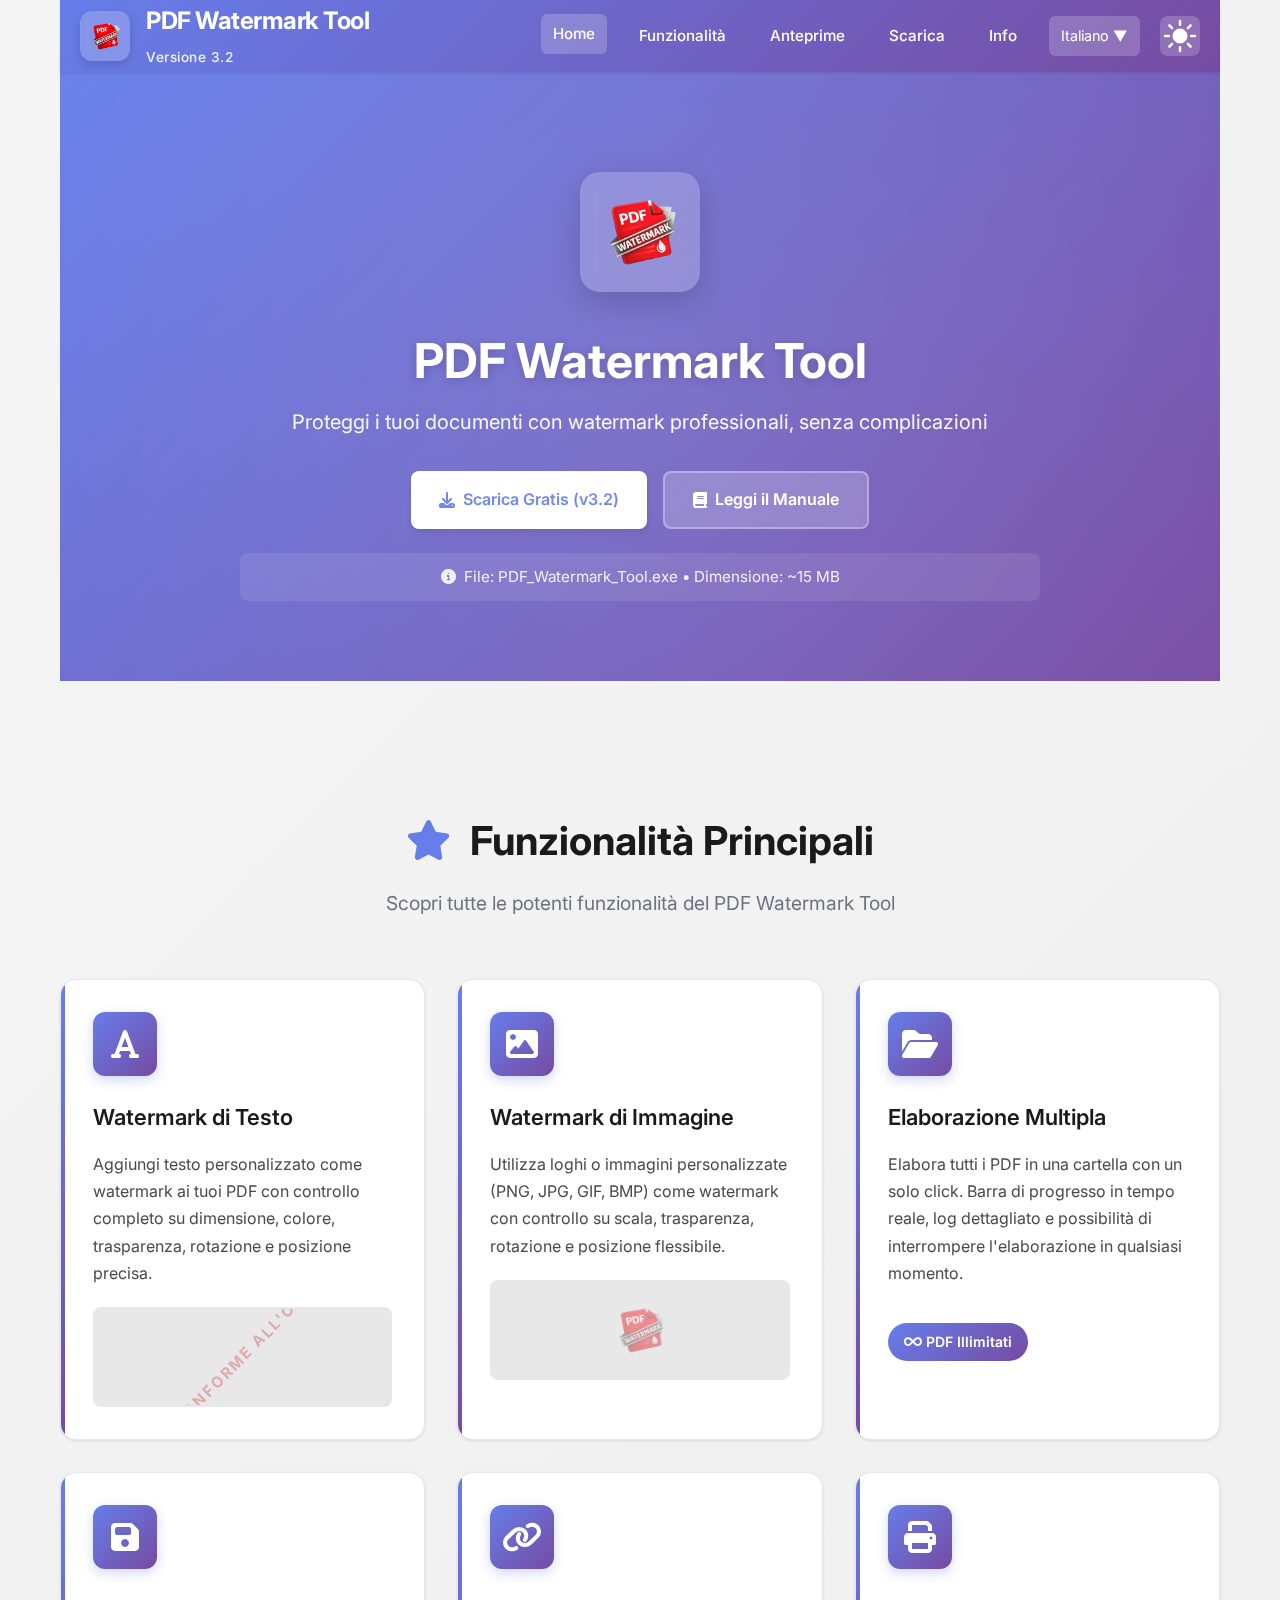
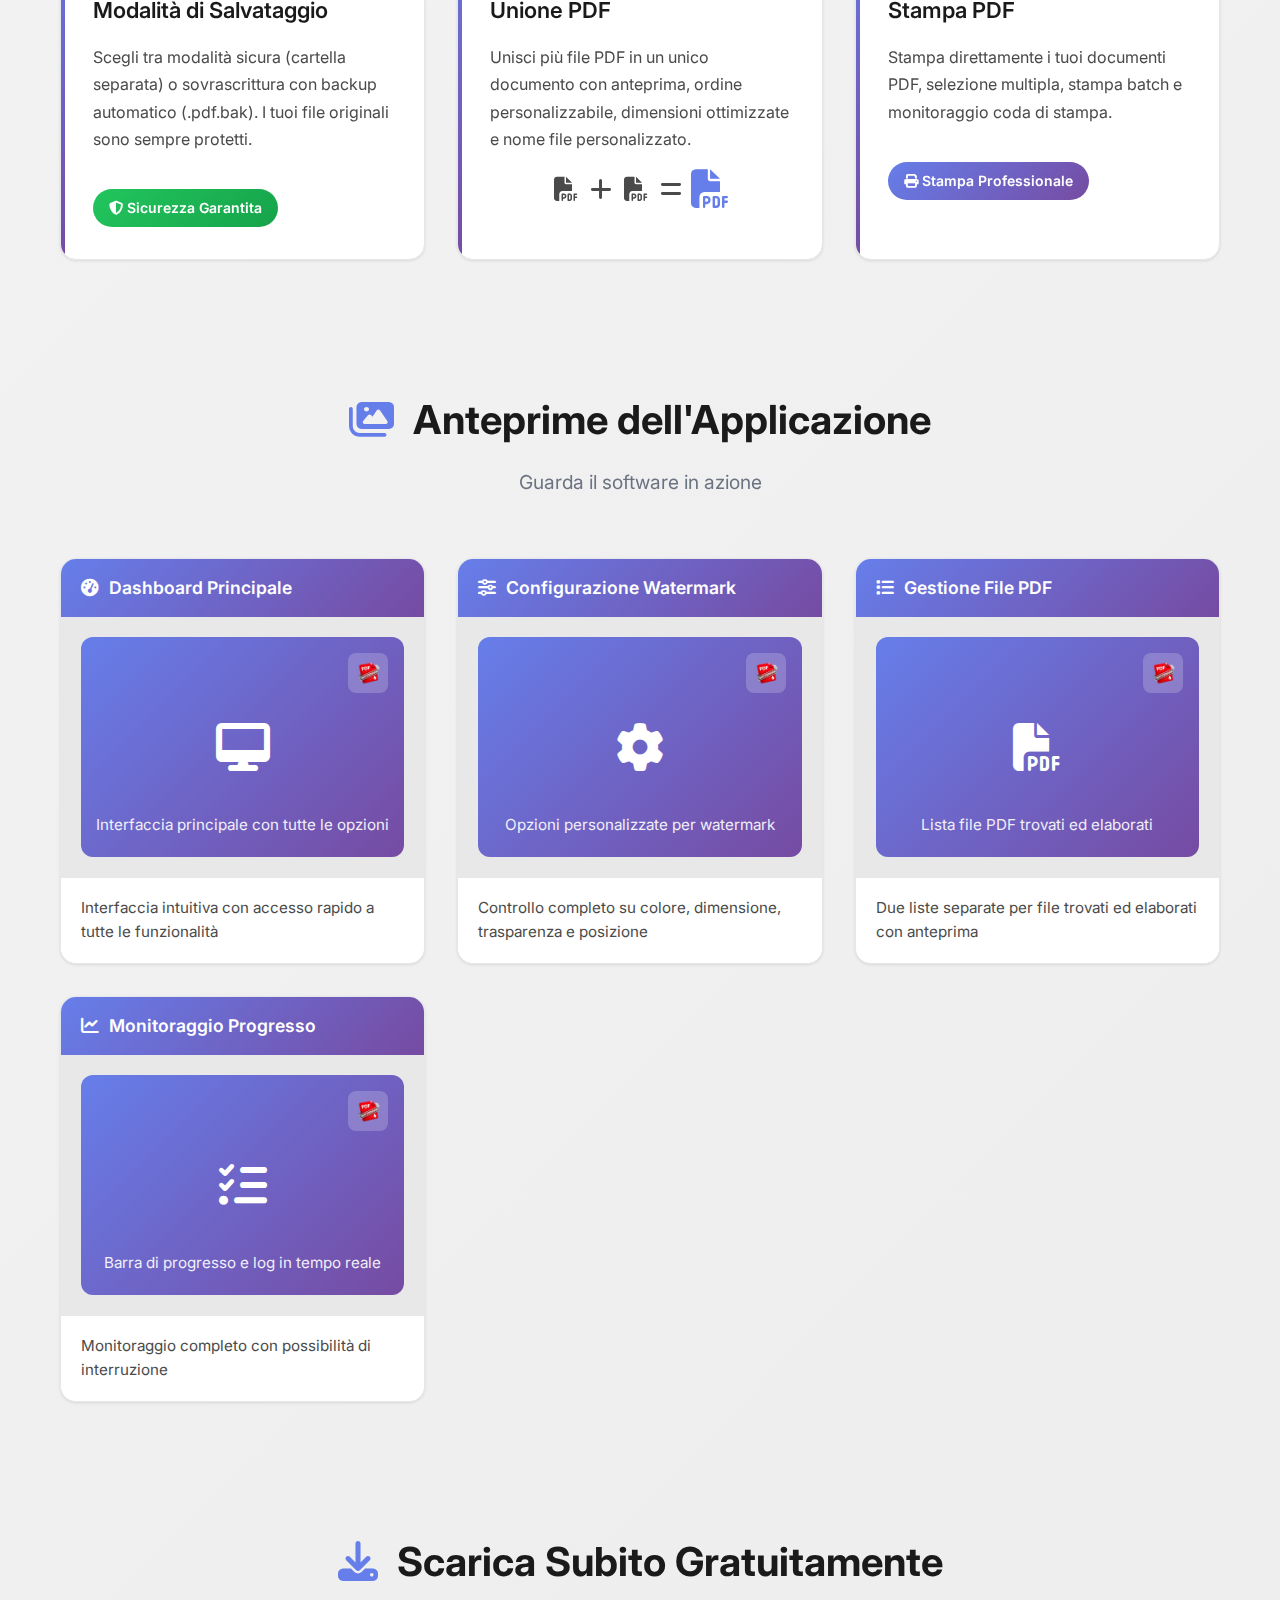
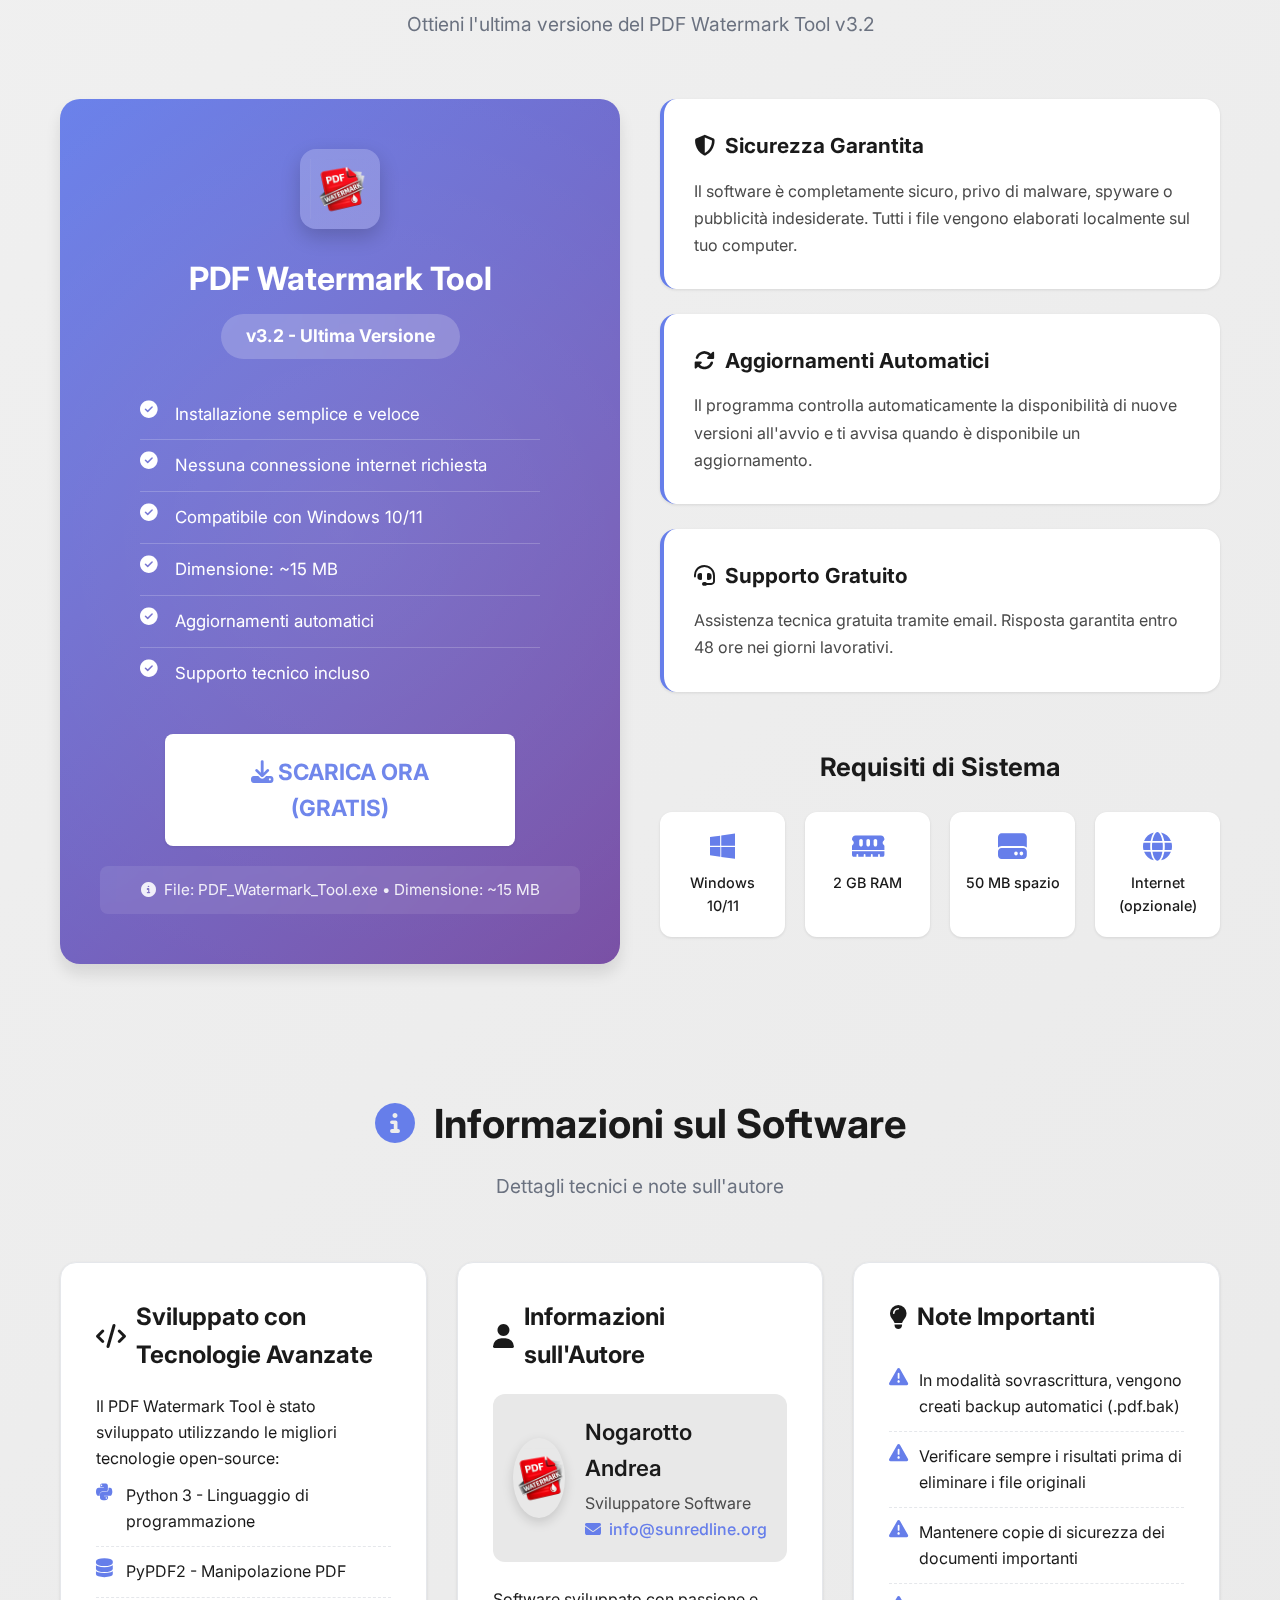
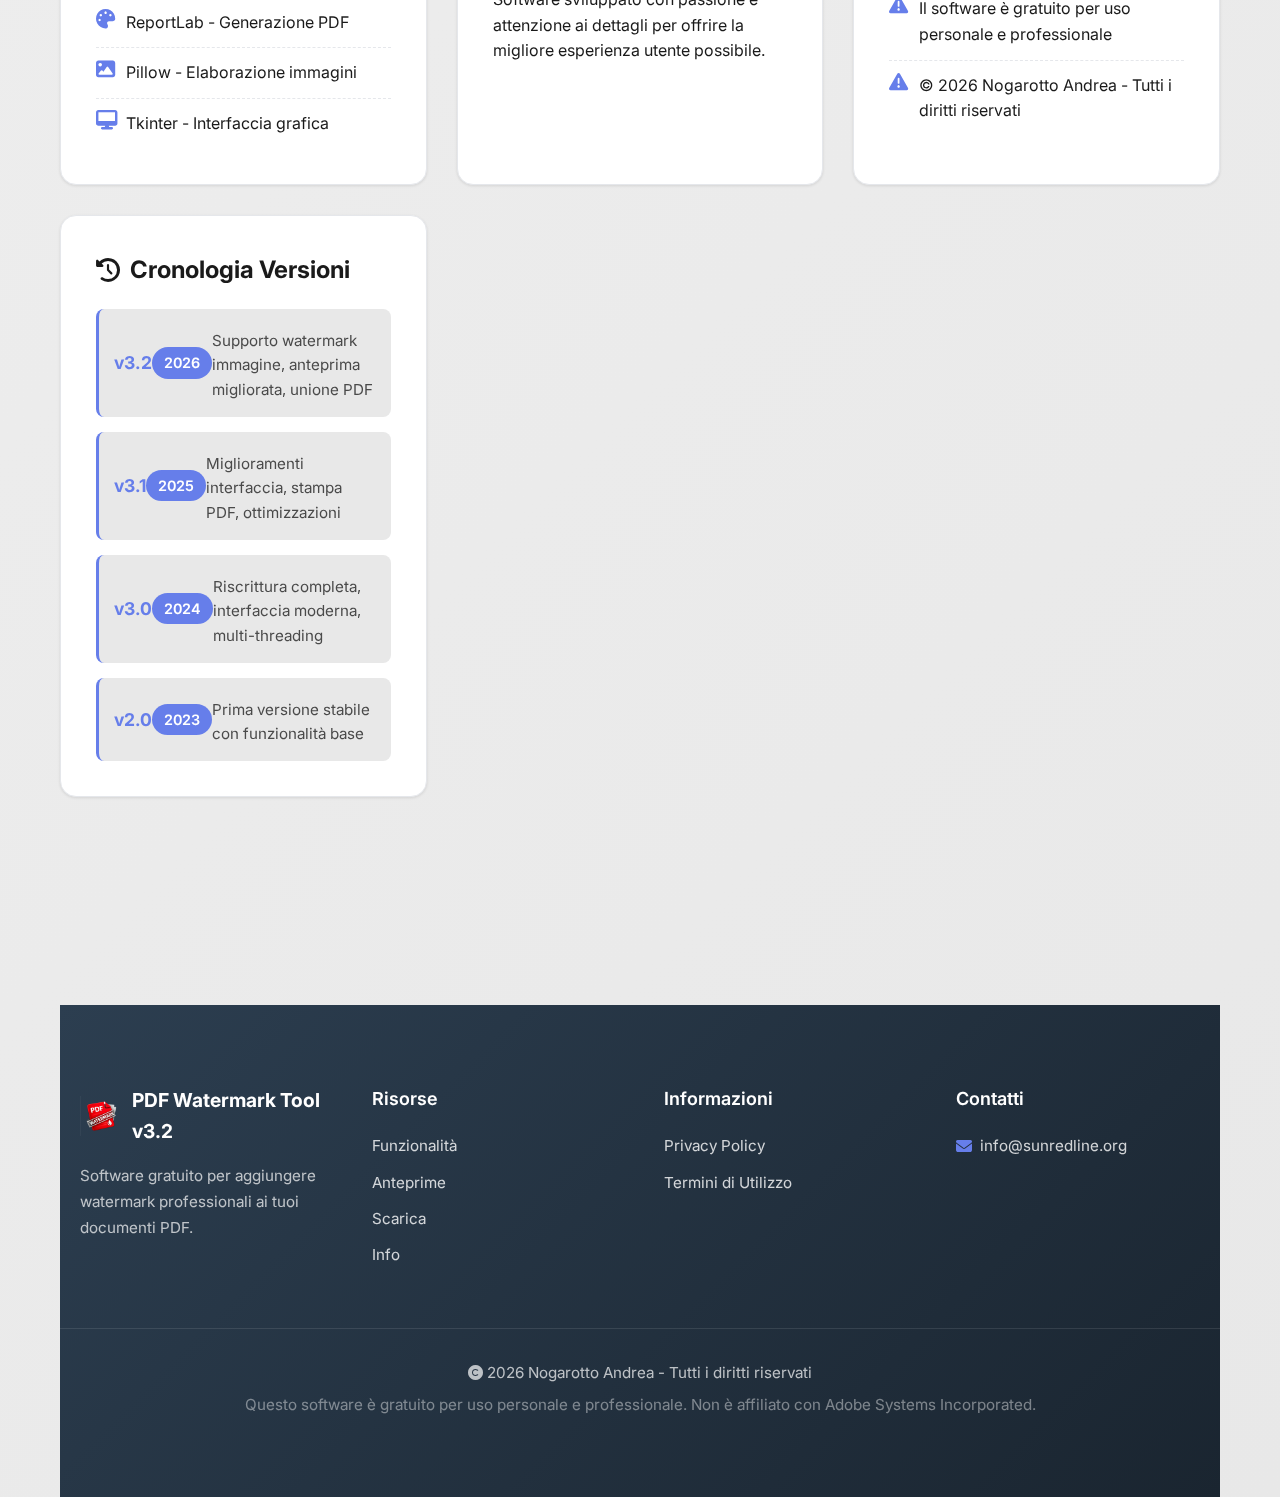
<file: index.html>
<!DOCTYPE html>
<html lang="it">
<head>
    <meta charset="UTF-8">
    <meta name="viewport" content="width=device-width, initial-scale=1.0">
    <meta name="description" content="PDF Watermark Tool - Aggiungi watermark di testo o immagini ai tuoi documenti PDF con precisione e facilità">
    <title>PDF Watermark Tool v3.2 - Italiano</title>
    <link rel="stylesheet" href="style.css">
    <link rel="stylesheet" href="https://cdnjs.cloudflare.com/ajax/libs/font-awesome/6.4.0/css/all.min.css">
    <link href="https://fonts.googleapis.com/css2?family=Inter:wght@300;400;500;600;700&display=swap" rel="stylesheet">
</head>
<body>
    <!-- BACKGROUND CON LOGO SFUMATO -->
    <div class="background-logo">
        <div class="logo-watermark"></div>
    </div>

    <div class="container">
        <!-- HEADER CON LOGO -->
        <header class="header">
            <div class="header-content">
                <a href="index.html" class="logo-container">
                    <div class="logo-wrapper">
                        <div class="logo-main">
                            <img src="logo.png" alt="PDF Watermark Tool Logo" class="logo-image">
                        </div>
                        <div class="logo-text">
                            <h1>PDF Watermark Tool</h1>
                            <span class="version">Versione 3.2</span>
                        </div>
                    </div>
                </a>

                <nav class="nav">
                    <a href="#features" class="active">Home</a>
                    <a href="#features">Funzionalità</a>
                    <a href="#screenshots">Anteprime</a>
                    <a href="#download">Scarica</a>
                    <a href="#info">Info</a>

                    <!-- Language Selector -->
                    <div class="lang-selector">
                        <div class="lang-current">
                            <span>Italiano</span>
                            <span>▼</span>
                        </div>
                        <div class="lang-dropdown">
                            <a href="../en/" data-lang="en">English</a>
                            <a href="../es/" data-lang="es">Español</a>
                            <a href="../de/" data-lang="de">Deutsch</a>
                            <a href="../fr/" data-lang="fr">Français</a>
                        </div>
                    </div>
                    <!-- Theme Toggle -->
                    <button id="theme-toggle" class="theme-toggle" aria-label="Toggle theme">
                        <svg xmlns="http://www.w3.org/2000/svg" viewBox="0 0 24 24" fill="currentColor">
                            <path d="M12 2.25a.75.75 0 01.75.75v2.25a.75.75 0 01-1.5 0V3a.75.75 0 01.75-.75zM7.5 12a4.5 4.5 0 119 0 4.5 4.5 0 01-9 0zM18.894 6.166a.75.75 0 00-1.06-1.06l-1.591 1.59a.75.75 0 101.06 1.061l1.591-1.59zM21.75 12a.75.75 0 01-.75.75h-2.25a.75.75 0 010-1.5H21a.75.75 0 01.75.75zM17.834 18.894a.75.75 0 001.06-1.06l-1.59-1.591a.75.75 0 10-1.061 1.06l1.59 1.591zM12 18a.75.75 0 01.75.75V21a.75.75 0 01-1.5 0v-2.25A.75.75 0 0112 18zM7.758 17.303a.75.75 0 00-1.061-1.06l-1.591 1.59a.75.75 0 001.06 1.061l1.591-1.59zM6 12a.75.75 0 01-.75.75H3a.75.75 0 010-1.5h2.25A.75.75 0 016 12zM6.697 7.757a.75.75 0 001.06-1.06l-1.59-1.591a.75.75 0 00-1.061 1.06l1.59 1.591z"/>
                        </svg>
                    </button>
                </nav>
            </div>
        </header>

        <!-- HERO SECTION CON LOGO PROMINENTE -->
        <section class="hero hero-with-bg">
            <div class="hero-content">
                <div class="hero-logo">
                    <img src="logo.png" alt="PDF Watermark Tool Logo" class="hero-logo-image">
                </div>
                <h1>PDF Watermark Tool</h1>
                <p>Proteggi i tuoi documenti con watermark professionali, senza complicazioni</p>
                <div class="hero-buttons">
                    <a href="https://www.sunredline.org/Pubblica/PDF_Watermark/PDF_Watermark_Tool.exe" 
                       download 
                       class="btn btn-primary">
                        <i class="fas fa-download"></i> Scarica Gratis (v3.2)
                    </a>
                    <a href="#manual" class="btn btn-secondary">
                        <i class="fas fa-book"></i> Leggi il Manuale
                    </a>
                </div>
                <div class="file-info">
                    <i class="fas fa-info-circle"></i>
                    <span>File: PDF_Watermark_Tool.exe • Dimensione: ~15 MB</span>
                </div>
            </div>
        </section>

        <!-- MAIN CONTENT -->
        <div class="main-content">
            <!-- FEATURES SECTION -->
            <section id="features">
                <div class="section-title">
                    <h2><i class="fas fa-star"></i> Funzionalità Principali</h2>
                    <p>Scopri tutte le potenti funzionalità del PDF Watermark Tool</p>
                </div>

                <div class="features-grid">
                    <!-- Watermark Testo -->
                    <div class="feature-card">
                        <div class="feature-icon">
                            <i class="fas fa-font"></i>
                        </div>
                        <h3>Watermark di Testo</h3>
                        <p>Aggiungi testo personalizzato come watermark ai tuoi PDF con controllo completo su dimensione, colore, trasparenza, rotazione e posizione precisa.</p>
                        <div class="feature-preview text-watermark">
                            <span>COPIA CONFORME ALL'ORIGINALE</span>
                        </div>
                    </div>

                    <!-- Watermark Immagine -->
                    <div class="feature-card">
                        <div class="feature-icon">
                            <i class="fas fa-image"></i>
                        </div>
                        <h3>Watermark di Immagine</h3>
                        <p>Utilizza loghi o immagini personalizzate (PNG, JPG, GIF, BMP) come watermark con controllo su scala, trasparenza, rotazione e posizione flessibile.</p>
                        <div class="feature-preview image-watermark">
                            <div class="logo-placeholder">
                                <img src="logo.png" alt="Logo" class="preview-logo">
                            </div>
                        </div>
                    </div>

                    <!-- Elaborazione Multipla -->
                    <div class="feature-card">
                        <div class="feature-icon">
                            <i class="fas fa-folder-open"></i>
                        </div>
                        <h3>Elaborazione Multipla</h3>
                        <p>Elabora tutti i PDF in una cartella con un solo click. Barra di progresso in tempo reale, log dettagliato e possibilità di interrompere l'elaborazione in qualsiasi momento.</p>
                        <div class="feature-badge">
                            <i class="fas fa-infinity"></i> PDF Illimitati
                        </div>
                    </div>

                    <!-- Modalità Salvataggio -->
                    <div class="feature-card">
                        <div class="feature-icon">
                            <i class="fas fa-save"></i>
                        </div>
                        <h3>Modalità di Salvataggio</h3>
                        <p>Scegli tra modalità sicura (cartella separata) o sovrascrittura con backup automatico (.pdf.bak). I tuoi file originali sono sempre protetti.</p>
                        <div class="feature-badge security">
                            <i class="fas fa-shield-alt"></i> Sicurezza Garantita
                        </div>
                    </div>

                    <!-- Unione PDF -->
                    <div class="feature-card">
                        <div class="feature-icon">
                            <i class="fas fa-link"></i>
                        </div>
                        <h3>Unione PDF</h3>
                        <p>Unisci più file PDF in un unico documento con anteprima, ordine personalizzabile, dimensioni ottimizzate e nome file personalizzato.</p>
                        <div class="merge-preview">
                            <i class="fas fa-file-pdf"></i>
                            <i class="fas fa-plus"></i>
                            <i class="fas fa-file-pdf"></i>
                            <i class="fas fa-equals"></i>
                            <i class="fas fa-file-pdf merged"></i>
                        </div>
                    </div>

                    <!-- Stampa PDF -->
                    <div class="feature-card">
                        <div class="feature-icon">
                            <i class="fas fa-print"></i>
                        </div>
                        <h3>Stampa PDF</h3>
                        <p>Stampa direttamente i tuoi documenti PDF, selezione multipla, stampa batch e monitoraggio coda di stampa.</p>
                        <div class="feature-badge">
                            <i class="fas fa-print"></i> Stampa Professionale
                        </div>
                    </div>
                </div>
            </section>

            <!-- SCREENSHOTS SECTION -->
            <section id="screenshots">
                <div class="section-title">
                    <h2><i class="fas fa-images"></i> Anteprime dell'Applicazione</h2>
                    <p>Guarda il software in azione</p>
                </div>

                <div class="screenshots-grid">
                    <div class="screenshot-card">
                        <div class="screenshot-header">
                            <i class="fas fa-tachometer-alt"></i> Dashboard Principale
                        </div>
                        <div class="screenshot-body">
                            <div class="screenshot-img">
                                <div class="screenshot-placeholder">
                                    <div class="placeholder-logo">
                                        <img src="logo.png" alt="Logo">
                                    </div>
                                    <i class="fas fa-desktop"></i>
                                    <div class="placeholder-text">Interfaccia principale con tutte le opzioni</div>
                                </div>
                            </div>
                        </div>
                        <div class="screenshot-footer">
                            <p>Interfaccia intuitiva con accesso rapido a tutte le funzionalità</p>
                        </div>
                    </div>

                    <div class="screenshot-card">
                        <div class="screenshot-header">
                            <i class="fas fa-sliders-h"></i> Configurazione Watermark
                        </div>
                        <div class="screenshot-body">
                            <div class="screenshot-img">
                                <div class="screenshot-placeholder">
                                    <div class="placeholder-logo">
                                        <img src="logo.png" alt="Logo">
                                    </div>
                                    <i class="fas fa-cog"></i>
                                    <div class="placeholder-text">Opzioni personalizzate per watermark</div>
                                </div>
                            </div>
                        </div>
                        <div class="screenshot-footer">
                            <p>Controllo completo su colore, dimensione, trasparenza e posizione</p>
                        </div>
                    </div>

                    <div class="screenshot-card">
                        <div class="screenshot-header">
                            <i class="fas fa-list"></i> Gestione File PDF
                        </div>
                        <div class="screenshot-body">
                            <div class="screenshot-img">
                                <div class="screenshot-placeholder">
                                    <div class="placeholder-logo">
                                        <img src="logo.png" alt="Logo">
                                    </div>
                                    <i class="fas fa-file-pdf"></i>
                                    <div class="placeholder-text">Lista file PDF trovati ed elaborati</div>
                                </div>
                            </div>
                        </div>
                        <div class="screenshot-footer">
                            <p>Due liste separate per file trovati ed elaborati con anteprima</p>
                        </div>
                    </div>

                    <div class="screenshot-card">
                        <div class="screenshot-header">
                            <i class="fas fa-chart-line"></i> Monitoraggio Progresso
                        </div>
                        <div class="screenshot-body">
                            <div class="screenshot-img">
                                <div class="screenshot-placeholder">
                                    <div class="placeholder-logo">
                                        <img src="logo.png" alt="Logo">
                                    </div>
                                    <i class="fas fa-tasks"></i>
                                    <div class="placeholder-text">Barra di progresso e log in tempo reale</div>
                                </div>
                            </div>
                        </div>
                        <div class="screenshot-footer">
                            <p>Monitoraggio completo con possibilità di interruzione</p>
                        </div>
                    </div>
                </div>
            </section>

            <!-- DOWNLOAD SECTION -->
            <section id="download">
                <div class="section-title">
                    <h2><i class="fas fa-download"></i> Scarica Subito Gratuitamente</h2>
                    <p>Ottieni l'ultima versione del PDF Watermark Tool v3.2</p>
                </div>

                <div class="download-grid">
                    <div class="download-card">
                        <div class="download-logo">
                            <img src="logo.png" alt="PDF Watermark Tool Logo">
                        </div>
                        <h3>PDF Watermark Tool</h3>
                        <div class="version-badge">v3.2 - Ultima Versione</div>
                        
                        <ul class="download-features">
                            <li><i class="fas fa-check-circle"></i> Installazione semplice e veloce</li>
                            <li><i class="fas fa-check-circle"></i> Nessuna connessione internet richiesta</li>
                            <li><i class="fas fa-check-circle"></i> Compatibile con Windows 10/11</li>
                            <li><i class="fas fa-check-circle"></i> Dimensione: ~15 MB</li>
                            <li><i class="fas fa-check-circle"></i> Aggiornamenti automatici</li>
                            <li><i class="fas fa-check-circle"></i> Supporto tecnico incluso</li>
                        </ul>

                        <a href="https://www.sunredline.org/Pubblica/PDF_Watermark/PDF_Watermark_Tool.exe" 
                           download 
                           class="btn btn-download btn-xl"
                           onclick="trackDownload()">
                            <i class="fas fa-download"></i> SCARICA ORA (GRATIS)
                        </a>

                        <div class="file-info">
                            <i class="fas fa-info-circle"></i>
                            <span>File: PDF_Watermark_Tool.exe • Dimensione: ~15 MB</span>
                        </div>
                    </div>

                    <div class="download-info">
                        <div class="info-card">
                            <h4><i class="fas fa-shield-alt"></i> Sicurezza Garantita</h4>
                            <p>Il software è completamente sicuro, privo di malware, spyware o pubblicità indesiderate. Tutti i file vengono elaborati localmente sul tuo computer.</p>
                        </div>

                        <div class="info-card">
                            <h4><i class="fas fa-sync-alt"></i> Aggiornamenti Automatici</h4>
                            <p>Il programma controlla automaticamente la disponibilità di nuove versioni all'avvio e ti avvisa quando è disponibile un aggiornamento.</p>
                        </div>

                        <div class="info-card">
                            <h4><i class="fas fa-headset"></i> Supporto Gratuito</h4>
                            <p>Assistenza tecnica gratuita tramite email. Risposta garantita entro 48 ore nei giorni lavorativi.</p>
                        </div>

                        <div class="requirements">
                            <h3>Requisiti di Sistema</h3>
                            <div class="requirements-grid">
                                <div class="requirement-item">
                                    <i class="fab fa-windows"></i>
                                    <span>Windows 10/11</span>
                                </div>
                                <div class="requirement-item">
                                    <i class="fas fa-memory"></i>
                                    <span>2 GB RAM</span>
                                </div>
                                <div class="requirement-item">
                                    <i class="fas fa-hdd"></i>
                                    <span>50 MB spazio</span>
                                </div>
                                <div class="requirement-item">
                                    <i class="fas fa-globe"></i>
                                    <span>Internet (opzionale)</span>
                                </div>
                            </div>
                        </div>
                    </div>
                </div>
            </section>

            <!-- INFO SECTION -->
            <section id="info">
                <div class="section-title">
                    <h2><i class="fas fa-info-circle"></i> Informazioni sul Software</h2>
                    <p>Dettagli tecnici e note sull'autore</p>
                </div>

                <div class="info-grid">
                    <div class="info-box">
                        <h3><i class="fas fa-code"></i> Sviluppato con Tecnologie Avanzate</h3>
                        <p>Il PDF Watermark Tool è stato sviluppato utilizzando le migliori tecnologie open-source:</p>
                        <ul class="tech-list">
                            <li><i class="fab fa-python"></i> Python 3 - Linguaggio di programmazione</li>
                            <li><i class="fas fa-database"></i> PyPDF2 - Manipolazione PDF</li>
                            <li><i class="fas fa-palette"></i> ReportLab - Generazione PDF</li>
                            <li><i class="fas fa-image"></i> Pillow - Elaborazione immagini</li>
                            <li><i class="fas fa-desktop"></i> Tkinter - Interfaccia grafica</li>
                        </ul>
                    </div>

                    <div class="info-box">
                        <h3><i class="fas fa-user"></i> Informazioni sull'Autore</h3>
                        <div class="author-card">
                            <div class="author-avatar">
                                <img src="logo.png" alt="Logo">
                            </div>
                            <div class="author-info">
                                <h4>Nogarotto Andrea</h4>
                                <p>Sviluppatore Software</p>
                                <div class="author-contact">
                                    <a href="mailto:info@sunredline.org">
                                        <i class="fas fa-envelope"></i> info@sunredline.org
                                    </a>
                                </div>
                            </div>
                        </div>
                        <p>Software sviluppato con passione e attenzione ai dettagli per offrire la migliore esperienza utente possibile.</p>
                    </div>

                    <div class="info-box">
                        <h3><i class="fas fa-lightbulb"></i> Note Importanti</h3>
                        <ul class="notes-list">
                            <li><i class="fas fa-exclamation-triangle"></i> In modalità sovrascrittura, vengono creati backup automatici (.pdf.bak)</li>
                            <li><i class="fas fa-exclamation-triangle"></i> Verificare sempre i risultati prima di eliminare i file originali</li>
                            <li><i class="fas fa-exclamation-triangle"></i> Mantenere copie di sicurezza dei documenti importanti</li>
                            <li><i class="fas fa-exclamation-triangle"></i> Il software è gratuito per uso personale e professionale</li>
                            <li><i class="fas fa-exclamation-triangle"></i> © 2026 Nogarotto Andrea - Tutti i diritti riservati</li>
                        </ul>
                    </div>

                    <div class="info-box">
                        <h3><i class="fas fa-history"></i> Cronologia Versioni</h3>
                        <div class="version-history">
                            <div class="version-item">
                                <span class="version-number">v3.2</span>
                                <span class="version-date">2026</span>
                                <p>Supporto watermark immagine, anteprima migliorata, unione PDF</p>
                            </div>
                            <div class="version-item">
                                <span class="version-number">v3.1</span>
                                <span class="version-date">2025</span>
                                <p>Miglioramenti interfaccia, stampa PDF, ottimizzazioni</p>
                            </div>
                            <div class="version-item">
                                <span class="version-number">v3.0</span>
                                <span class="version-date">2024</span>
                                <p>Riscrittura completa, interfaccia moderna, multi-threading</p>
                            </div>
                            <div class="version-item">
                                <span class="version-number">v2.0</span>
                                <span class="version-date">2023</span>
                                <p>Prima versione stabile con funzionalità base</p>
                            </div>
                        </div>
                    </div>
                </div>
            </section>
        </div>

        <!-- FOOTER CON LOGO -->
        <footer class="footer">
            <div class="footer-content">
                <div class="footer-logo-section">
                    <div class="footer-logo">
                        <img src="logo.png" alt="PDF Watermark Tool Logo">
                        <span>PDF Watermark Tool v3.2</span>
                    </div>
                    <p>Software gratuito per aggiungere watermark professionali ai tuoi documenti PDF.</p>
                </div>

                <div class="footer-section">
                    <h3>Risorse</h3>
                    <ul>
                        <li><a href="#features">Funzionalità</a></li>
                        <li><a href="#screenshots">Anteprime</a></li>
                        <li><a href="#download">Scarica</a></li>
                        <li><a href="#info">Info</a></li>
                    </ul>
                </div>

                <div class="footer-section">
                    <h3>Informazioni</h3>
                    <ul>
                        <li><a href="privacy.html">Privacy Policy</a></li>
                        <li><a href="terms.html">Termini di Utilizzo</a></li>
                    </ul>
                </div>

                <div class="footer-section">
                    <h3>Contatti</h3>
                    <ul>
                        <li><a href="mailto:info@sunredline.org"><i class="fas fa-envelope"></i> info@sunredline.org</a></li>
                    </ul>
                </div>
            </div>

            <div class="footer-bottom">
                <p>
                    <i class="fas fa-copyright"></i> 2026 Nogarotto Andrea - Tutti i diritti riservati
                </p>
                <p class="footer-disclaimer">
                    Questo software è gratuito per uso personale e professionale. 
                    Non è affiliato con Adobe Systems Incorporated.
                </p>
            </div>
        </footer>
    </div>

    <!-- SCROLL TO TOP BUTTON -->
    <button class="scroll-to-top" onclick="scrollToTop()">
        <i class="fas fa-arrow-up"></i>
    </button>

    <script>
        // Funzione per tracciare il download
        function trackDownload() {
            console.log('Download avviato - PDF Watermark Tool v3.2');
            alert('✅ Download avviato!\n\nIl file verrà scaricato nella cartella Downloads.\n\nDopo il download, esegui il file .exe per installare il software.');
        }

        // Funzione per lo scroll to top
        function scrollToTop() {
            window.scrollTo({
                top: 0,
                behavior: 'smooth'
            });
        }

        // Mostra/nascondi pulsante scroll to top
        window.addEventListener('scroll', function() {
            const scrollButton = document.querySelector('.scroll-to-top');
            if (window.scrollY > 300) {
                scrollButton.style.opacity = '1';
                scrollButton.style.transform = 'translateY(0)';
            } else {
                scrollButton.style.opacity = '0';
                scrollButton.style.transform = 'translateY(20px)';
            }
        });

        // Smooth scroll per i link di navigazione
        document.querySelectorAll('a[href^="#"]').forEach(anchor => {
            anchor.addEventListener('click', function (e) {
                e.preventDefault();
                const target = document.querySelector(this.getAttribute('href'));
                if (target) {
                    window.scrollTo({
                        top: target.offsetTop - 80,
                        behavior: 'smooth'
                    });
                }
            });
        });

        // Theme Toggle
        const themeToggle = document.getElementById('theme-toggle');
        const body = document.body;

        // Check for saved theme preference or respect OS preference
        const savedTheme = localStorage.getItem('pdfwatermark-theme');
        const prefersDarkScheme = window.matchMedia('(prefers-color-scheme: dark)');

        if (savedTheme === 'dark' || (!savedTheme && prefersDarkScheme.matches)) {
            body.classList.add('dark-mode');
        }

        themeToggle.addEventListener('click', () => {
            body.classList.toggle('dark-mode');
            const isDarkMode = body.classList.contains('dark-mode');
            localStorage.setItem('pdfwatermark-theme', isDarkMode ? 'dark' : 'light');
        });

        // Language Selector
        const langCurrent = document.querySelector('.lang-current');
        const langDropdown = document.querySelector('.lang-dropdown');

        langCurrent.addEventListener('click', (e) => {
            e.stopPropagation();
            langDropdown.classList.toggle('active');
        });

        document.addEventListener('click', () => {
            langDropdown.classList.remove('active');
        });

        // Close dropdown when clicking outside
        document.addEventListener('click', function(event) {
            const langSelector = document.querySelector('.lang-selector');
            if (!langSelector.contains(event.target)) {
                langDropdown.classList.remove('active');
            }
        });

        // Animazione al caricamento della pagina
        window.addEventListener('load', function() {
            document.body.style.opacity = '0';
            setTimeout(() => {
                document.body.style.transition = 'opacity 0.8s ease';
                document.body.style.opacity = '1';
            }, 100);
        });
    </script>
</body>
</html>
</file>
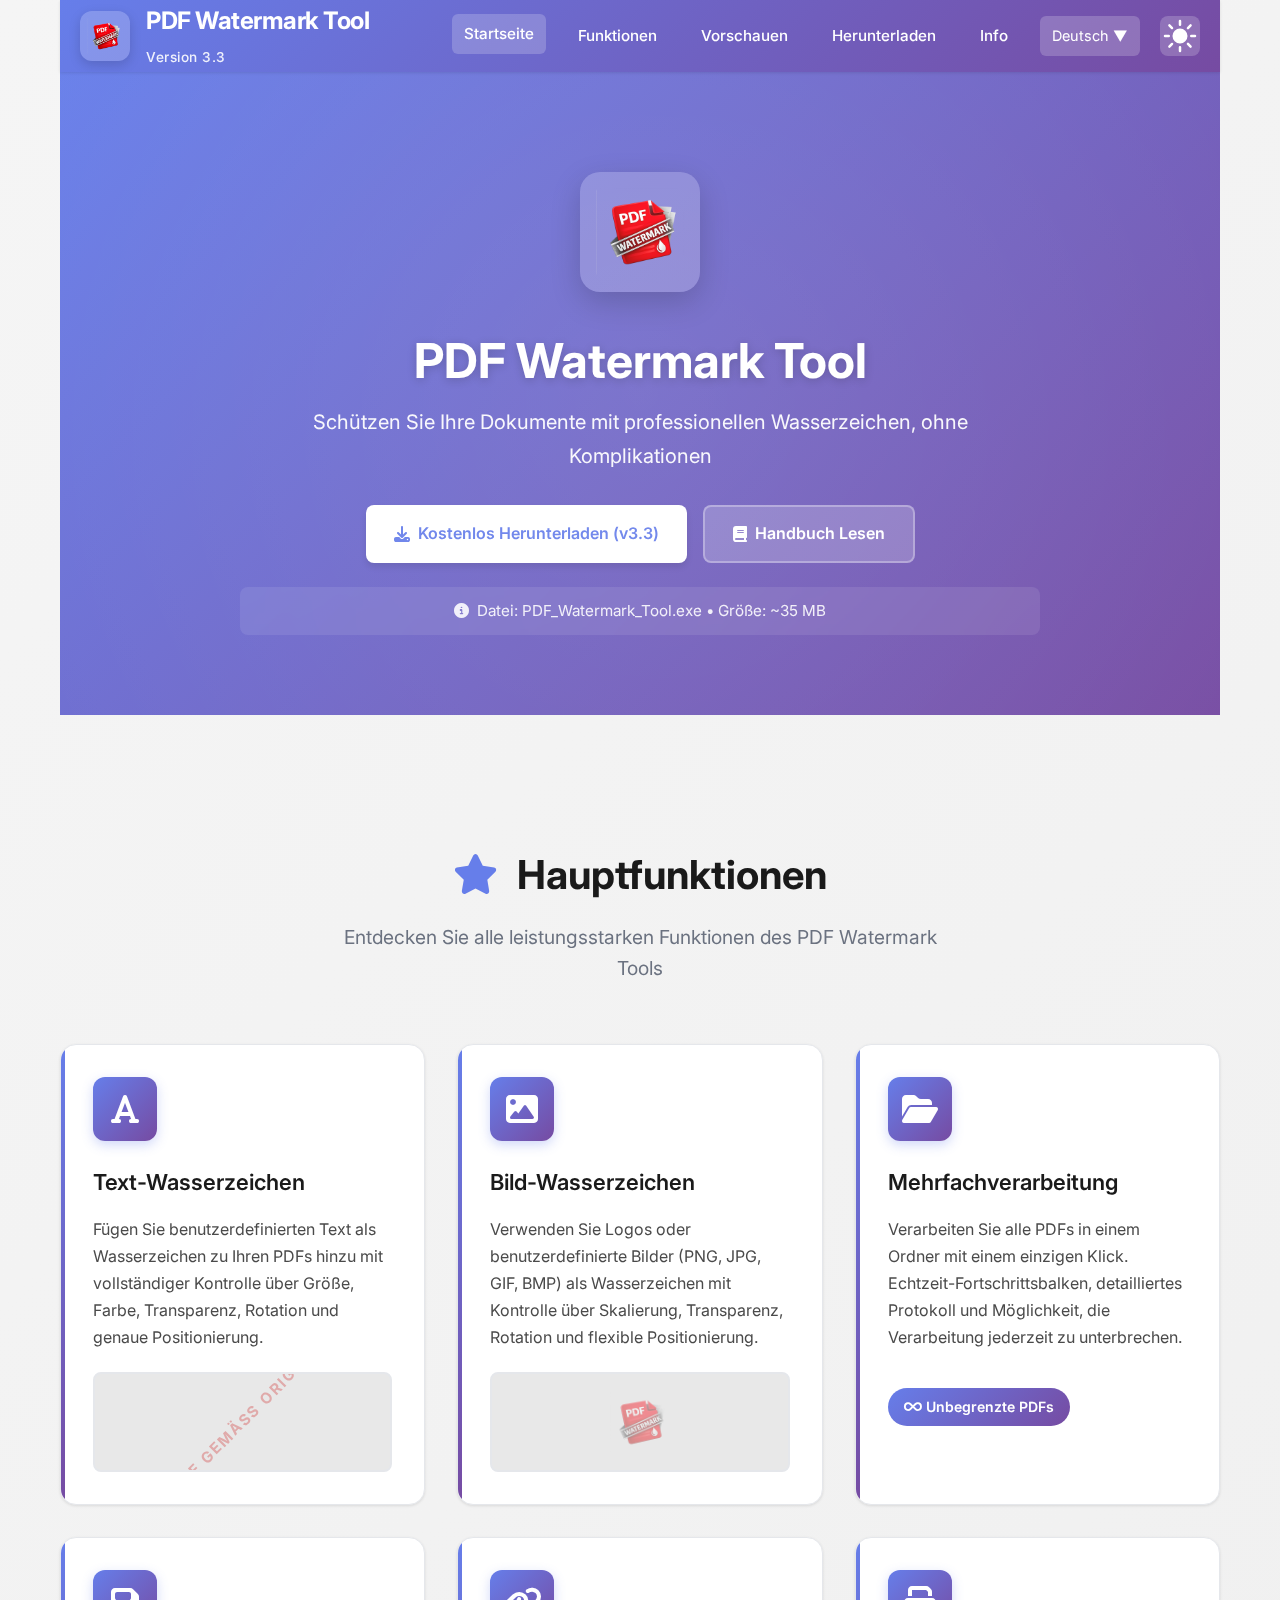
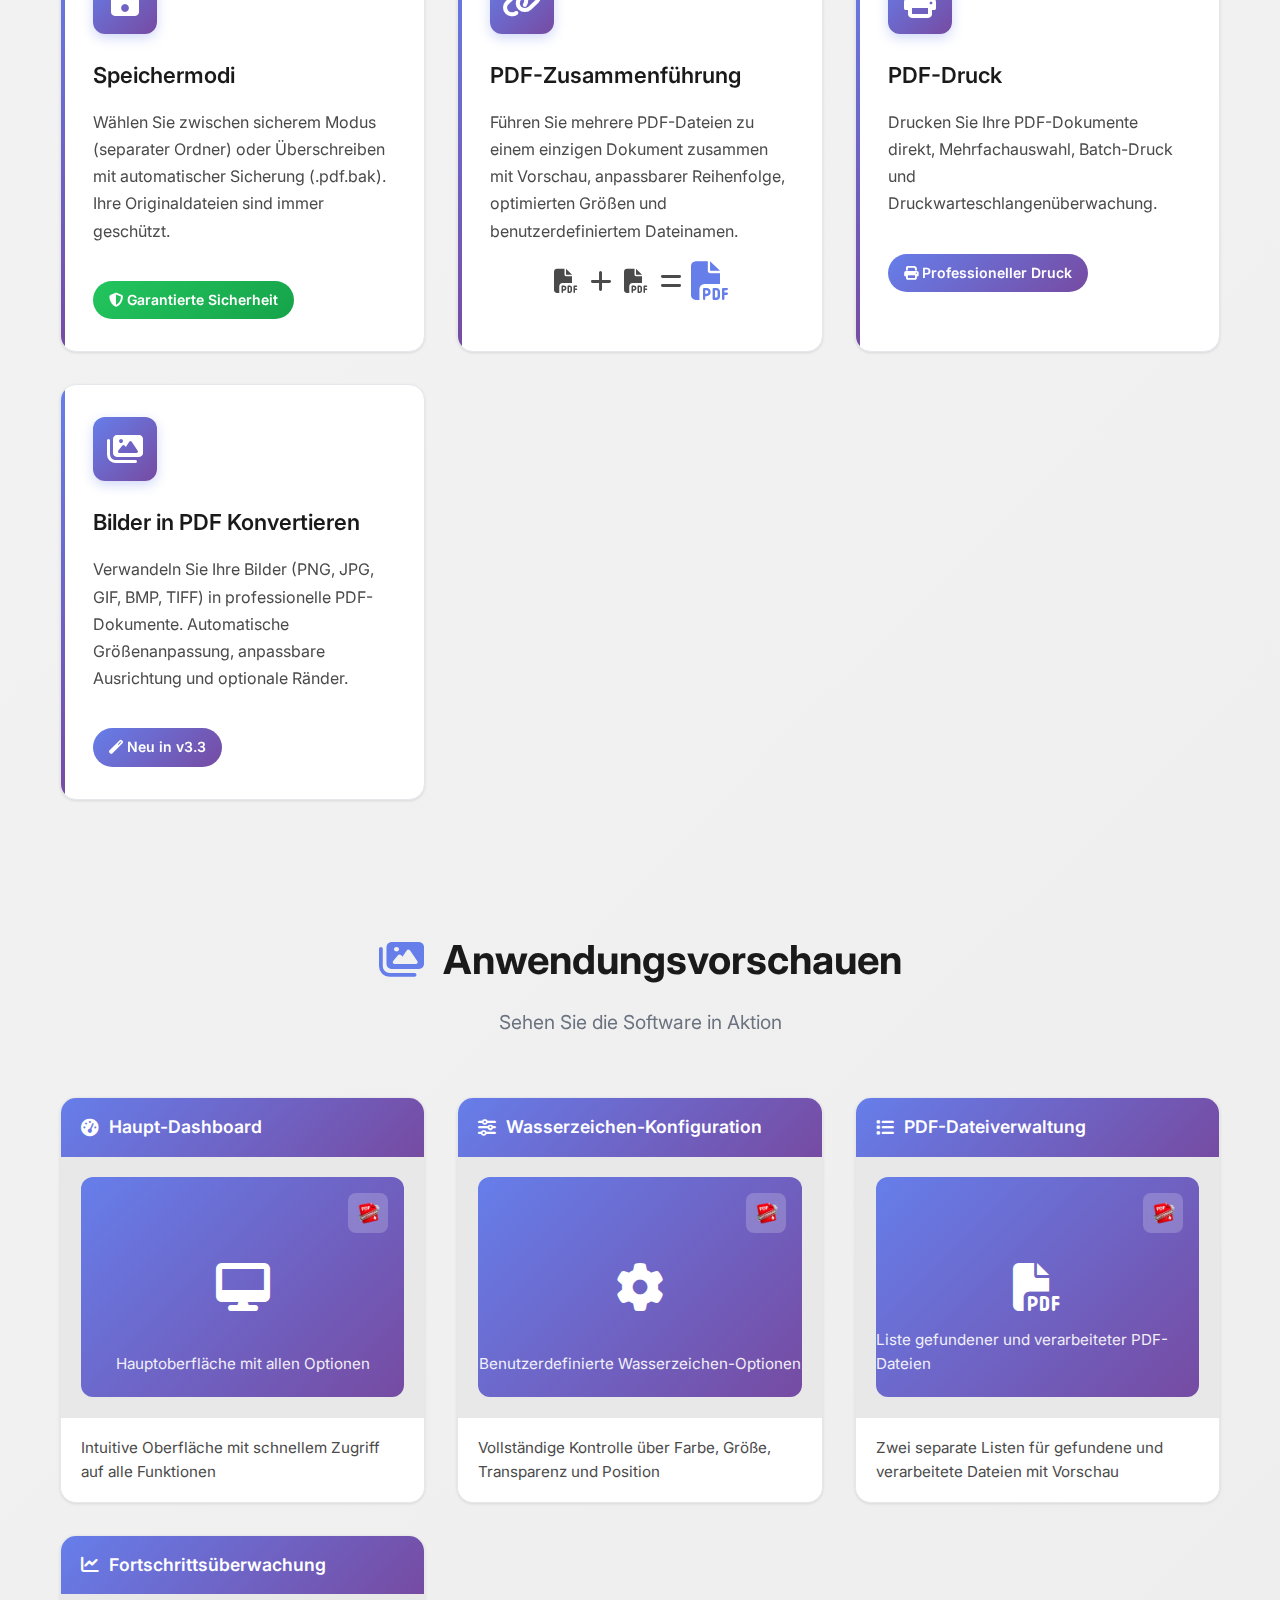
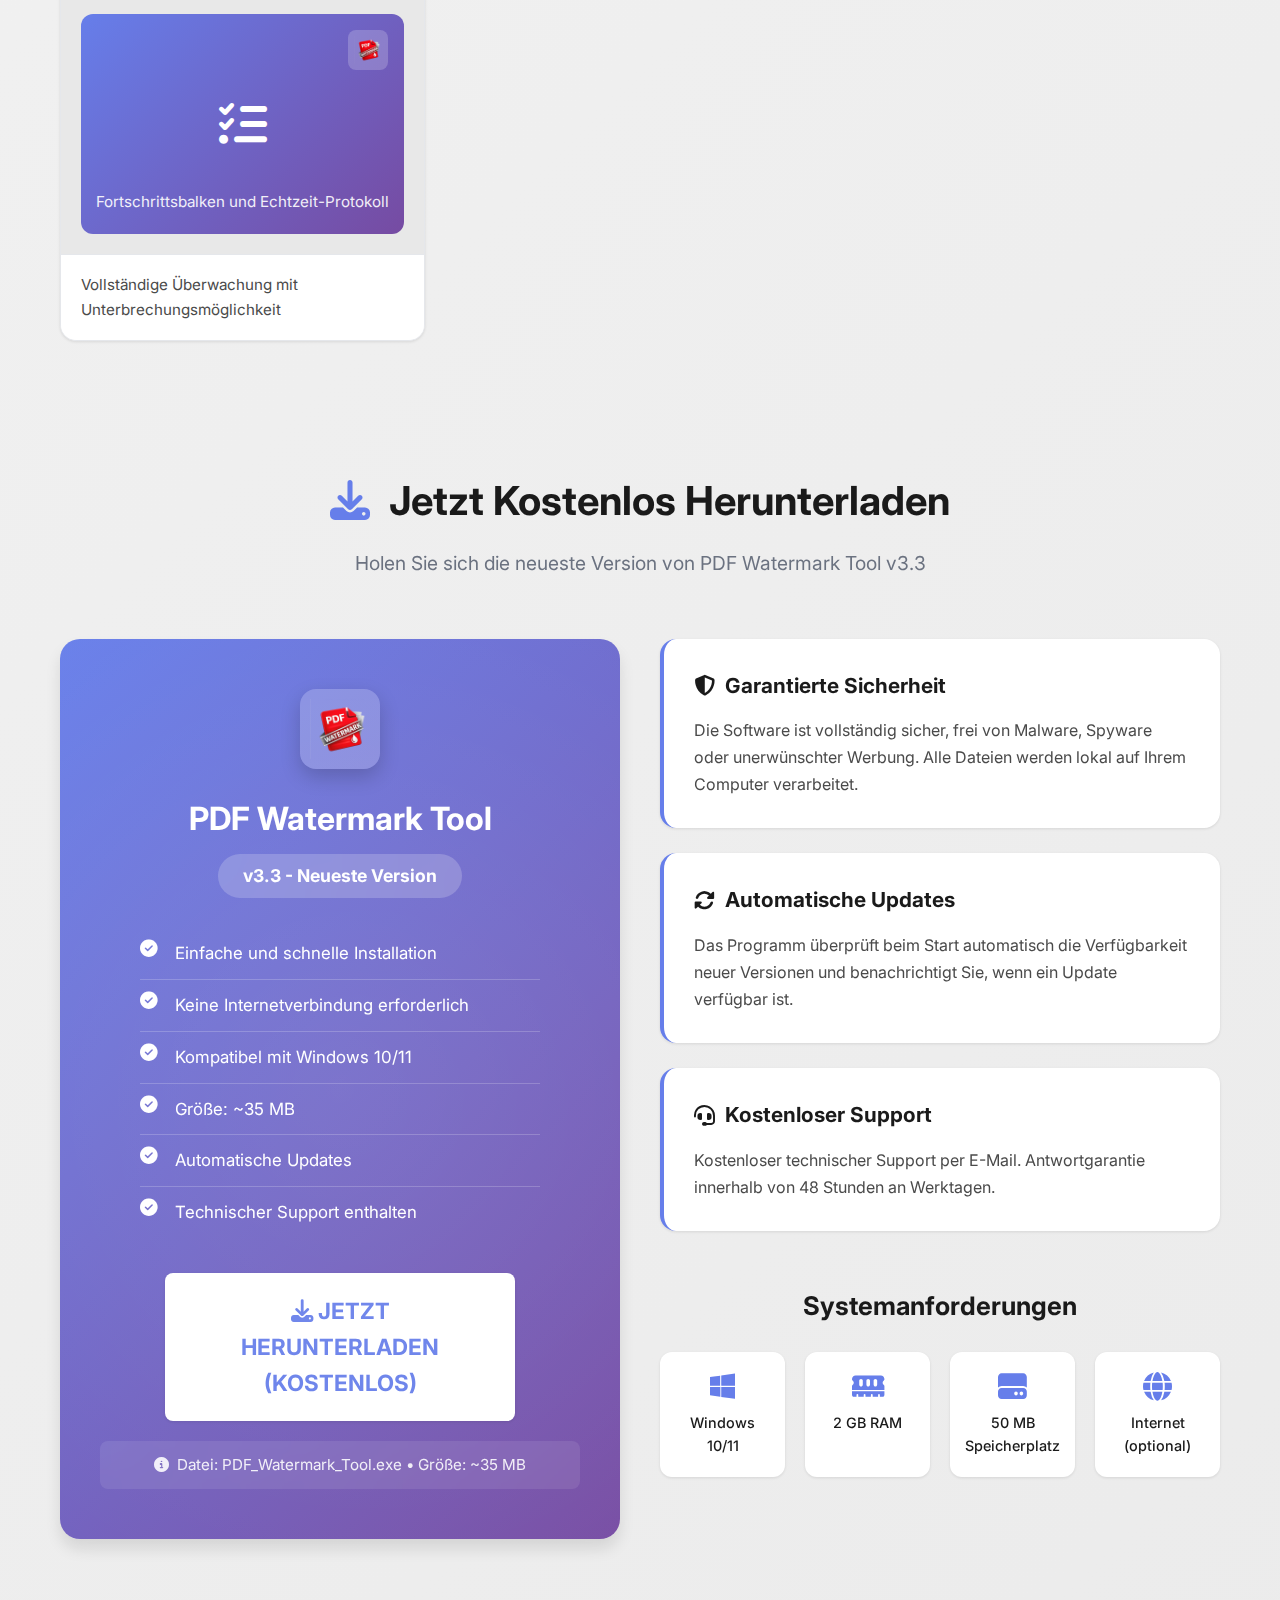
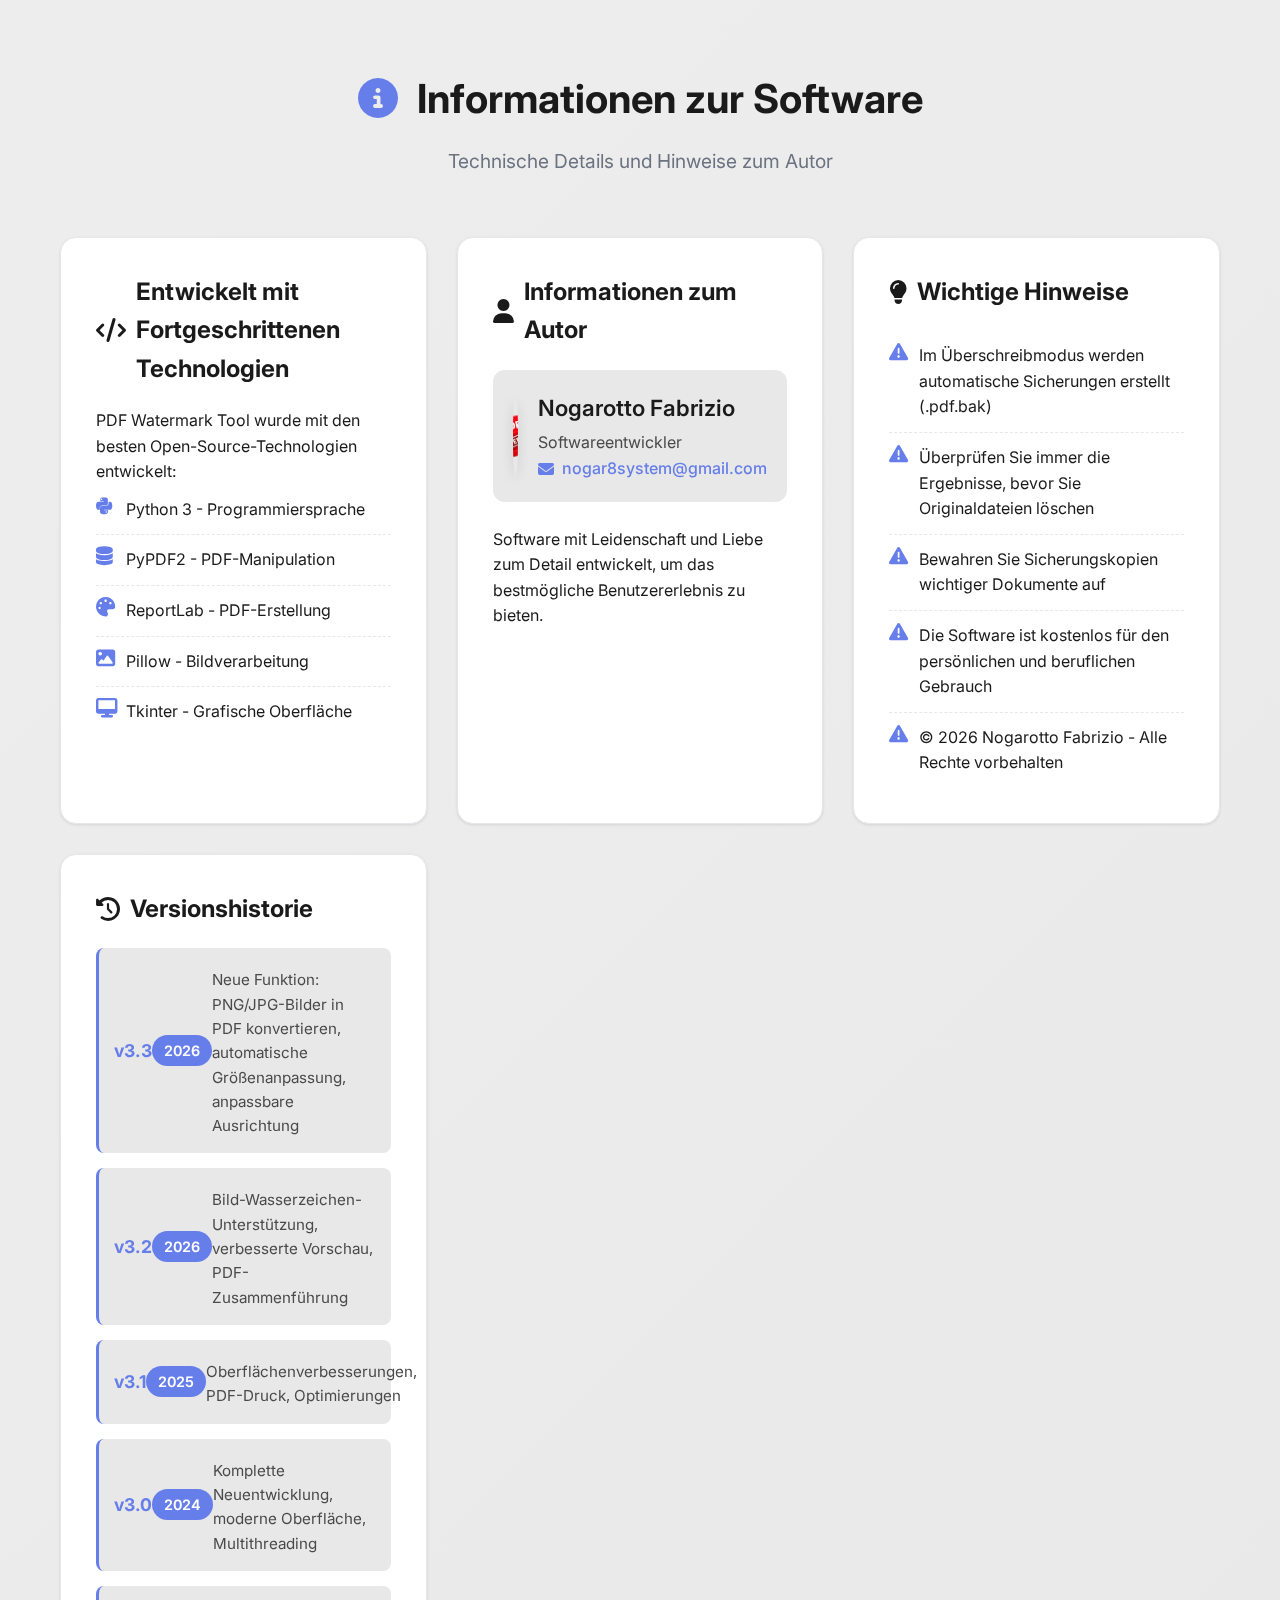
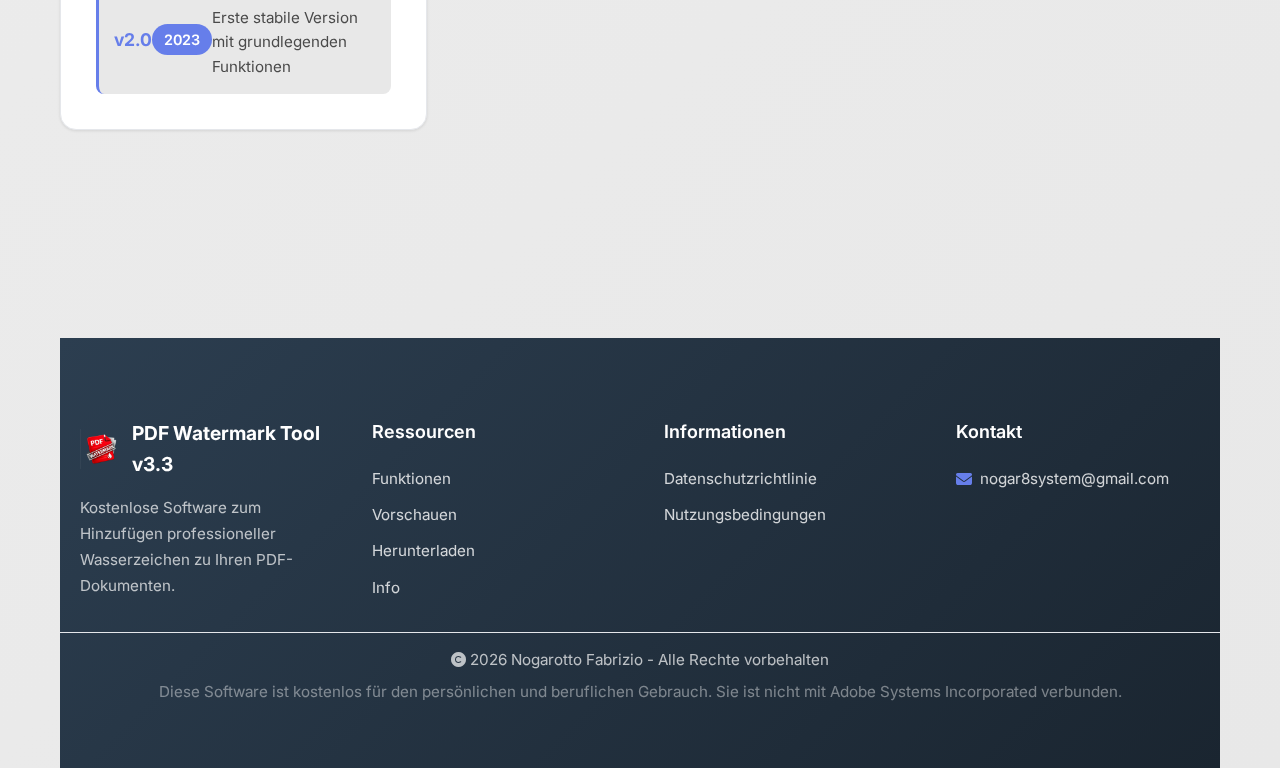
<file: de/index.html>
<!DOCTYPE html>
<html lang="de">
<head>
    <meta charset="UTF-8">
    <meta name="viewport" content="width=device-width, initial-scale=1.0">
    <meta name="description" content="PDF Watermark Tool - Fügen Sie Ihren PDF-Dokumenten mit Präzision und Leichtigkeit Text- oder Bild-Wasserzeichen hinzu">
    <title>PDF Watermark Tool v3.3 - Deutsch</title>
    <link rel="stylesheet" href="https://nogar8system.github.io/PDF_Watermark_Tool/css/style.css">
    <link rel="stylesheet" href="https://cdnjs.cloudflare.com/ajax/libs/font-awesome/6.4.0/css/all.min.css">
    <link href="https://fonts.googleapis.com/css2?family=Inter:wght@300;400;500;600;700&display=swap" rel="stylesheet">
</head>
<body>
    <!-- HINTERGRUND MIT VERBLASSTEM LOGO -->
    <div class="background-logo">
        <div class="logo-watermark"></div>
    </div>

    <div class="container">
        <!-- HEADER MIT LOGO -->
        <header class="header">
            <div class="header-content">
                <a href="index.html" class="logo-container">
                    <div class="logo-wrapper">
                        <div class="logo-main">
                            <img src="https://nogar8system.github.io/PDF_Watermark_Tool/image/logo.png" alt="PDF Watermark Tool Logo" class="logo-image">
                        </div>
                        <div class="logo-text">
                            <h1>PDF Watermark Tool</h1>
                            <span class="version">Version 3.3</span>
                        </div>
                    </div>
                </a>

                <nav class="nav">
                    <a href="#features" class="active">Startseite</a>
                    <a href="#features">Funktionen</a>
                    <a href="#screenshots">Vorschauen</a>
                    <a href="#download">Herunterladen</a>
                    <a href="#manual">Info</a>

                    <!-- Sprachauswahl -->
                    <div class="lang-selector">
                        <div class="lang-current">
                            <span>Deutsch</span>
                            <span>▼</span>
                        </div>
                        <div class="lang-dropdown">
                            <a href="https://nogar8system.github.io/PDF_Watermark_Tool/en/" data-lang="en">English</a>
                            <a href="https://nogar8system.github.io/PDF_Watermark_Tool/es/" data-lang="es">Español</a>
                            <a href="https://nogar8system.github.io/PDF_Watermark_Tool/" data-lang="it">Italiano</a>
                            <a href="https://nogar8system.github.io/PDF_Watermark_Tool/fr/" data-lang="fr">Français</a>
                        </div>
                    </div>
                    <!-- Theme Toggle -->
                    <button id="theme-toggle" class="theme-toggle" aria-label="Theme umschalten">
                        <svg xmlns="http://www.w3.org/2000/svg" viewBox="0 0 24 24" fill="currentColor">
                            <path d="M12 2.25a.75.75 0 01.75.75v2.25a.75.75 0 01-1.5 0V3a.75.75 0 01.75-.75zM7.5 12a4.5 4.5 0 119 0 4.5 4.5 0 01-9 0zM18.894 6.166a.75.75 0 00-1.06-1.06l-1.591 1.59a.75.75 0 101.06 1.061l1.591-1.59zM21.75 12a.75.75 0 01-.75.75h-2.25a.75.75 0 010-1.5H21a.75.75 0 01.75.75zM17.834 18.894a.75.75 0 001.06-1.06l-1.59-1.591a.75.75 0 10-1.061 1.06l1.59 1.591zM12 18a.75.75 0 01.75.75V21a.75.75 0 01-1.5 0v-2.25A.75.75 0 0112 18zM7.758 17.303a.75.75 0 00-1.061-1.06l-1.591 1.59a.75.75 0 001.06 1.061l1.591-1.59zM6 12a.75.75 0 01-.75.75H3a.75.75 0 010-1.5h2.25A.75.75 0 016 12zM6.697 7.757a.75.75 0 001.06-1.06l-1.59-1.591a.75.75 0 00-1.061 1.06l1.59 1.591z"/>
                        </svg>
                    </button>
                </nav>
            </div>
        </header>

        <!-- HERO SECTION MIT HERVORGEHOBENEM LOGO -->
        <section class="hero hero-with-bg">
            <div class="hero-content">
                <div class="hero-logo">
                    <img src="https://nogar8system.github.io/PDF_Watermark_Tool/image/logo.png" alt="PDF Watermark Tool Logo" class="hero-logo-image">
                </div>
                <h1>PDF Watermark Tool</h1>
                <p>Schützen Sie Ihre Dokumente mit professionellen Wasserzeichen, ohne Komplikationen</p>
				<div class="hero-buttons">
					<a href="#download" class="btn btn-primary">
						<i class="fas fa-download"></i> Kostenlos Herunterladen (v3.3)
					</a>				
					<a href="#manual" class="btn btn-secondary">
						<i class="fas fa-book"></i> Handbuch Lesen
					</a>
				</div>
                <div class="file-info">
                    <i class="fas fa-info-circle"></i>
                    <span>Datei: PDF_Watermark_Tool.exe • Größe: ~35 MB</span>
                </div>
            </div>
        </section>

        <!-- HAUPTINHALT -->
        <div class="main-content">
            <!-- FUNKTIONEN ABSCHNITT -->
            <section id="features">
                <div class="section-title">
                    <h2><i class="fas fa-star"></i> Hauptfunktionen</h2>
                    <p>Entdecken Sie alle leistungsstarken Funktionen des PDF Watermark Tools</p>
                </div>

                <div class="features-grid">
                    <!-- Text-Wasserzeichen -->
                    <div class="feature-card">
                        <div class="feature-icon">
                            <i class="fas fa-font"></i>
                        </div>
                        <h3>Text-Wasserzeichen</h3>
                        <p>Fügen Sie benutzerdefinierten Text als Wasserzeichen zu Ihren PDFs hinzu mit vollständiger Kontrolle über Größe, Farbe, Transparenz, Rotation und genaue Positionierung.</p>
                        <div class="feature-preview text-watermark">
                            <span>KOPIE GEMÄSS ORIGINAL</span>
                        </div>
                    </div>

                    <!-- Bild-Wasserzeichen -->
                    <div class="feature-card">
                        <div class="feature-icon">
                            <i class="fas fa-image"></i>
                        </div>
                        <h3>Bild-Wasserzeichen</h3>
                        <p>Verwenden Sie Logos oder benutzerdefinierte Bilder (PNG, JPG, GIF, BMP) als Wasserzeichen mit Kontrolle über Skalierung, Transparenz, Rotation und flexible Positionierung.</p>
                        <div class="feature-preview image-watermark">
                            <div class="logo-placeholder">
                                <img src="https://nogar8system.github.io/PDF_Watermark_Tool/image/logo.png" alt="Logo" class="preview-logo">
                            </div>
                        </div>
                    </div>

                    <!-- Mehrfachverarbeitung -->
                    <div class="feature-card">
                        <div class="feature-icon">
                            <i class="fas fa-folder-open"></i>
                        </div>
                        <h3>Mehrfachverarbeitung</h3>
                        <p>Verarbeiten Sie alle PDFs in einem Ordner mit einem einzigen Klick. Echtzeit-Fortschrittsbalken, detailliertes Protokoll und Möglichkeit, die Verarbeitung jederzeit zu unterbrechen.</p>
                        <div class="feature-badge">
                            <i class="fas fa-infinity"></i> Unbegrenzte PDFs
                        </div>
                    </div>

                    <!-- Speichermodi -->
                    <div class="feature-card">
                        <div class="feature-icon">
                            <i class="fas fa-save"></i>
                        </div>
                        <h3>Speichermodi</h3>
                        <p>Wählen Sie zwischen sicherem Modus (separater Ordner) oder Überschreiben mit automatischer Sicherung (.pdf.bak). Ihre Originaldateien sind immer geschützt.</p>
                        <div class="feature-badge security">
                            <i class="fas fa-shield-alt"></i> Garantierte Sicherheit
                        </div>
                    </div>

                    <!-- PDF-Zusammenführung -->
                    <div class="feature-card">
                        <div class="feature-icon">
                            <i class="fas fa-link"></i>
                        </div>
                        <h3>PDF-Zusammenführung</h3>
                        <p>Führen Sie mehrere PDF-Dateien zu einem einzigen Dokument zusammen mit Vorschau, anpassbarer Reihenfolge, optimierten Größen und benutzerdefiniertem Dateinamen.</p>
                        <div class="merge-preview">
                            <i class="fas fa-file-pdf"></i>
                            <i class="fas fa-plus"></i>
                            <i class="fas fa-file-pdf"></i>
                            <i class="fas fa-equals"></i>
                            <i class="fas fa-file-pdf merged"></i>
                        </div>
                    </div>

                    <!-- PDF-Druck -->
                    <div class="feature-card">
                        <div class="feature-icon">
                            <i class="fas fa-print"></i>
                        </div>
                        <h3>PDF-Druck</h3>
                        <p>Drucken Sie Ihre PDF-Dokumente direkt, Mehrfachauswahl, Batch-Druck und Druckwarteschlangenüberwachung.</p>
                        <div class="feature-badge">
                            <i class="fas fa-print"></i> Professioneller Druck
                        </div>
                    </div>

                    <!-- Bilder in PDF konvertieren - NEUE FUNKTION v3.3 -->
                    <div class="feature-card">
                        <div class="feature-icon">
                            <i class="fas fa-images"></i>
                        </div>
                        <h3>Bilder in PDF Konvertieren</h3>
                        <p>Verwandeln Sie Ihre Bilder (PNG, JPG, GIF, BMP, TIFF) in professionelle PDF-Dokumente. Automatische Größenanpassung, anpassbare Ausrichtung und optionale Ränder.</p>
                        <div class="feature-badge">
                            <i class="fas fa-magic"></i> Neu in v3.3
                        </div>
                    </div>
                </div>
            </section>

            <!-- BILDSCHIRMFOTOS ABSCHNITT -->
            <section id="screenshots">
                <div class="section-title">
                    <h2><i class="fas fa-images"></i> Anwendungsvorschauen</h2>
                    <p>Sehen Sie die Software in Aktion</p>
                </div>

                <div class="screenshots-grid">
                    <div class="screenshot-card">
                        <div class="screenshot-header">
                            <i class="fas fa-tachometer-alt"></i> Haupt-Dashboard
                        </div>
                        <div class="screenshot-body">
                            <div class="screenshot-img">
                                <div class="screenshot-placeholder">
                                    <div class="placeholder-logo">
                                        <img src="https://nogar8system.github.io/PDF_Watermark_Tool/image/logo.png" alt="Logo">
                                    </div>
                                    <i class="fas fa-desktop"></i>
                                    <div class="placeholder-text">Hauptoberfläche mit allen Optionen</div>
                                </div>
                            </div>
                        </div>
                        <div class="screenshot-footer">
                            <p>Intuitive Oberfläche mit schnellem Zugriff auf alle Funktionen</p>
                        </div>
                    </div>

                    <div class="screenshot-card">
                        <div class="screenshot-header">
                            <i class="fas fa-sliders-h"></i> Wasserzeichen-Konfiguration
                        </div>
                        <div class="screenshot-body">
                            <div class="screenshot-img">
                                <div class="screenshot-placeholder">
                                    <div class="placeholder-logo">
                                        <img src="https://nogar8system.github.io/PDF_Watermark_Tool/image/logo.png" alt="Logo">
                                    </div>
                                    <i class="fas fa-cog"></i>
                                    <div class="placeholder-text">Benutzerdefinierte Wasserzeichen-Optionen</div>
                                </div>
                            </div>
                        </div>
                        <div class="screenshot-footer">
                            <p>Vollständige Kontrolle über Farbe, Größe, Transparenz und Position</p>
                        </div>
                    </div>

                    <div class="screenshot-card">
                        <div class="screenshot-header">
                            <i class="fas fa-list"></i> PDF-Dateiverwaltung
                        </div>
                        <div class="screenshot-body">
                            <div class="screenshot-img">
                                <div class="screenshot-placeholder">
                                    <div class="placeholder-logo">
                                        <img src="https://nogar8system.github.io/PDF_Watermark_Tool/image/logo.png" alt="Logo">
                                    </div>
                                    <i class="fas fa-file-pdf"></i>
                                    <div class="placeholder-text">Liste gefundener und verarbeiteter PDF-Dateien</div>
                                </div>
                            </div>
                        </div>
                        <div class="screenshot-footer">
                            <p>Zwei separate Listen für gefundene und verarbeitete Dateien mit Vorschau</p>
                        </div>
                    </div>

                    <div class="screenshot-card">
                        <div class="screenshot-header">
                            <i class="fas fa-chart-line"></i> Fortschrittsüberwachung
                        </div>
                        <div class="screenshot-body">
                            <div class="screenshot-img">
                                <div class="screenshot-placeholder">
                                    <div class="placeholder-logo">
                                        <img src="https://nogar8system.github.io/PDF_Watermark_Tool/image/logo.png" alt="Logo">
                                    </div>
                                    <i class="fas fa-tasks"></i>
                                    <div class="placeholder-text">Fortschrittsbalken und Echtzeit-Protokoll</div>
                                </div>
                            </div>
                        </div>
                        <div class="screenshot-footer">
                            <p>Vollständige Überwachung mit Unterbrechungsmöglichkeit</p>
                        </div>
                    </div>
                </div>
            </section>

            <!-- HERUNTERLADEN ABSCHNITT -->
            <section id="download">
                <div id="download-button" class="section-title">
                    <h2><i class="fas fa-download"></i> Jetzt Kostenlos Herunterladen</h2>
                    <p>Holen Sie sich die neueste Version von PDF Watermark Tool v3.3</p>
                </div>

                <div class="download-grid">
                    <div class="download-card">
                        <div class="download-logo">
                            <img src="https://nogar8system.github.io/PDF_Watermark_Tool/image/logo.png" alt="PDF Watermark Tool Logo">
                        </div>
                        <h3>PDF Watermark Tool</h3>
                        <div class="version-badge">v3.3 - Neueste Version</div>
                        
                        <ul class="download-features">
                            <li><i class="fas fa-check-circle"></i> Einfache und schnelle Installation</li>
                            <li><i class="fas fa-check-circle"></i> Keine Internetverbindung erforderlich</li>
                            <li><i class="fas fa-check-circle"></i> Kompatibel mit Windows 10/11</li>
                            <li><i class="fas fa-check-circle"></i> Größe: ~35 MB</li>
                            <li><i class="fas fa-check-circle"></i> Automatische Updates</li>
                            <li><i class="fas fa-check-circle"></i> Technischer Support enthalten</li>
                        </ul>

                        <a href="https://www.sunredline.org/Pubblica/PDF_Watermark/PDF_Watermark_Tool.exe" 
                           download 
                           class="btn btn-download btn-xl"
                           onclick="trackDownload()">
                            <i class="fas fa-download"></i> JETZT HERUNTERLADEN (KOSTENLOS)
                        </a>

                        <div class="file-info">
                            <i class="fas fa-info-circle"></i>
                            <span>Datei: PDF_Watermark_Tool.exe • Größe: ~35 MB</span>
                        </div>
                    </div>

                    <div class="download-info">
                        <div class="info-card">
                            <h4><i class="fas fa-shield-alt"></i> Garantierte Sicherheit</h4>
                            <p>Die Software ist vollständig sicher, frei von Malware, Spyware oder unerwünschter Werbung. Alle Dateien werden lokal auf Ihrem Computer verarbeitet.</p>
                        </div>

                        <div class="info-card">
                            <h4><i class="fas fa-sync-alt"></i> Automatische Updates</h4>
                            <p>Das Programm überprüft beim Start automatisch die Verfügbarkeit neuer Versionen und benachrichtigt Sie, wenn ein Update verfügbar ist.</p>
                        </div>

                        <div class="info-card">
                            <h4><i class="fas fa-headset"></i> Kostenloser Support</h4>
                            <p>Kostenloser technischer Support per E-Mail. Antwortgarantie innerhalb von 48 Stunden an Werktagen.</p>
                        </div>

                        <div class="requirements">
                            <h3>Systemanforderungen</h3>
                            <div class="requirements-grid">
                                <div class="requirement-item">
                                    <i class="fab fa-windows"></i>
                                    <span>Windows 10/11</span>
                                </div>
                                <div class="requirement-item">
                                    <i class="fas fa-memory"></i>
                                    <span>2 GB RAM</span>
                                </div>
                                <div class="requirement-item">
                                    <i class="fas fa-hdd"></i>
                                    <span>50 MB Speicherplatz</span>
                                </div>
                                <div class="requirement-item">
                                    <i class="fas fa-globe"></i>
                                    <span>Internet (optional)</span>
                                </div>
                            </div>
                        </div>
                    </div>
                </div>
            </section>

            <!-- INFO ABSCHNITT -->
			<section id="manual" class="info">
				<div class="section-title">
					<h2><i class="fas fa-info-circle"></i> Informationen zur Software</h2>
					<p>Technische Details und Hinweise zum Autor</p>
				</div>

                <div class="info-grid">
                    <div class="info-box">
                        <h3><i class="fas fa-code"></i> Entwickelt mit Fortgeschrittenen Technologien</h3>
                        <p>PDF Watermark Tool wurde mit den besten Open-Source-Technologien entwickelt:</p>
                        <ul class="tech-list">
                            <li><i class="fab fa-python"></i> Python 3 - Programmiersprache</li>
                            <li><i class="fas fa-database"></i> PyPDF2 - PDF-Manipulation</li>
                            <li><i class="fas fa-palette"></i> ReportLab - PDF-Erstellung</li>
                            <li><i class="fas fa-image"></i> Pillow - Bildverarbeitung</li>
                            <li><i class="fas fa-desktop"></i> Tkinter - Grafische Oberfläche</li>
                        </ul>
                    </div>

                    <div class="info-box">
                        <h3><i class="fas fa-user"></i> Informationen zum Autor</h3>
                        <div class="author-card">
                            <div class="author-avatar">
                                <img src="https://nogar8system.github.io/PDF_Watermark_Tool/image/logo.png" alt="Logo">
                            </div>
                            <div class="author-info">
                                <h4>Nogarotto Fabrizio</h4>
                                <p>Softwareentwickler</p>
                                <div class="author-contact">
                                    <a href="mailto:nogar8system@gmail.com">
                                        <i class="fas fa-envelope"></i> nogar8system@gmail.com
                                    </a>
                                </div>
                            </div>
                        </div>
                        <p>Software mit Leidenschaft und Liebe zum Detail entwickelt, um das bestmögliche Benutzererlebnis zu bieten.</p>
                    </div>

                    <div class="info-box">
                        <h3><i class="fas fa-lightbulb"></i> Wichtige Hinweise</h3>
                        <ul class="notes-list">
                            <li><i class="fas fa-exclamation-triangle"></i> Im Überschreibmodus werden automatische Sicherungen erstellt (.pdf.bak)</li>
                            <li><i class="fas fa-exclamation-triangle"></i> Überprüfen Sie immer die Ergebnisse, bevor Sie Originaldateien löschen</li>
                            <li><i class="fas fa-exclamation-triangle"></i> Bewahren Sie Sicherungskopien wichtiger Dokumente auf</li>
                            <li><i class="fas fa-exclamation-triangle"></i> Die Software ist kostenlos für den persönlichen und beruflichen Gebrauch</li>
                            <li><i class="fas fa-exclamation-triangle"></i> © 2026 Nogarotto Fabrizio - Alle Rechte vorbehalten</li>
                        </ul>
                    </div>

                    <div class="info-box">
                        <h3><i class="fas fa-history"></i> Versionshistorie</h3>
                        <div class="version-history">
                            <div class="version-item">
                                <span class="version-number">v3.3</span>
                                <span class="version-date">2026</span>
                                <p>Neue Funktion: PNG/JPG-Bilder in PDF konvertieren, automatische Größenanpassung, anpassbare Ausrichtung</p>
                            </div>
                            <div class="version-item">
                                <span class="version-number">v3.2</span>
                                <span class="version-date">2026</span>
                                <p>Bild-Wasserzeichen-Unterstützung, verbesserte Vorschau, PDF-Zusammenführung</p>
                            </div>
                            <div class="version-item">
                                <span class="version-number">v3.1</span>
                                <span class="version-date">2025</span>
                                <p>Oberflächenverbesserungen, PDF-Druck, Optimierungen</p>
                            </div>
                            <div class="version-item">
                                <span class="version-number">v3.0</span>
                                <span class="version-date">2024</span>
                                <p>Komplette Neuentwicklung, moderne Oberfläche, Multithreading</p>
                            </div>
                            <div class="version-item">
                                <span class="version-number">v2.0</span>
                                <span class="version-date">2023</span>
                                <p>Erste stabile Version mit grundlegenden Funktionen</p>
                            </div>
                        </div>
                    </div>
                </div>
            </section>
        </div>

        <!-- FOOTER MIT LOGO -->
        <footer class="footer">
            <div class="footer-content">
                <div class="footer-logo-section">
                    <div class="footer-logo">
                        <img src="https://nogar8system.github.io/PDF_Watermark_Tool/image/logo.png" alt="PDF Watermark Tool Logo">
                        <span>PDF Watermark Tool v3.3</span>
                    </div>
                    <p>Kostenlose Software zum Hinzufügen professioneller Wasserzeichen zu Ihren PDF-Dokumenten.</p>
                </div>

                <div class="footer-section">
                    <h3>Ressourcen</h3>
                    <ul>
                        <li><a href="#features">Funktionen</a></li>
                        <li><a href="#screenshots">Vorschauen</a></li>
                        <li><a href="#download">Herunterladen</a></li>
                        <li><a href="#manual">Info</a></li>
                    </ul>
                </div>

                <div class="footer-section">
                    <h3>Informationen</h3>
                    <ul>
                        <li><a href="privacy.html">Datenschutzrichtlinie</a></li>
                        <li><a href="terms.html">Nutzungsbedingungen</a></li>
                    </ul>
                </div>

                <div class="footer-section">
                    <h3>Kontakt</h3>
                    <ul>
                        <li><a href="mailto:nogar8system@gmail.com"><i class="fas fa-envelope"></i> nogar8system@gmail.com</a></li>
                    </ul>
                </div>
            </div>

            <div class="footer-bottom">
                <p>
                    <i class="fas fa-copyright"></i> 2026 Nogarotto Fabrizio - Alle Rechte vorbehalten
                </p>
                <p class="footer-disclaimer">
                    Diese Software ist kostenlos für den persönlichen und beruflichen Gebrauch. 
                    Sie ist nicht mit Adobe Systems Incorporated verbunden.
                </p>
            </div>
        </footer>
    </div>

    <!-- NACH OBEN SCROLLEN BUTTON -->
    <button class="scroll-to-top" onclick="scrollToTop()">
        <i class="fas fa-arrow-up"></i>
    </button>

    <script>
        // Funktion zum Verfolgen des Downloads
        function trackDownload() {
            console.log('Download gestartet - PDF Watermark Tool v3.3');
            alert('✅ Download gestartet!\n\nDie Datei wird im Ordner Downloads gespeichert.\n\nFühren Sie nach dem Download die .exe-Datei aus, um die Software zu installieren.');
        }

        // Funktion zum Nach-oben-Scrollen
        function scrollToTop() {
            window.scrollTo({
                top: 0,
                behavior: 'smooth'
            });
        }

        // Anzeigen/Verbergen der Scroll-Nach-oben-Schaltfläche
        window.addEventListener('scroll', function() {
            const scrollButton = document.querySelector('.scroll-to-top');
            if (window.scrollY > 300) {
                scrollButton.style.opacity = '1';
                scrollButton.style.transform = 'translateY(0)';
            } else {
                scrollButton.style.opacity = '0';
                scrollButton.style.transform = 'translateY(20px)';
            }
        });

        // Gleichmäßiges Scrollen für Navigationslinks
        document.querySelectorAll('a[href^="#"]').forEach(anchor => {
            anchor.addEventListener('click', function (e) {
                e.preventDefault();
                const targetId = this.getAttribute('href');
                
                // Spezielle Behandlung für #download-button
                if (targetId === '#download-button') {
                    const downloadButton = document.querySelector('#download-button');
                    if (downloadButton) {
                        const header = document.querySelector('.header');
                        const headerOffset = header ? header.offsetHeight + 40 : 100;
                        const elementPosition = downloadButton.getBoundingClientRect().top;
                        const offsetPosition = elementPosition + window.pageYOffset - headerOffset;
                        
                        window.scrollTo({
                            top: offsetPosition,
                            behavior: 'smooth'
                        });
                        return;
                    }
                }
                
                const target = document.querySelector(targetId);
                if (target) {
                    const header = document.querySelector('.header');
                    const headerOffset = header ? header.offsetHeight + 20 : 100;
                    const elementPosition = target.getBoundingClientRect().top;
                    const offsetPosition = elementPosition + window.pageYOffset - headerOffset;
                    
                    window.scrollTo({
                        top: offsetPosition,
                        behavior: 'smooth'
                    });
                }
            });
        });

        // Theme Toggle
        const themeToggle = document.getElementById('theme-toggle');
        const body = document.body;

        // Überprüfung gespeicherter Theme-Einstellung oder Systemeinstellung
        const savedTheme = localStorage.getItem('pdfwatermark-theme');
        const prefersDarkScheme = window.matchMedia('(prefers-color-scheme: dark)');

        if (savedTheme === 'dark' || (!savedTheme && prefersDarkScheme.matches)) {
            body.classList.add('dark-mode');
        }

        themeToggle.addEventListener('click', () => {
            body.classList.toggle('dark-mode');
            const isDarkMode = body.classList.contains('dark-mode');
            localStorage.setItem('pdfwatermark-theme', isDarkMode ? 'dark' : 'light');
        });

        // Sprachauswahl
        const langCurrent = document.querySelector('.lang-current');
        const langDropdown = document.querySelector('.lang-dropdown');

        langCurrent.addEventListener('click', (e) => {
            e.stopPropagation();
            langDropdown.classList.toggle('active');
        });

        document.addEventListener('click', () => {
            langDropdown.classList.remove('active');
        });

        // Dropdown bei Klick außerhalb schließen
        document.addEventListener('click', function(event) {
            const langSelector = document.querySelector('.lang-selector');
            if (!langSelector.contains(event.target)) {
                langDropdown.classList.remove('active');
            }
        });

        // Animation beim Laden der Seite
        window.addEventListener('load', function() {
            document.body.style.opacity = '0';
            setTimeout(() => {
                document.body.style.transition = 'opacity 0.8s ease';
                document.body.style.opacity = '1';
            }, 100);
        });
    </script>
</body>
</html>
</file>
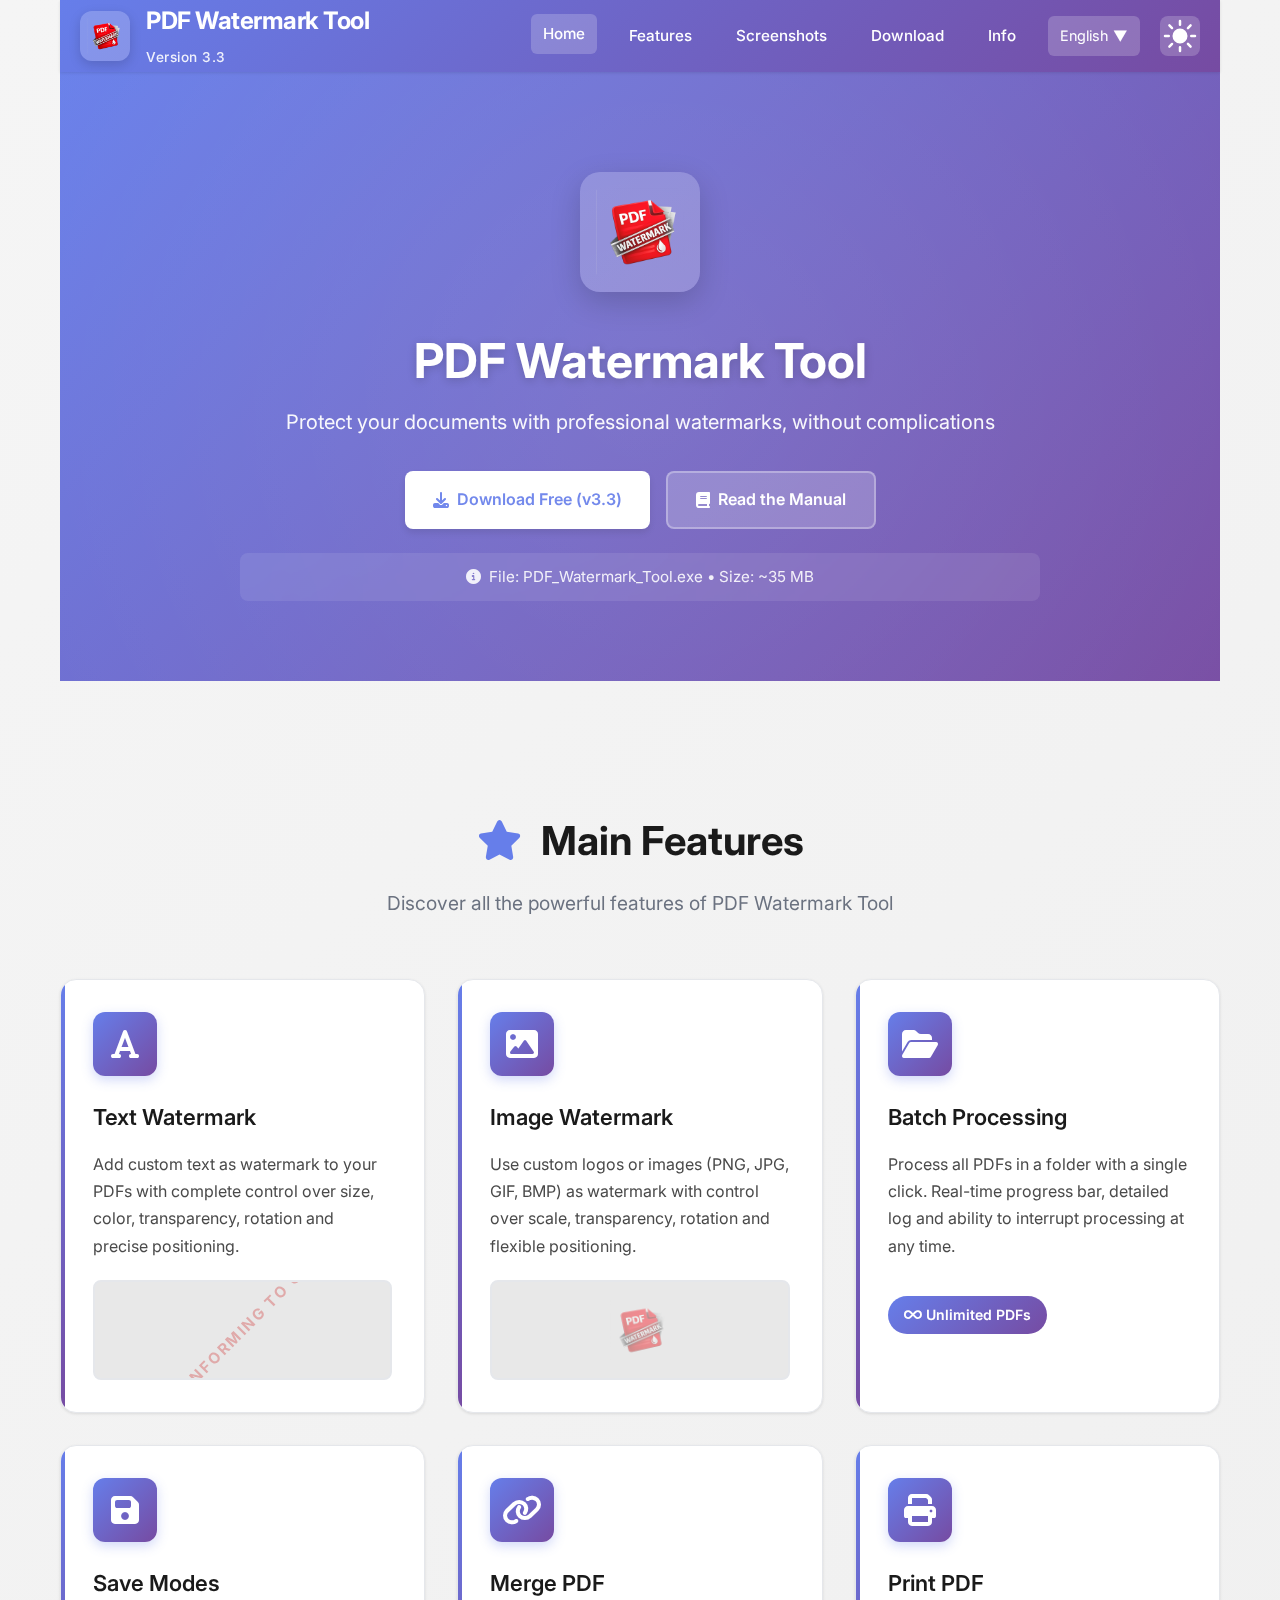
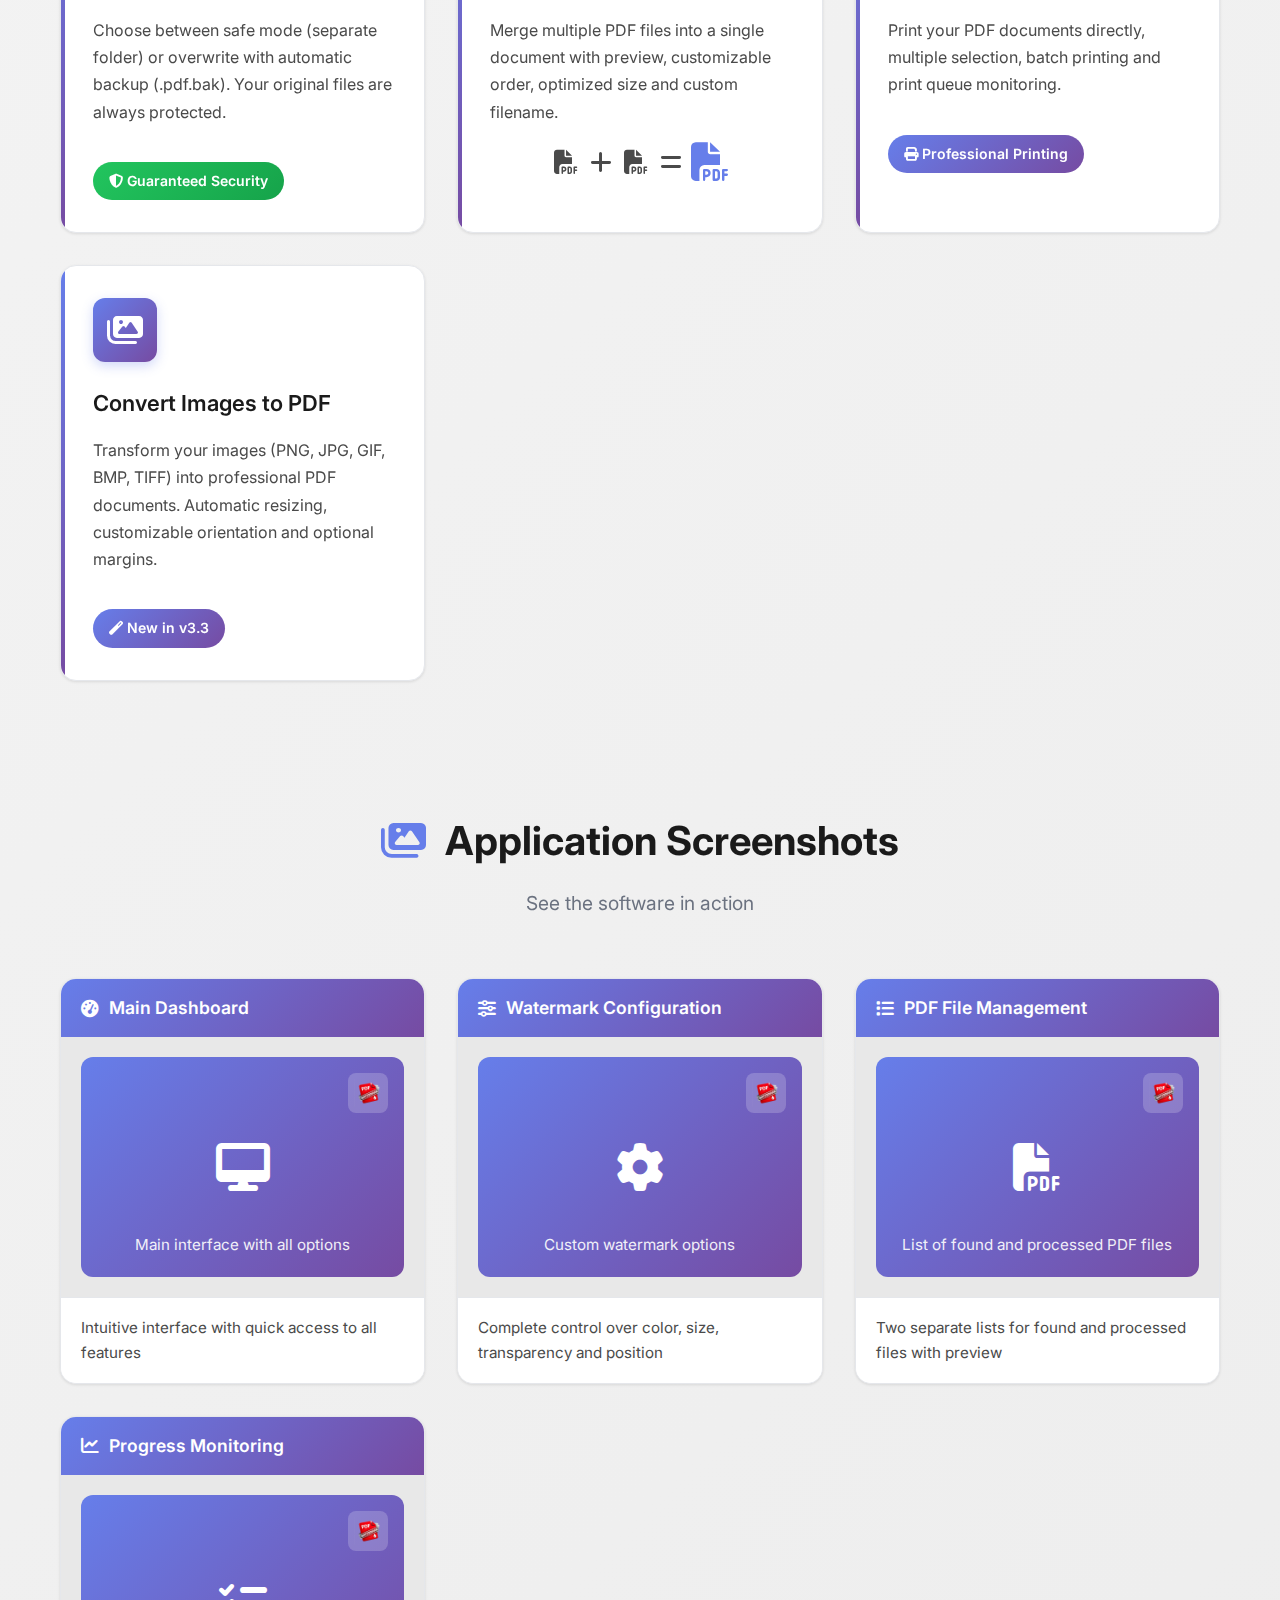
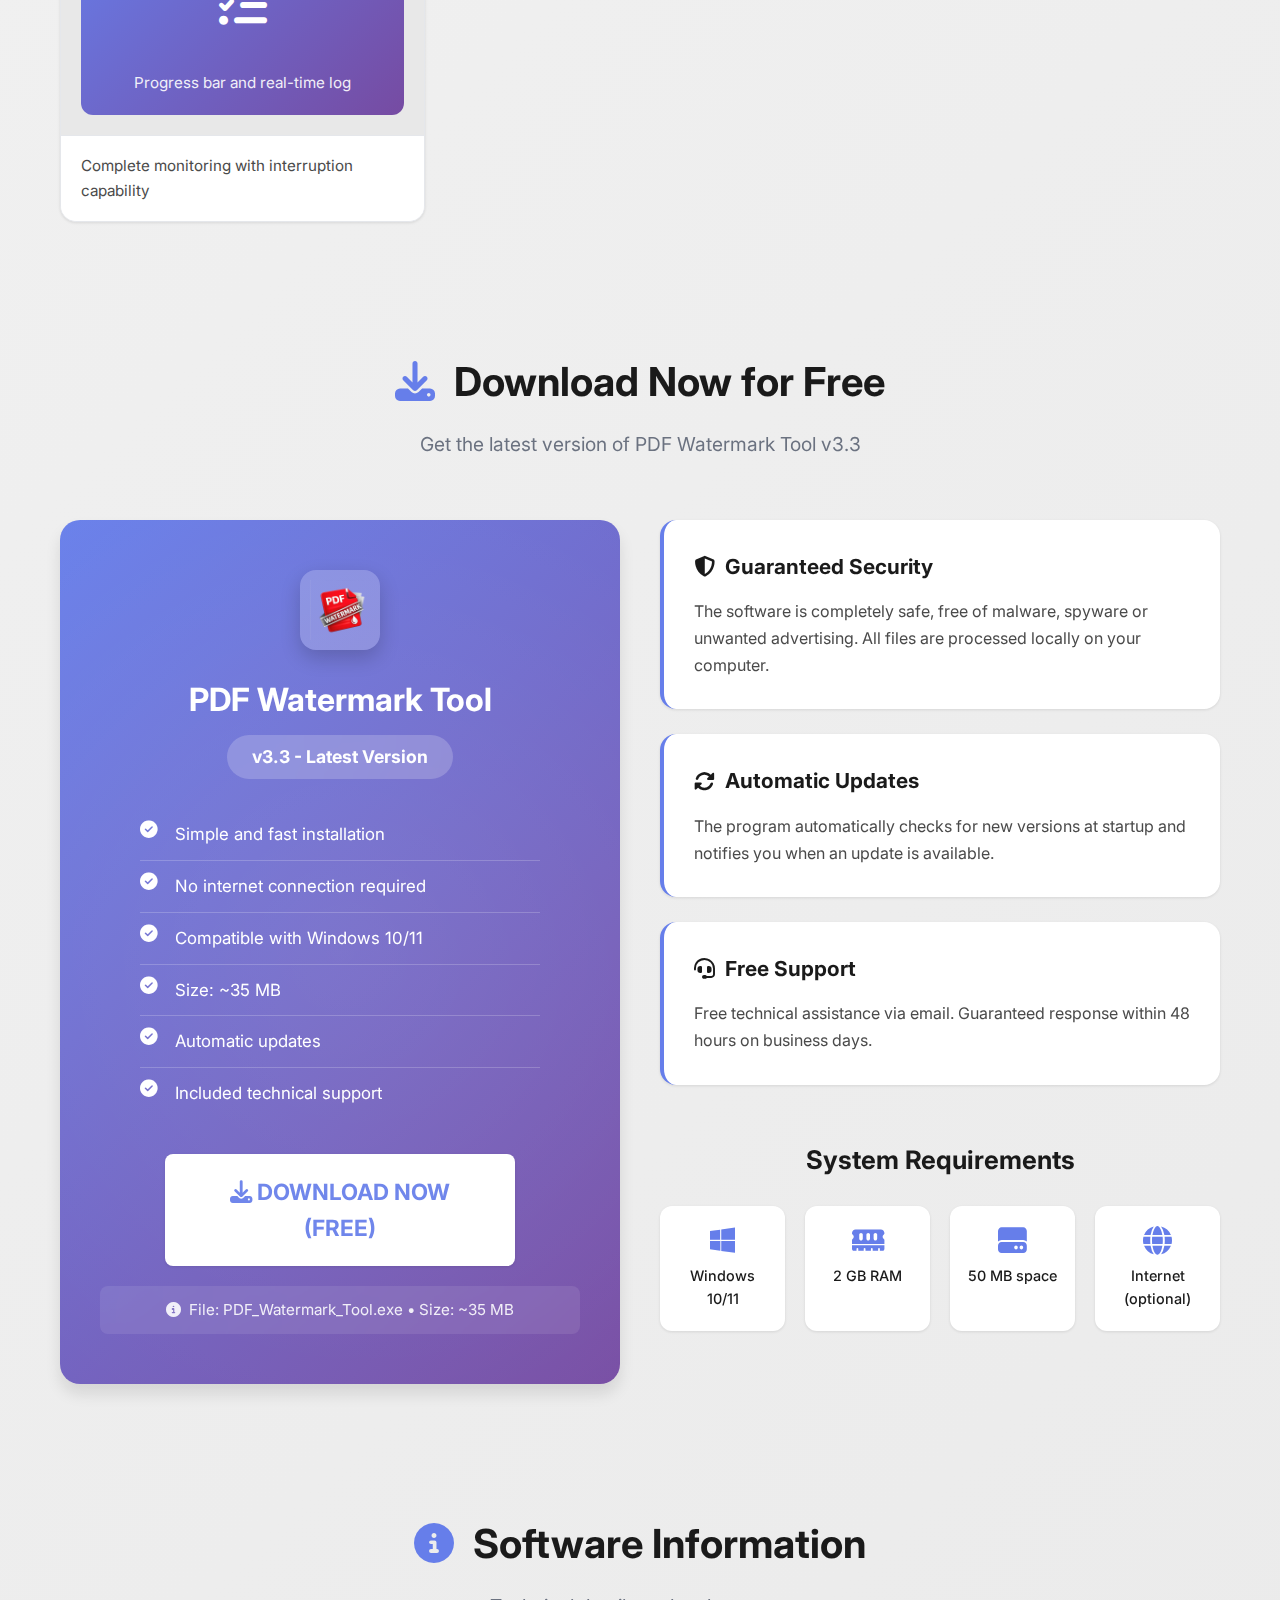
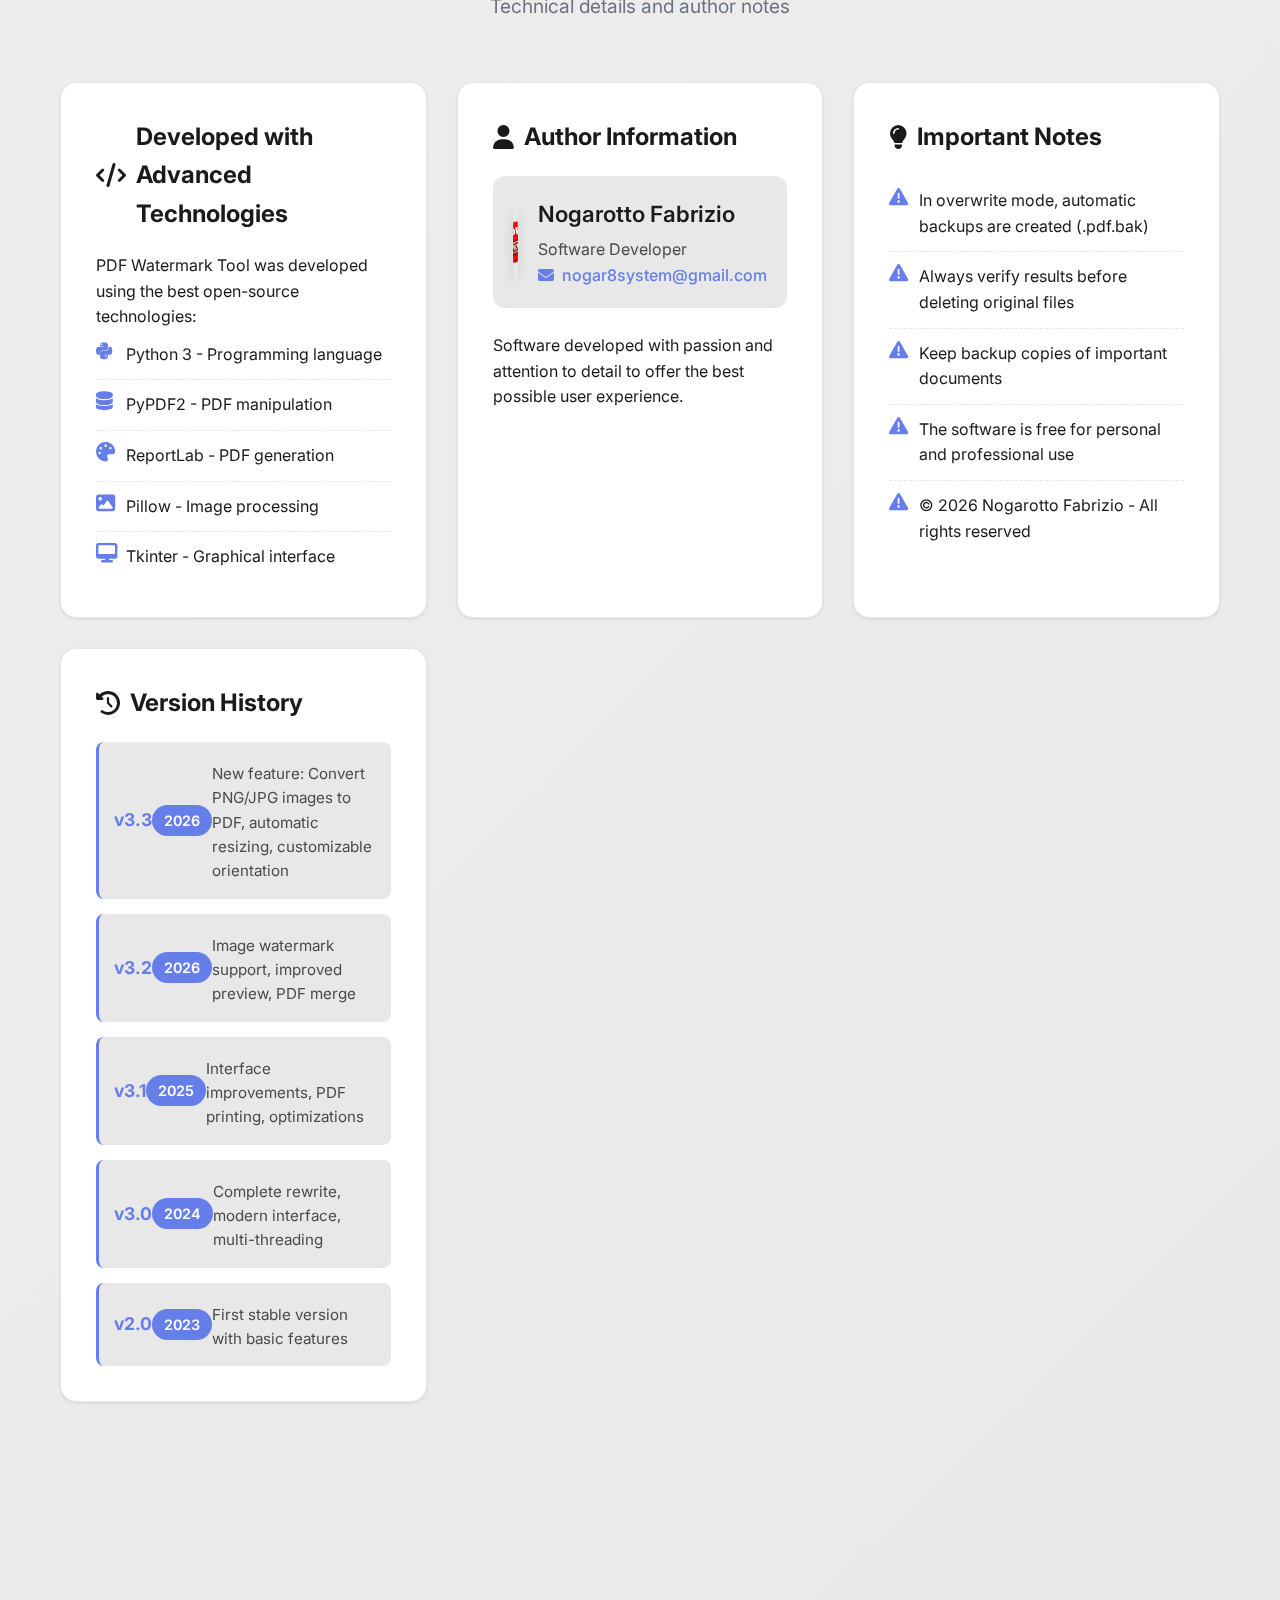
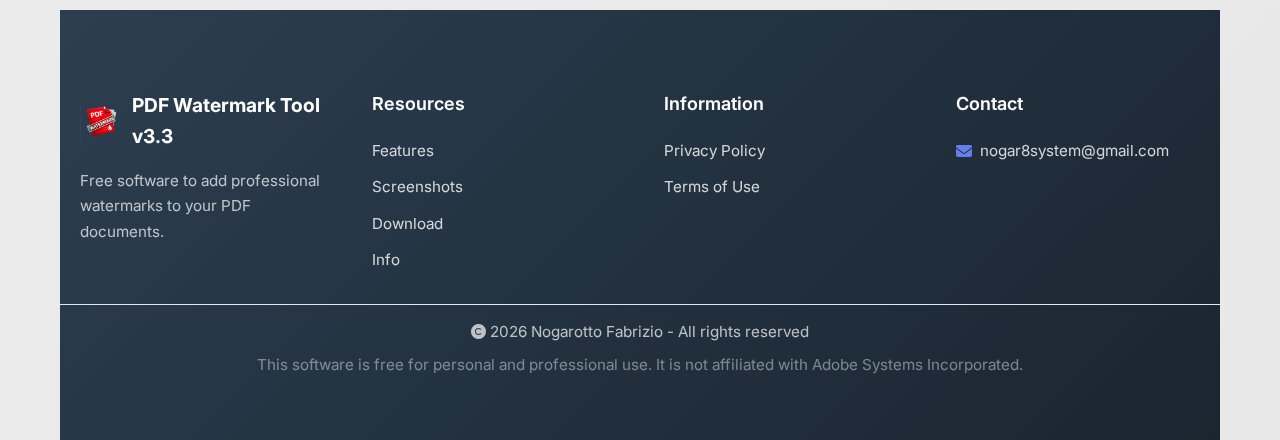
<file: en/index.html>
<!DOCTYPE html>
<html lang="en">
<head>
    <meta charset="UTF-8">
    <meta name="viewport" content="width=device-width, initial-scale=1.0">
    <meta name="description" content="PDF Watermark Tool - Add text or image watermarks to your PDF documents with precision and ease">
    <title>PDF Watermark Tool v3.3 - English</title>
    <link rel="stylesheet" href="https://nogar8system.github.io/PDF_Watermark_Tool/css/style.css">
    <link rel="stylesheet" href="https://cdnjs.cloudflare.com/ajax/libs/font-awesome/6.4.0/css/all.min.css">
    <link href="https://fonts.googleapis.com/css2?family=Inter:wght@300;400;500;600;700&display=swap" rel="stylesheet">
</head>
<body>
    <!-- BACKGROUND WITH FADED LOGO -->
    <div class="background-logo">
        <div class="logo-watermark"></div>
    </div>

    <div class="container">
        <!-- HEADER WITH LOGO -->
        <header class="header">
            <div class="header-content">
                <a href="index.html" class="logo-container">
                    <div class="logo-wrapper">
                        <div class="logo-main">
                            <img src="https://nogar8system.github.io/PDF_Watermark_Tool/image/logo.png" alt="PDF Watermark Tool Logo" class="logo-image">
                        </div>
                        <div class="logo-text">
                            <h1>PDF Watermark Tool</h1>
                            <span class="version">Version 3.3</span>
                        </div>
                    </div>
                </a>

                <nav class="nav">
                    <a href="#features" class="active">Home</a>
                    <a href="#features">Features</a>
                    <a href="#screenshots">Screenshots</a>
                    <a href="#download">Download</a>
                    <a href="#manual">Info</a>

                    <!-- Language Selector -->
                    <div class="lang-selector">
                        <div class="lang-current">
                            <span>English</span>
                            <span>▼</span>
                        </div>
                        <div class="lang-dropdown">
                            <a href="https://nogar8system.github.io/PDF_Watermark_Tool/" data-lang="it">Italiano</a>
                            <a href="https://nogar8system.github.io/PDF_Watermark_Tool/es/" data-lang="es">Español</a>
                            <a href="https://nogar8system.github.io/PDF_Watermark_Tool/de/" data-lang="de">Deutsch</a>
                            <a href="https://nogar8system.github.io/PDF_Watermark_Tool/fr/" data-lang="fr">Français</a>
                        </div>
                    </div>
                    <!-- Theme Toggle -->
                    <button id="theme-toggle" class="theme-toggle" aria-label="Toggle theme">
                        <svg xmlns="http://www.w3.org/2000/svg" viewBox="0 0 24 24" fill="currentColor">
                            <path d="M12 2.25a.75.75 0 01.75.75v2.25a.75.75 0 01-1.5 0V3a.75.75 0 01.75-.75zM7.5 12a4.5 4.5 0 119 0 4.5 4.5 0 01-9 0zM18.894 6.166a.75.75 0 00-1.06-1.06l-1.591 1.59a.75.75 0 101.06 1.061l1.591-1.59zM21.75 12a.75.75 0 01-.75.75h-2.25a.75.75 0 010-1.5H21a.75.75 0 01.75.75zM17.834 18.894a.75.75 0 001.06-1.06l-1.59-1.591a.75.75 0 10-1.061 1.06l1.59 1.591zM12 18a.75.75 0 01.75.75V21a.75.75 0 01-1.5 0v-2.25A.75.75 0 0112 18zM7.758 17.303a.75.75 0 00-1.061-1.06l-1.591 1.59a.75.75 0 001.06 1.061l1.591-1.59zM6 12a.75.75 0 01-.75.75H3a.75.75 0 010-1.5h2.25A.75.75 0 016 12zM6.697 7.757a.75.75 0 001.06-1.06l-1.59-1.591a.75.75 0 00-1.061 1.06l1.59 1.591z"/>
                        </svg>
                    </button>
                </nav>
            </div>
        </header>

        <!-- HERO SECTION WITH PROMINENT LOGO -->
        <section class="hero hero-with-bg">
            <div class="hero-content">
                <div class="hero-logo">
                    <img src="https://nogar8system.github.io/PDF_Watermark_Tool/image/logo.png" alt="PDF Watermark Tool Logo" class="hero-logo-image">
                </div>
                <h1>PDF Watermark Tool</h1>
                <p>Protect your documents with professional watermarks, without complications</p>
				<div class="hero-buttons">
					<a href="#download" class="btn btn-primary">
						<i class="fas fa-download"></i> Download Free (v3.3)
					</a>				
					<a href="#manual" class="btn btn-secondary">
						<i class="fas fa-book"></i> Read the Manual
					</a>
				</div>
                <div class="file-info">
                    <i class="fas fa-info-circle"></i>
                    <span>File: PDF_Watermark_Tool.exe • Size: ~35 MB</span>
                </div>
            </div>
        </section>

        <!-- MAIN CONTENT -->
        <div class="main-content">
            <!-- FEATURES SECTION -->
            <section id="features">
                <div class="section-title">
                    <h2><i class="fas fa-star"></i> Main Features</h2>
                    <p>Discover all the powerful features of PDF Watermark Tool</p>
                </div>

                <div class="features-grid">
                    <!-- Text Watermark -->
                    <div class="feature-card">
                        <div class="feature-icon">
                            <i class="fas fa-font"></i>
                        </div>
                        <h3>Text Watermark</h3>
                        <p>Add custom text as watermark to your PDFs with complete control over size, color, transparency, rotation and precise positioning.</p>
                        <div class="feature-preview text-watermark">
                            <span>COPY CONFORMING TO ORIGINAL</span>
                        </div>
                    </div>

                    <!-- Image Watermark -->
                    <div class="feature-card">
                        <div class="feature-icon">
                            <i class="fas fa-image"></i>
                        </div>
                        <h3>Image Watermark</h3>
                        <p>Use custom logos or images (PNG, JPG, GIF, BMP) as watermark with control over scale, transparency, rotation and flexible positioning.</p>
                        <div class="feature-preview image-watermark">
                            <div class="logo-placeholder">
                                <img src="https://nogar8system.github.io/PDF_Watermark_Tool/image/logo.png" alt="Logo" class="preview-logo">
                            </div>
                        </div>
                    </div>

                    <!-- Batch Processing -->
                    <div class="feature-card">
                        <div class="feature-icon">
                            <i class="fas fa-folder-open"></i>
                        </div>
                        <h3>Batch Processing</h3>
                        <p>Process all PDFs in a folder with a single click. Real-time progress bar, detailed log and ability to interrupt processing at any time.</p>
                        <div class="feature-badge">
                            <i class="fas fa-infinity"></i> Unlimited PDFs
                        </div>
                    </div>

                    <!-- Save Mode -->
                    <div class="feature-card">
                        <div class="feature-icon">
                            <i class="fas fa-save"></i>
                        </div>
                        <h3>Save Modes</h3>
                        <p>Choose between safe mode (separate folder) or overwrite with automatic backup (.pdf.bak). Your original files are always protected.</p>
                        <div class="feature-badge security">
                            <i class="fas fa-shield-alt"></i> Guaranteed Security
                        </div>
                    </div>

                    <!-- Merge PDF -->
                    <div class="feature-card">
                        <div class="feature-icon">
                            <i class="fas fa-link"></i>
                        </div>
                        <h3>Merge PDF</h3>
                        <p>Merge multiple PDF files into a single document with preview, customizable order, optimized size and custom filename.</p>
                        <div class="merge-preview">
                            <i class="fas fa-file-pdf"></i>
                            <i class="fas fa-plus"></i>
                            <i class="fas fa-file-pdf"></i>
                            <i class="fas fa-equals"></i>
                            <i class="fas fa-file-pdf merged"></i>
                        </div>
                    </div>

                    <!-- Print PDF -->
                    <div class="feature-card">
                        <div class="feature-icon">
                            <i class="fas fa-print"></i>
                        </div>
                        <h3>Print PDF</h3>
                        <p>Print your PDF documents directly, multiple selection, batch printing and print queue monitoring.</p>
                        <div class="feature-badge">
                            <i class="fas fa-print"></i> Professional Printing
                        </div>
                    </div>

                    <!-- Convert Images to PDF - NEW FEATURE v3.3 -->
                    <div class="feature-card">
                        <div class="feature-icon">
                            <i class="fas fa-images"></i>
                        </div>
                        <h3>Convert Images to PDF</h3>
                        <p>Transform your images (PNG, JPG, GIF, BMP, TIFF) into professional PDF documents. Automatic resizing, customizable orientation and optional margins.</p>
                        <div class="feature-badge">
                            <i class="fas fa-magic"></i> New in v3.3
                        </div>
                    </div>
                </div>
            </section>

            <!-- SCREENSHOTS SECTION -->
            <section id="screenshots">
                <div class="section-title">
                    <h2><i class="fas fa-images"></i> Application Screenshots</h2>
                    <p>See the software in action</p>
                </div>

                <div class="screenshots-grid">
                    <div class="screenshot-card">
                        <div class="screenshot-header">
                            <i class="fas fa-tachometer-alt"></i> Main Dashboard
                        </div>
                        <div class="screenshot-body">
                            <div class="screenshot-img">
                                <div class="screenshot-placeholder">
                                    <div class="placeholder-logo">
                                        <img src="https://nogar8system.github.io/PDF_Watermark_Tool/image/logo.png" alt="Logo">
                                    </div>
                                    <i class="fas fa-desktop"></i>
                                    <div class="placeholder-text">Main interface with all options</div>
                                </div>
                            </div>
                        </div>
                        <div class="screenshot-footer">
                            <p>Intuitive interface with quick access to all features</p>
                        </div>
                    </div>

                    <div class="screenshot-card">
                        <div class="screenshot-header">
                            <i class="fas fa-sliders-h"></i> Watermark Configuration
                        </div>
                        <div class="screenshot-body">
                            <div class="screenshot-img">
                                <div class="screenshot-placeholder">
                                    <div class="placeholder-logo">
                                        <img src="https://nogar8system.github.io/PDF_Watermark_Tool/image/logo.png" alt="Logo">
                                    </div>
                                    <i class="fas fa-cog"></i>
                                    <div class="placeholder-text">Custom watermark options</div>
                                </div>
                            </div>
                        </div>
                        <div class="screenshot-footer">
                            <p>Complete control over color, size, transparency and position</p>
                        </div>
                    </div>

                    <div class="screenshot-card">
                        <div class="screenshot-header">
                            <i class="fas fa-list"></i> PDF File Management
                        </div>
                        <div class="screenshot-body">
                            <div class="screenshot-img">
                                <div class="screenshot-placeholder">
                                    <div class="placeholder-logo">
                                        <img src="https://nogar8system.github.io/PDF_Watermark_Tool/image/logo.png" alt="Logo">
                                    </div>
                                    <i class="fas fa-file-pdf"></i>
                                    <div class="placeholder-text">List of found and processed PDF files</div>
                                </div>
                            </div>
                        </div>
                        <div class="screenshot-footer">
                            <p>Two separate lists for found and processed files with preview</p>
                        </div>
                    </div>

                    <div class="screenshot-card">
                        <div class="screenshot-header">
                            <i class="fas fa-chart-line"></i> Progress Monitoring
                        </div>
                        <div class="screenshot-body">
                            <div class="screenshot-img">
                                <div class="screenshot-placeholder">
                                    <div class="placeholder-logo">
                                        <img src="https://nogar8system.github.io/PDF_Watermark_Tool/image/logo.png" alt="Logo">
                                    </div>
                                    <i class="fas fa-tasks"></i>
                                    <div class="placeholder-text">Progress bar and real-time log</div>
                                </div>
                            </div>
                        </div>
                        <div class="screenshot-footer">
                            <p>Complete monitoring with interruption capability</p>
                        </div>
                    </div>
                </div>
            </section>

            <!-- DOWNLOAD SECTION -->
            <section id="download">
                <div id="download-button" class="section-title">
                    <h2><i class="fas fa-download"></i> Download Now for Free</h2>
                    <p>Get the latest version of PDF Watermark Tool v3.3</p>
                </div>

                <div class="download-grid">
                    <div class="download-card">
                        <div class="download-logo">
                            <img src="https://nogar8system.github.io/PDF_Watermark_Tool/image/logo.png" alt="PDF Watermark Tool Logo">
                        </div>
                        <h3>PDF Watermark Tool</h3>
                        <div class="version-badge">v3.3 - Latest Version</div>
                        
                        <ul class="download-features">
                            <li><i class="fas fa-check-circle"></i> Simple and fast installation</li>
                            <li><i class="fas fa-check-circle"></i> No internet connection required</li>
                            <li><i class="fas fa-check-circle"></i> Compatible with Windows 10/11</li>
                            <li><i class="fas fa-check-circle"></i> Size: ~35 MB</li>
                            <li><i class="fas fa-check-circle"></i> Automatic updates</li>
                            <li><i class="fas fa-check-circle"></i> Included technical support</li>
                        </ul>

                        <a href="https://www.sunredline.org/Pubblica/PDF_Watermark/PDF_Watermark_Tool.exe" 
                           download 
                           class="btn btn-download btn-xl"
                           onclick="trackDownload()">
                            <i class="fas fa-download"></i> DOWNLOAD NOW (FREE)
                        </a>

                        <div class="file-info">
                            <i class="fas fa-info-circle"></i>
                            <span>File: PDF_Watermark_Tool.exe • Size: ~35 MB</span>
                        </div>
                    </div>

                    <div class="download-info">
                        <div class="info-card">
                            <h4><i class="fas fa-shield-alt"></i> Guaranteed Security</h4>
                            <p>The software is completely safe, free of malware, spyware or unwanted advertising. All files are processed locally on your computer.</p>
                        </div>

                        <div class="info-card">
                            <h4><i class="fas fa-sync-alt"></i> Automatic Updates</h4>
                            <p>The program automatically checks for new versions at startup and notifies you when an update is available.</p>
                        </div>

                        <div class="info-card">
                            <h4><i class="fas fa-headset"></i> Free Support</h4>
                            <p>Free technical assistance via email. Guaranteed response within 48 hours on business days.</p>
                        </div>

                        <div class="requirements">
                            <h3>System Requirements</h3>
                            <div class="requirements-grid">
                                <div class="requirement-item">
                                    <i class="fab fa-windows"></i>
                                    <span>Windows 10/11</span>
                                </div>
                                <div class="requirement-item">
                                    <i class="fas fa-memory"></i>
                                    <span>2 GB RAM</span>
                                </div>
                                <div class="requirement-item">
                                    <i class="fas fa-hdd"></i>
                                    <span>50 MB space</span>
                                </div>
                                <div class="requirement-item">
                                    <i class="fas fa-globe"></i>
                                    <span>Internet (optional)</span>
                                </div>
                            </div>
                        </div>
                    </div>
                </div>
            </section>

            <!-- INFO SECTION -->
			<section id="manual" class="info">
				<div class="section-title">
					<h2><i class="fas fa-info-circle"></i> Software Information</h2>
					<p>Technical details and author notes</p>
				</div>

                <div class="info-grid">
                    <div class="info-box">
                        <h3><i class="fas fa-code"></i> Developed with Advanced Technologies</h3>
                        <p>PDF Watermark Tool was developed using the best open-source technologies:</p>
                        <ul class="tech-list">
                            <li><i class="fab fa-python"></i> Python 3 - Programming language</li>
                            <li><i class="fas fa-database"></i> PyPDF2 - PDF manipulation</li>
                            <li><i class="fas fa-palette"></i> ReportLab - PDF generation</li>
                            <li><i class="fas fa-image"></i> Pillow - Image processing</li>
                            <li><i class="fas fa-desktop"></i> Tkinter - Graphical interface</li>
                        </ul>
                    </div>

                    <div class="info-box">
                        <h3><i class="fas fa-user"></i> Author Information</h3>
                        <div class="author-card">
                            <div class="author-avatar">
                                <img src="https://nogar8system.github.io/PDF_Watermark_Tool/image/logo.png" alt="Logo">
                            </div>
                            <div class="author-info">
                                <h4>Nogarotto Fabrizio</h4>
                                <p>Software Developer</p>
                                <div class="author-contact">
                                    <a href="mailto:nogar8system@gmail.com">
                                        <i class="fas fa-envelope"></i> nogar8system@gmail.com
                                    </a>
                                </div>
                            </div>
                        </div>
                        <p>Software developed with passion and attention to detail to offer the best possible user experience.</p>
                    </div>

                    <div class="info-box">
                        <h3><i class="fas fa-lightbulb"></i> Important Notes</h3>
                        <ul class="notes-list">
                            <li><i class="fas fa-exclamation-triangle"></i> In overwrite mode, automatic backups are created (.pdf.bak)</li>
                            <li><i class="fas fa-exclamation-triangle"></i> Always verify results before deleting original files</li>
                            <li><i class="fas fa-exclamation-triangle"></i> Keep backup copies of important documents</li>
                            <li><i class="fas fa-exclamation-triangle"></i> The software is free for personal and professional use</li>
                            <li><i class="fas fa-exclamation-triangle"></i> © 2026 Nogarotto Fabrizio - All rights reserved</li>
                        </ul>
                    </div>

                    <div class="info-box">
                        <h3><i class="fas fa-history"></i> Version History</h3>
                        <div class="version-history">
                            <div class="version-item">
                                <span class="version-number">v3.3</span>
                                <span class="version-date">2026</span>
                                <p>New feature: Convert PNG/JPG images to PDF, automatic resizing, customizable orientation</p>
                            </div>
                            <div class="version-item">
                                <span class="version-number">v3.2</span>
                                <span class="version-date">2026</span>
                                <p>Image watermark support, improved preview, PDF merge</p>
                            </div>
                            <div class="version-item">
                                <span class="version-number">v3.1</span>
                                <span class="version-date">2025</span>
                                <p>Interface improvements, PDF printing, optimizations</p>
                            </div>
                            <div class="version-item">
                                <span class="version-number">v3.0</span>
                                <span class="version-date">2024</span>
                                <p>Complete rewrite, modern interface, multi-threading</p>
                            </div>
                            <div class="version-item">
                                <span class="version-number">v2.0</span>
                                <span class="version-date">2023</span>
                                <p>First stable version with basic features</p>
                            </div>
                        </div>
                    </div>
                </div>
            </section>
        </div>

        <!-- FOOTER WITH LOGO -->
        <footer class="footer">
            <div class="footer-content">
                <div class="footer-logo-section">
                    <div class="footer-logo">
                        <img src="https://nogar8system.github.io/PDF_Watermark_Tool/image/logo.png" alt="PDF Watermark Tool Logo">
                        <span>PDF Watermark Tool v3.3</span>
                    </div>
                    <p>Free software to add professional watermarks to your PDF documents.</p>
                </div>

                <div class="footer-section">
                    <h3>Resources</h3>
                    <ul>
                        <li><a href="#features">Features</a></li>
                        <li><a href="#screenshots">Screenshots</a></li>
                        <li><a href="#download">Download</a></li>
                        <li><a href="#manual">Info</a></li>
                    </ul>
                </div>

                <div class="footer-section">
                    <h3>Information</h3>
                    <ul>
                        <li><a href="privacy.html">Privacy Policy</a></li>
                        <li><a href="terms.html">Terms of Use</a></li>
                    </ul>
                </div>

                <div class="footer-section">
                    <h3>Contact</h3>
                    <ul>
                        <li><a href="mailto:nogar8system@gmail.com"><i class="fas fa-envelope"></i> nogar8system@gmail.com</a></li>
                    </ul>
                </div>
            </div>

            <div class="footer-bottom">
                <p>
                    <i class="fas fa-copyright"></i> 2026 Nogarotto Fabrizio - All rights reserved
                </p>
                <p class="footer-disclaimer">
                    This software is free for personal and professional use. 
                    It is not affiliated with Adobe Systems Incorporated.
                </p>
            </div>
        </footer>
    </div>

    <!-- SCROLL TO TOP BUTTON -->
    <button class="scroll-to-top" onclick="scrollToTop()">
        <i class="fas fa-arrow-up"></i>
    </button>

    <script>
        // Function to track download
        function trackDownload() {
            console.log('Download started - PDF Watermark Tool v3.3');
            alert('✅ Download started!\n\nThe file will be downloaded to the Downloads folder.\n\nAfter download, run the .exe file to install the software.');
        }

        // Function to scroll to top
        function scrollToTop() {
            window.scrollTo({
                top: 0,
                behavior: 'smooth'
            });
        }

        // Show/hide scroll to top button
        window.addEventListener('scroll', function() {
            const scrollButton = document.querySelector('.scroll-to-top');
            if (window.scrollY > 300) {
                scrollButton.style.opacity = '1';
                scrollButton.style.transform = 'translateY(0)';
            } else {
                scrollButton.style.opacity = '0';
                scrollButton.style.transform = 'translateY(20px)';
            }
        });

        // Smooth scroll improved for navigation links
        document.querySelectorAll('a[href^="#"]').forEach(anchor => {
            anchor.addEventListener('click', function (e) {
                e.preventDefault();
                const targetId = this.getAttribute('href');
                
                // Special handling for #download-button
                if (targetId === '#download-button') {
                    const downloadButton = document.querySelector('#download-button');
                    if (downloadButton) {
                        const header = document.querySelector('.header');
                        const headerOffset = header ? header.offsetHeight + 40 : 100;
                        const elementPosition = downloadButton.getBoundingClientRect().top;
                        const offsetPosition = elementPosition + window.pageYOffset - headerOffset;
                        
                        window.scrollTo({
                            top: offsetPosition,
                            behavior: 'smooth'
                        });
                        return;
                    }
                }
                
                const target = document.querySelector(targetId);
                if (target) {
                    const header = document.querySelector('.header');
                    const headerOffset = header ? header.offsetHeight + 20 : 100;
                    const elementPosition = target.getBoundingClientRect().top;
                    const offsetPosition = elementPosition + window.pageYOffset - headerOffset;
                    
                    window.scrollTo({
                        top: offsetPosition,
                        behavior: 'smooth'
                    });
                }
            });
        });

        // Theme Toggle
        const themeToggle = document.getElementById('theme-toggle');
        const body = document.body;

        // Check for saved theme preference or respect OS preference
        const savedTheme = localStorage.getItem('pdfwatermark-theme');
        const prefersDarkScheme = window.matchMedia('(prefers-color-scheme: dark)');

        if (savedTheme === 'dark' || (!savedTheme && prefersDarkScheme.matches)) {
            body.classList.add('dark-mode');
        }

        themeToggle.addEventListener('click', () => {
            body.classList.toggle('dark-mode');
            const isDarkMode = body.classList.contains('dark-mode');
            localStorage.setItem('pdfwatermark-theme', isDarkMode ? 'dark' : 'light');
        });

        // Language Selector
        const langCurrent = document.querySelector('.lang-current');
        const langDropdown = document.querySelector('.lang-dropdown');

        langCurrent.addEventListener('click', (e) => {
            e.stopPropagation();
            langDropdown.classList.toggle('active');
        });

        document.addEventListener('click', () => {
            langDropdown.classList.remove('active');
        });

        // Close dropdown when clicking outside
        document.addEventListener('click', function(event) {
            const langSelector = document.querySelector('.lang-selector');
            if (!langSelector.contains(event.target)) {
                langDropdown.classList.remove('active');
            }
        });

        // Page load animation
        window.addEventListener('load', function() {
            document.body.style.opacity = '0';
            setTimeout(() => {
                document.body.style.transition = 'opacity 0.8s ease';
                document.body.style.opacity = '1';
            }, 100);
        });
    </script>
</body>
</html>
</file>
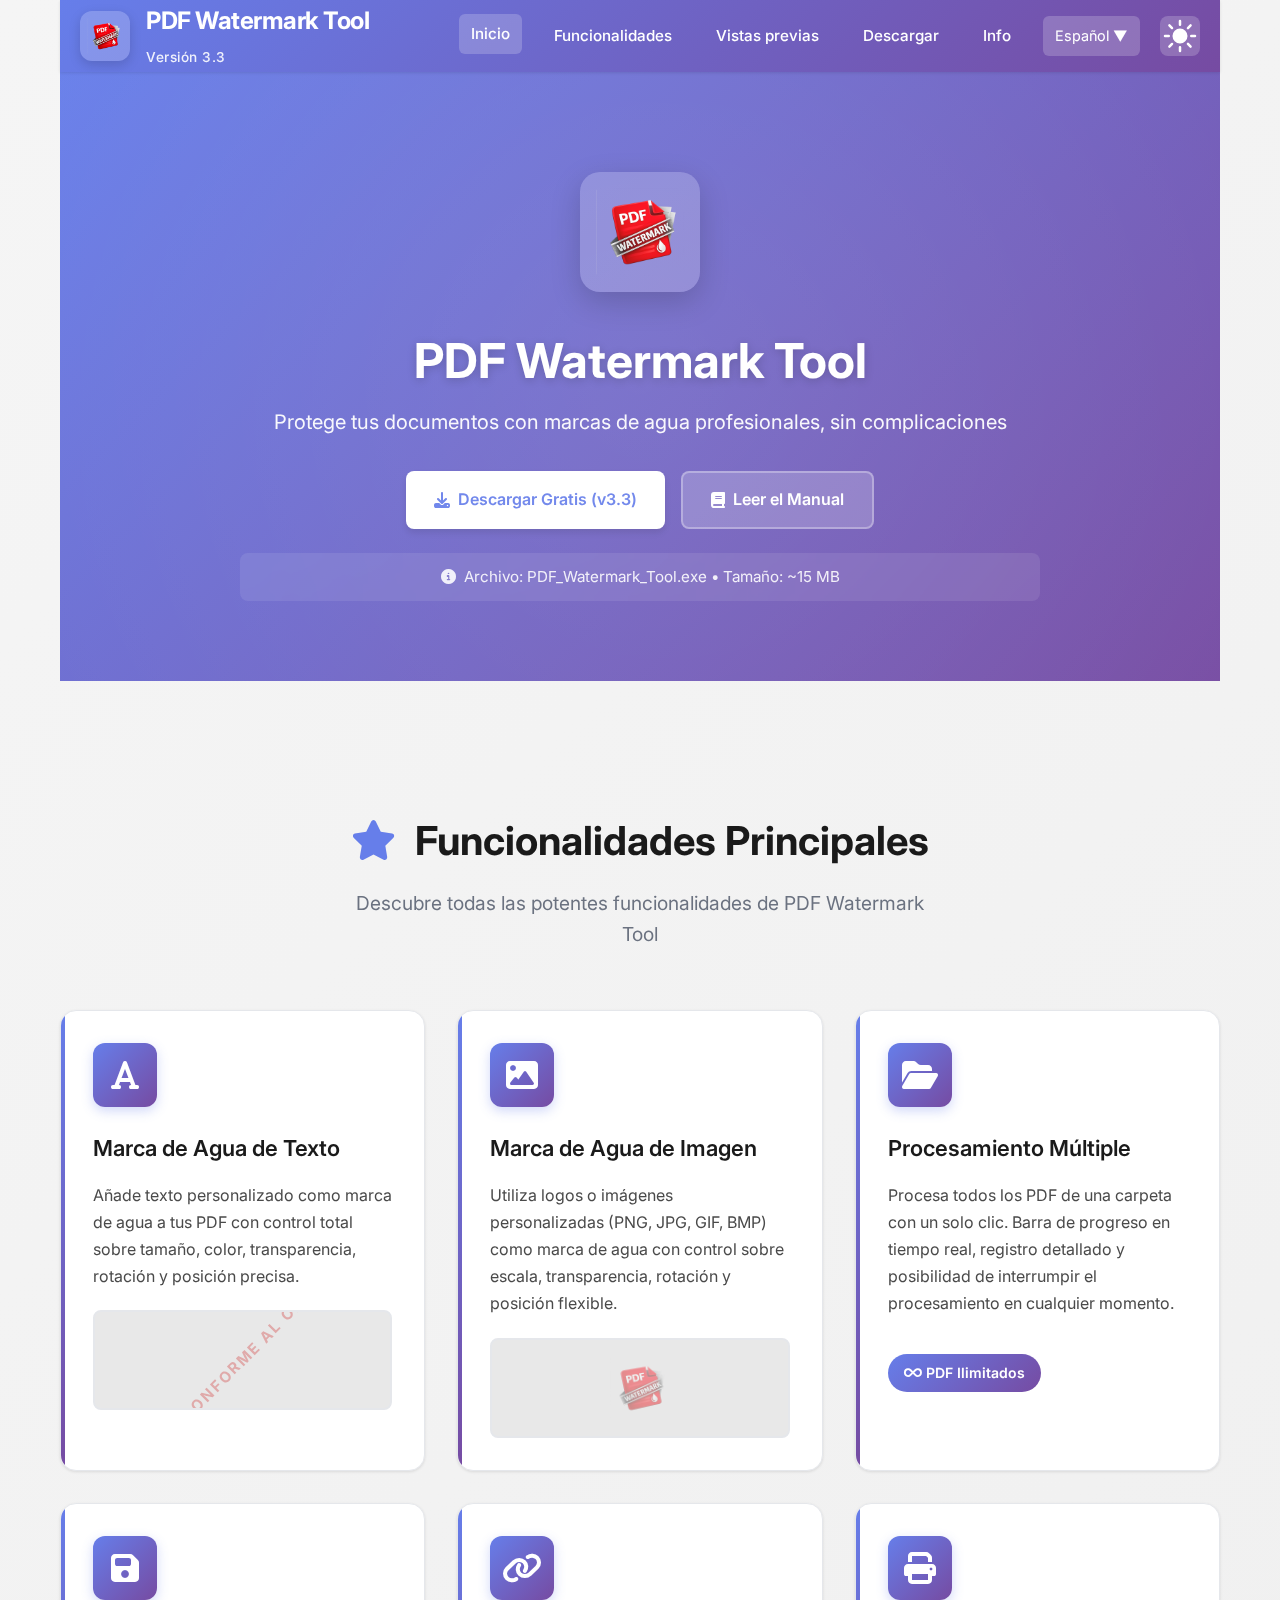
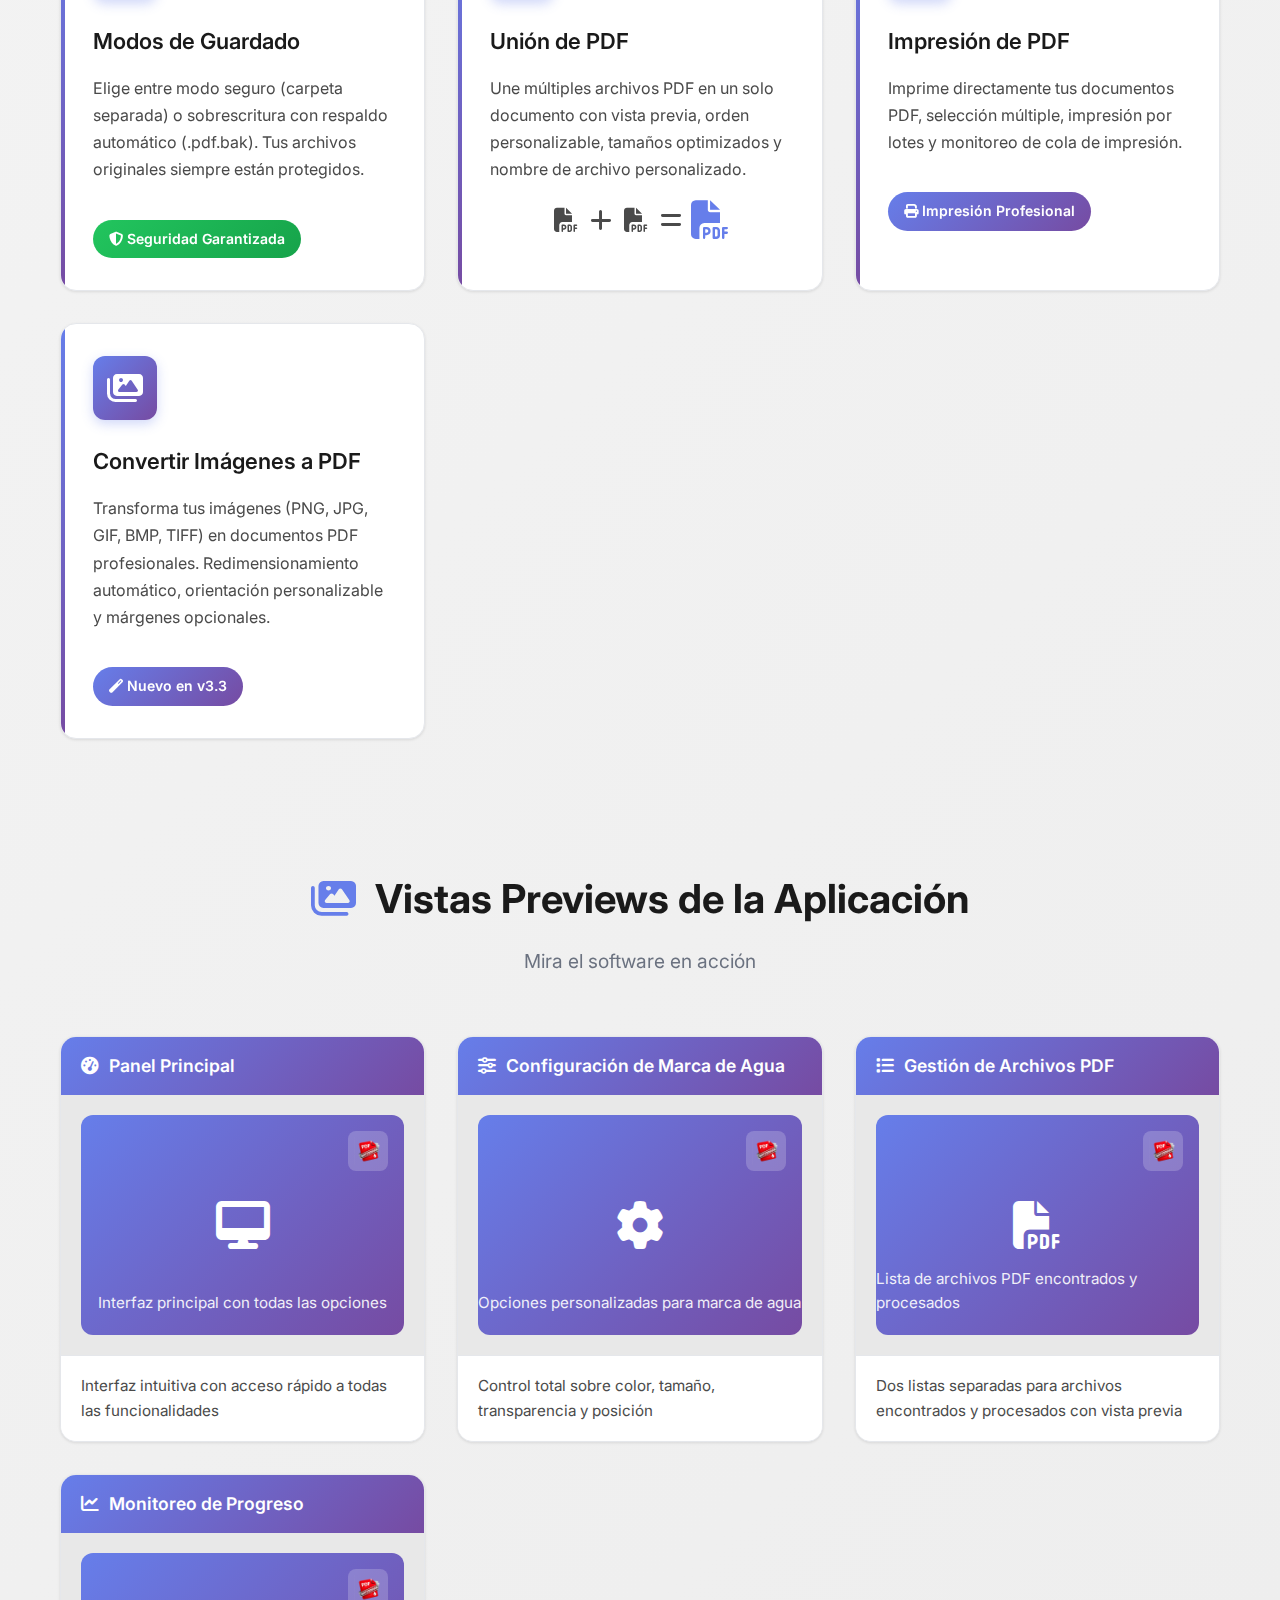
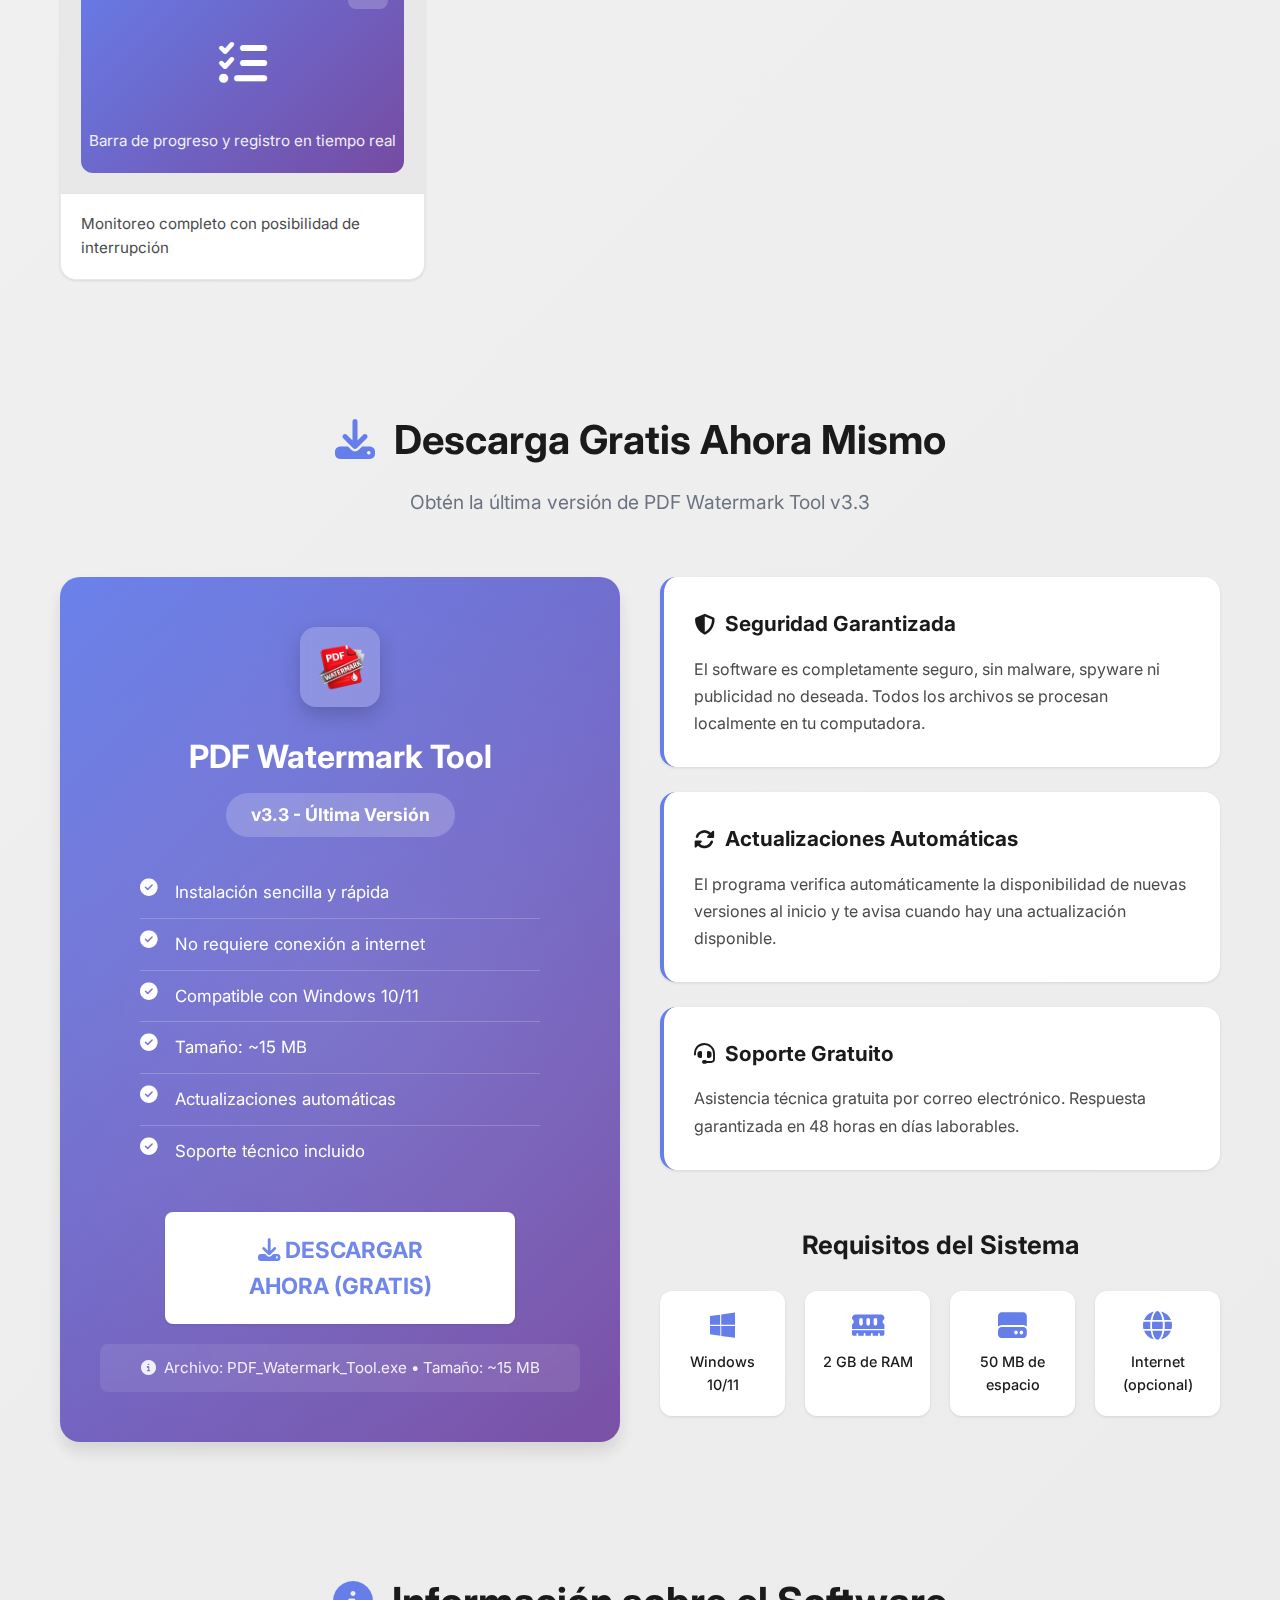
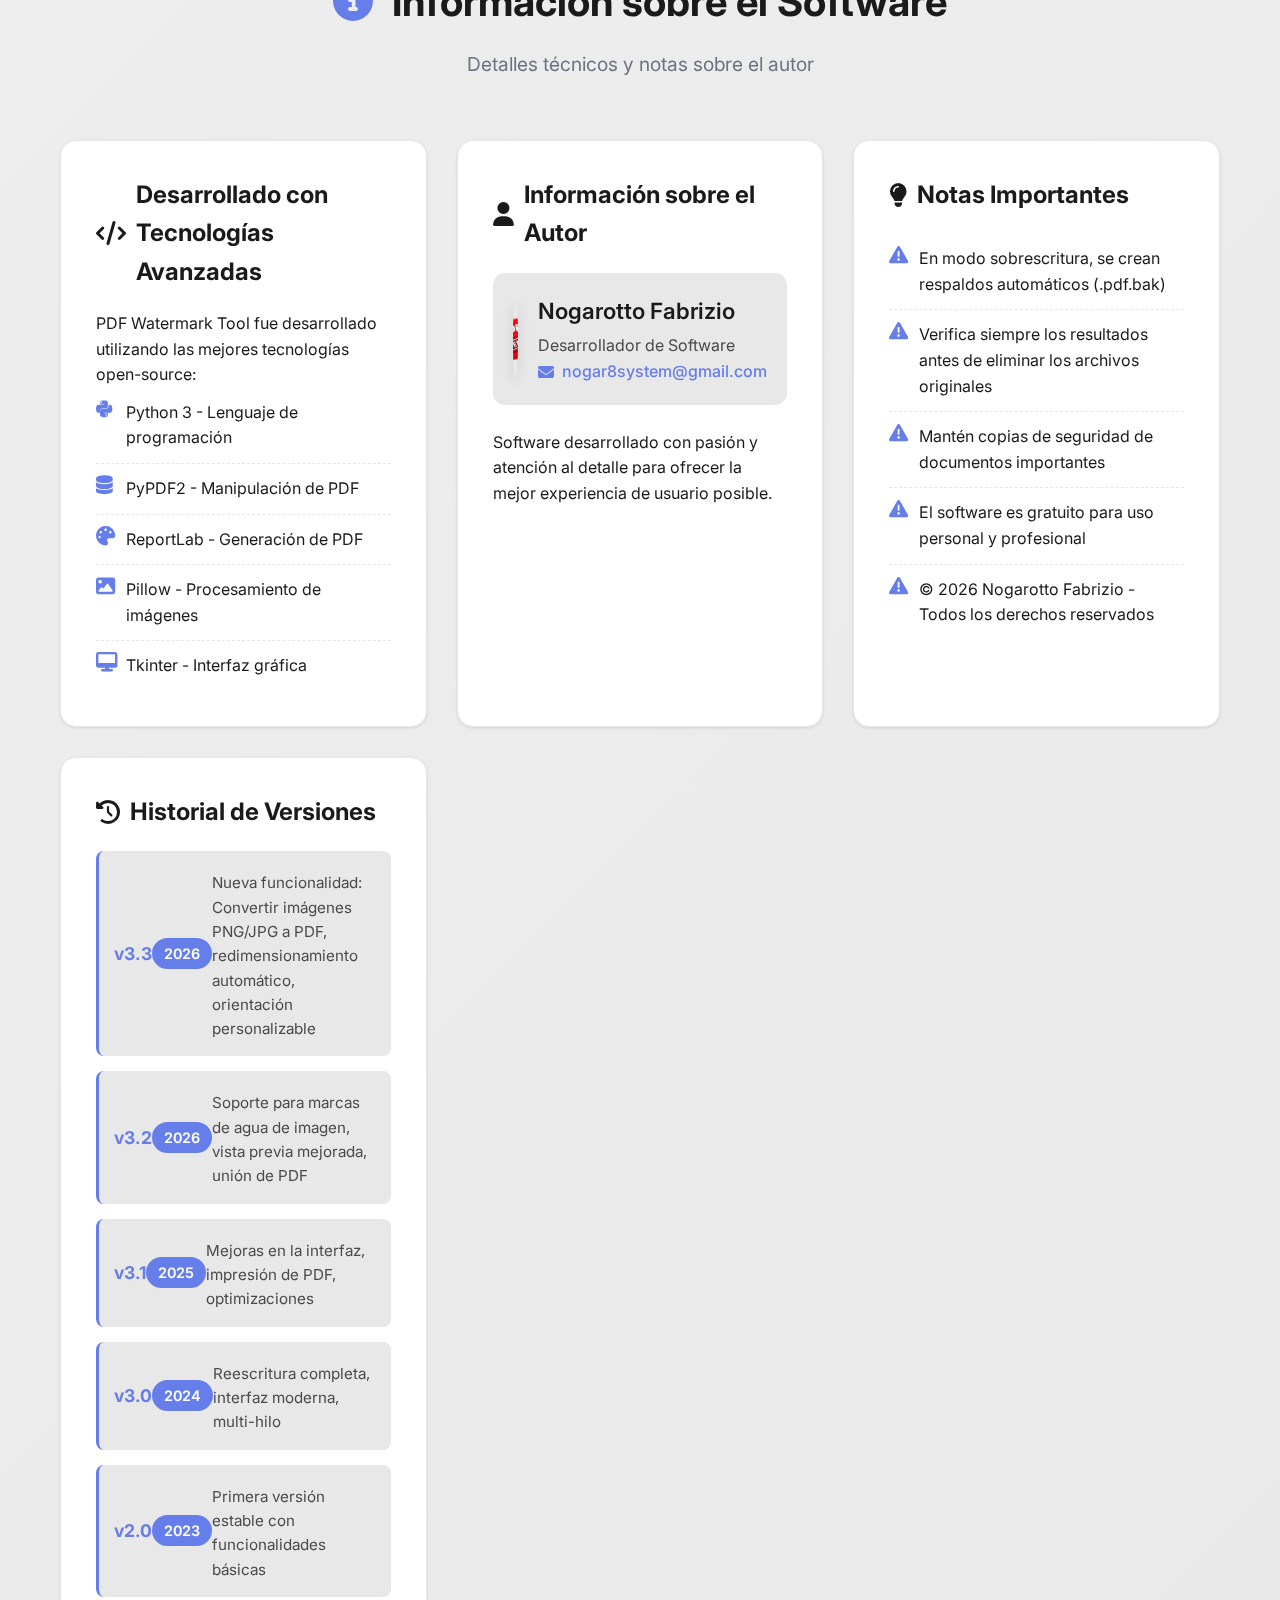
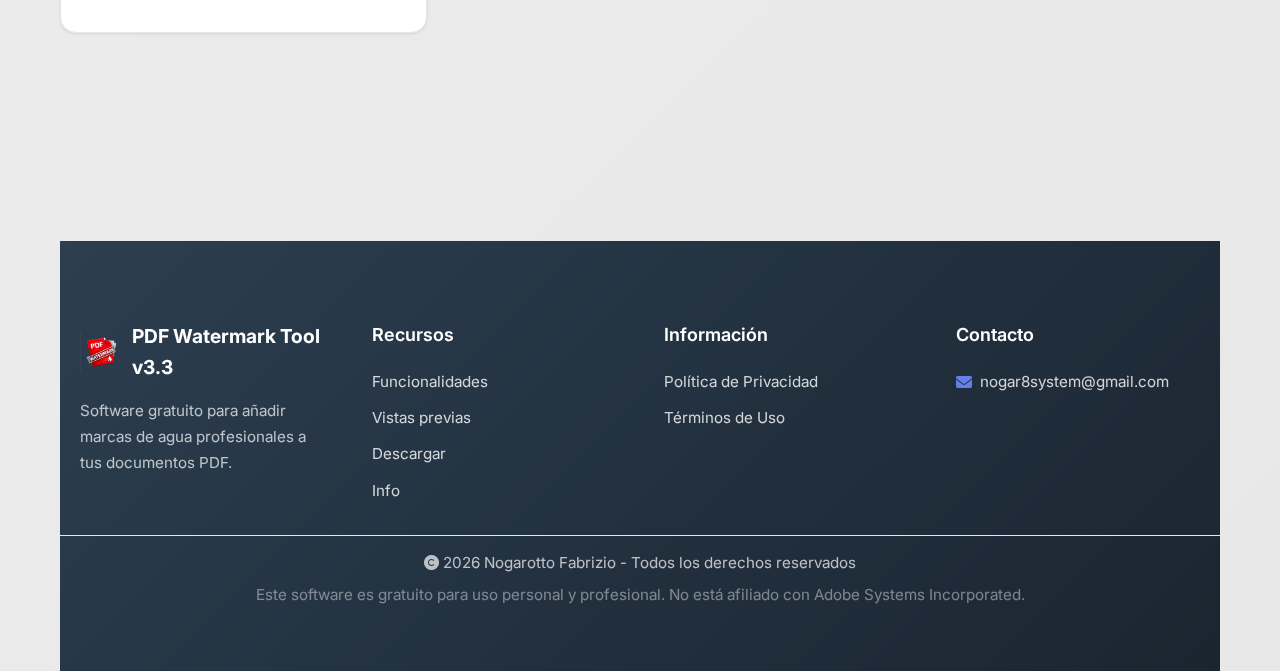
<file: es/index.html>
<!DOCTYPE html>
<html lang="es">
<head>
    <meta charset="UTF-8">
    <meta name="viewport" content="width=device-width, initial-scale=1.0">
    <meta name="description" content="PDF Watermark Tool - Añade marcas de agua de texto o imágenes a tus documentos PDF con precisión y facilidad">
    <title>PDF Watermark Tool v3.3 - Español</title>
    <link rel="stylesheet" href="https://nogar8system.github.io/PDF_Watermark_Tool/css/style.css">
    <link rel="stylesheet" href="https://cdnjs.cloudflare.com/ajax/libs/font-awesome/6.4.0/css/all.min.css">
    <link href="https://fonts.googleapis.com/css2?family=Inter:wght@300;400;500;600;700&display=swap" rel="stylesheet">
</head>
<body>
    <!-- FONDO CON LOGO DESVANECIDO -->
    <div class="background-logo">
        <div class="logo-watermark"></div>
    </div>

    <div class="container">
        <!-- CABECERA CON LOGO -->
        <header class="header">
            <div class="header-content">
                <a href="index.html" class="logo-container">
                    <div class="logo-wrapper">
                        <div class="logo-main">
                            <img src="https://nogar8system.github.io/PDF_Watermark_Tool/image/logo.png" alt="Logo de PDF Watermark Tool" class="logo-image">
                        </div>
                        <div class="logo-text">
                            <h1>PDF Watermark Tool</h1>
                            <span class="version">Versión 3.3</span>
                        </div>
                    </div>
                </a>

                <nav class="nav">
                    <a href="#features" class="active">Inicio</a>
                    <a href="#features">Funcionalidades</a>
                    <a href="#screenshots">Vistas previas</a>
                    <a href="#download">Descargar</a>
                    <a href="#manual">Info</a>

                    <!-- Selector de idioma -->
                    <div class="lang-selector">
                        <div class="lang-current">
                            <span>Español</span>
                            <span>▼</span>
                        </div>
                        <div class="lang-dropdown">
                            <a href="https://nogar8system.github.io/PDF_Watermark_Tool/en/" data-lang="en">English</a>
                            <a href="https://nogar8system.github.io/PDF_Watermark_Tool/" data-lang="it">Italiano</a>
                            <a href="https://nogar8system.github.io/PDF_Watermark_Tool/de/" data-lang="de">Deutsch</a>
                            <a href="https://nogar8system.github.io/PDF_Watermark_Tool/fr/" data-lang="fr">Français</a>
                        </div>
                    </div>
                    <!-- Alternador de tema -->
                    <button id="theme-toggle" class="theme-toggle" aria-label="Cambiar tema">
                        <svg xmlns="http://www.w3.org/2000/svg" viewBox="0 0 24 24" fill="currentColor">
                            <path d="M12 2.25a.75.75 0 01.75.75v2.25a.75.75 0 01-1.5 0V3a.75.75 0 01.75-.75zM7.5 12a4.5 4.5 0 119 0 4.5 4.5 0 01-9 0zM18.894 6.166a.75.75 0 00-1.06-1.06l-1.591 1.59a.75.75 0 101.06 1.061l1.591-1.59zM21.75 12a.75.75 0 01-.75.75h-2.25a.75.75 0 010-1.5H21a.75.75 0 01.75.75zM17.834 18.894a.75.75 0 001.06-1.06l-1.59-1.591a.75.75 0 10-1.061 1.06l1.59 1.591zM12 18a.75.75 0 01.75.75V21a.75.75 0 01-1.5 0v-2.25A.75.75 0 0112 18zM7.758 17.303a.75.75 0 00-1.061-1.06l-1.591 1.59a.75.75 0 001.06 1.061l1.591-1.59zM6 12a.75.75 0 01-.75.75H3a.75.75 0 010-1.5h2.25A.75.75 0 016 12zM6.697 7.757a.75.75 0 001.06-1.06l-1.59-1.591a.75.75 0 00-1.061 1.06l1.59 1.591z"/>
                        </svg>
                    </button>
                </nav>
            </div>
        </header>

        <!-- SECCIÓN HERO CON LOGO PROMINENTE -->
        <section class="hero hero-with-bg">
            <div class="hero-content">
                <div class="hero-logo">
                    <img src="https://nogar8system.github.io/PDF_Watermark_Tool/image/logo.png" alt="Logo de PDF Watermark Tool" class="hero-logo-image">
                </div>
                <h1>PDF Watermark Tool</h1>
                <p>Protege tus documentos con marcas de agua profesionales, sin complicaciones</p>
				<div class="hero-buttons">
					<a href="#download" class="btn btn-primary">
						<i class="fas fa-download"></i> Descargar Gratis (v3.3)
					</a>				
					<a href="#manual" class="btn btn-secondary">
						<i class="fas fa-book"></i> Leer el Manual
					</a>
				</div>
                <div class="file-info">
                    <i class="fas fa-info-circle"></i>
                    <span>Archivo: PDF_Watermark_Tool.exe • Tamaño: ~15 MB</span>
                </div>
            </div>
        </section>

        <!-- CONTENIDO PRINCIPAL -->
        <div class="main-content">
            <!-- SECCIÓN DE FUNCIONALIDADES -->
            <section id="features">
                <div class="section-title">
                    <h2><i class="fas fa-star"></i> Funcionalidades Principales</h2>
                    <p>Descubre todas las potentes funcionalidades de PDF Watermark Tool</p>
                </div>

                <div class="features-grid">
                    <!-- Marca de agua de texto -->
                    <div class="feature-card">
                        <div class="feature-icon">
                            <i class="fas fa-font"></i>
                        </div>
                        <h3>Marca de Agua de Texto</h3>
                        <p>Añade texto personalizado como marca de agua a tus PDF con control total sobre tamaño, color, transparencia, rotación y posición precisa.</p>
                        <div class="feature-preview text-watermark">
                            <span>COPIA CONFORME AL ORIGINAL</span>
                        </div>
                    </div>

                    <!-- Marca de agua de imagen -->
                    <div class="feature-card">
                        <div class="feature-icon">
                            <i class="fas fa-image"></i>
                        </div>
                        <h3>Marca de Agua de Imagen</h3>
                        <p>Utiliza logos o imágenes personalizadas (PNG, JPG, GIF, BMP) como marca de agua con control sobre escala, transparencia, rotación y posición flexible.</p>
                        <div class="feature-preview image-watermark">
                            <div class="logo-placeholder">
                                <img src="https://nogar8system.github.io/PDF_Watermark_Tool/image/logo.png" alt="Logo" class="preview-logo">
                            </div>
                        </div>
                    </div>

                    <!-- Procesamiento múltiple -->
                    <div class="feature-card">
                        <div class="feature-icon">
                            <i class="fas fa-folder-open"></i>
                        </div>
                        <h3>Procesamiento Múltiple</h3>
                        <p>Procesa todos los PDF de una carpeta con un solo clic. Barra de progreso en tiempo real, registro detallado y posibilidad de interrumpir el procesamiento en cualquier momento.</p>
                        <div class="feature-badge">
                            <i class="fas fa-infinity"></i> PDF Ilimitados
                        </div>
                    </div>

                    <!-- Modos de guardado -->
                    <div class="feature-card">
                        <div class="feature-icon">
                            <i class="fas fa-save"></i>
                        </div>
                        <h3>Modos de Guardado</h3>
                        <p>Elige entre modo seguro (carpeta separada) o sobrescritura con respaldo automático (.pdf.bak). Tus archivos originales siempre están protegidos.</p>
                        <div class="feature-badge security">
                            <i class="fas fa-shield-alt"></i> Seguridad Garantizada
                        </div>
                    </div>

                    <!-- Unión de PDF -->
                    <div class="feature-card">
                        <div class="feature-icon">
                            <i class="fas fa-link"></i>
                        </div>
                        <h3>Unión de PDF</h3>
                        <p>Une múltiples archivos PDF en un solo documento con vista previa, orden personalizable, tamaños optimizados y nombre de archivo personalizado.</p>
                        <div class="merge-preview">
                            <i class="fas fa-file-pdf"></i>
                            <i class="fas fa-plus"></i>
                            <i class="fas fa-file-pdf"></i>
                            <i class="fas fa-equals"></i>
                            <i class="fas fa-file-pdf merged"></i>
                        </div>
                    </div>

                    <!-- Impresión de PDF -->
                    <div class="feature-card">
                        <div class="feature-icon">
                            <i class="fas fa-print"></i>
                        </div>
                        <h3>Impresión de PDF</h3>
                        <p>Imprime directamente tus documentos PDF, selección múltiple, impresión por lotes y monitoreo de cola de impresión.</p>
                        <div class="feature-badge">
                            <i class="fas fa-print"></i> Impresión Profesional
                        </div>
                    </div>

                    <!-- Convertir imágenes a PDF - NUEVA FUNCIÓN v3.3 -->
                    <div class="feature-card">
                        <div class="feature-icon">
                            <i class="fas fa-images"></i>
                        </div>
                        <h3>Convertir Imágenes a PDF</h3>
                        <p>Transforma tus imágenes (PNG, JPG, GIF, BMP, TIFF) en documentos PDF profesionales. Redimensionamiento automático, orientación personalizable y márgenes opcionales.</p>
                        <div class="feature-badge">
                            <i class="fas fa-magic"></i> Nuevo en v3.3
                        </div>
                    </div>
                </div>
            </section>

            <!-- SECCIÓN DE VISTAS PREVIAS -->
            <section id="screenshots">
                <div class="section-title">
                    <h2><i class="fas fa-images"></i> Vistas Previews de la Aplicación</h2>
                    <p>Mira el software en acción</p>
                </div>

                <div class="screenshots-grid">
                    <div class="screenshot-card">
                        <div class="screenshot-header">
                            <i class="fas fa-tachometer-alt"></i> Panel Principal
                        </div>
                        <div class="screenshot-body">
                            <div class="screenshot-img">
                                <div class="screenshot-placeholder">
                                    <div class="placeholder-logo">
                                        <img src="https://nogar8system.github.io/PDF_Watermark_Tool/image/logo.png" alt="Logo">
                                    </div>
                                    <i class="fas fa-desktop"></i>
                                    <div class="placeholder-text">Interfaz principal con todas las opciones</div>
                                </div>
                            </div>
                        </div>
                        <div class="screenshot-footer">
                            <p>Interfaz intuitiva con acceso rápido a todas las funcionalidades</p>
                        </div>
                    </div>

                    <div class="screenshot-card">
                        <div class="screenshot-header">
                            <i class="fas fa-sliders-h"></i> Configuración de Marca de Agua
                        </div>
                        <div class="screenshot-body">
                            <div class="screenshot-img">
                                <div class="screenshot-placeholder">
                                    <div class="placeholder-logo">
                                        <img src="https://nogar8system.github.io/PDF_Watermark_Tool/image/logo.png" alt="Logo">
                                    </div>
                                    <i class="fas fa-cog"></i>
                                    <div class="placeholder-text">Opciones personalizadas para marca de agua</div>
                                </div>
                            </div>
                        </div>
                        <div class="screenshot-footer">
                            <p>Control total sobre color, tamaño, transparencia y posición</p>
                        </div>
                    </div>

                    <div class="screenshot-card">
                        <div class="screenshot-header">
                            <i class="fas fa-list"></i> Gestión de Archivos PDF
                        </div>
                        <div class="screenshot-body">
                            <div class="screenshot-img">
                                <div class="screenshot-placeholder">
                                    <div class="placeholder-logo">
                                        <img src="https://nogar8system.github.io/PDF_Watermark_Tool/image/logo.png" alt="Logo">
                                    </div>
                                    <i class="fas fa-file-pdf"></i>
                                    <div class="placeholder-text">Lista de archivos PDF encontrados y procesados</div>
                                </div>
                            </div>
                        </div>
                        <div class="screenshot-footer">
                            <p>Dos listas separadas para archivos encontrados y procesados con vista previa</p>
                        </div>
                    </div>

                    <div class="screenshot-card">
                        <div class="screenshot-header">
                            <i class="fas fa-chart-line"></i> Monitoreo de Progreso
                        </div>
                        <div class="screenshot-body">
                            <div class="screenshot-img">
                                <div class="screenshot-placeholder">
                                    <div class="placeholder-logo">
                                        <img src="https://nogar8system.github.io/PDF_Watermark_Tool/image/logo.png" alt="Logo">
                                    </div>
                                    <i class="fas fa-tasks"></i>
                                    <div class="placeholder-text">Barra de progreso y registro en tiempo real</div>
                                </div>
                            </div>
                        </div>
                        <div class="screenshot-footer">
                            <p>Monitoreo completo con posibilidad de interrupción</p>
                        </div>
                    </div>
                </div>
            </section>

            <!-- SECCIÓN DE DESCARGA -->
            <section id="download">
                <div id="download-button" class="section-title">
                    <h2><i class="fas fa-download"></i> Descarga Gratis Ahora Mismo</h2>
                    <p>Obtén la última versión de PDF Watermark Tool v3.3</p>
                </div>

                <div class="download-grid">
                    <div class="download-card">
                        <div class="download-logo">
                            <img src="https://nogar8system.github.io/PDF_Watermark_Tool/image/logo.png" alt="Logo de PDF Watermark Tool">
                        </div>
                        <h3>PDF Watermark Tool</h3>
                        <div class="version-badge">v3.3 - Última Versión</div>
                        
                        <ul class="download-features">
                            <li><i class="fas fa-check-circle"></i> Instalación sencilla y rápida</li>
                            <li><i class="fas fa-check-circle"></i> No requiere conexión a internet</li>
                            <li><i class="fas fa-check-circle"></i> Compatible con Windows 10/11</li>
                            <li><i class="fas fa-check-circle"></i> Tamaño: ~15 MB</li>
                            <li><i class="fas fa-check-circle"></i> Actualizaciones automáticas</li>
                            <li><i class="fas fa-check-circle"></i> Soporte técnico incluido</li>
                        </ul>

                        <a href="https://www.sunredline.org/Pubblica/PDF_Watermark/PDF_Watermark_Tool.exe" 
                           download 
                           class="btn btn-download btn-xl"
                           onclick="trackDownload()">
                            <i class="fas fa-download"></i> DESCARGAR AHORA (GRATIS)
                        </a>

                        <div class="file-info">
                            <i class="fas fa-info-circle"></i>
                            <span>Archivo: PDF_Watermark_Tool.exe • Tamaño: ~15 MB</span>
                        </div>
                    </div>

                    <div class="download-info">
                        <div class="info-card">
                            <h4><i class="fas fa-shield-alt"></i> Seguridad Garantizada</h4>
                            <p>El software es completamente seguro, sin malware, spyware ni publicidad no deseada. Todos los archivos se procesan localmente en tu computadora.</p>
                        </div>

                        <div class="info-card">
                            <h4><i class="fas fa-sync-alt"></i> Actualizaciones Automáticas</h4>
                            <p>El programa verifica automáticamente la disponibilidad de nuevas versiones al inicio y te avisa cuando hay una actualización disponible.</p>
                        </div>

                        <div class="info-card">
                            <h4><i class="fas fa-headset"></i> Soporte Gratuito</h4>
                            <p>Asistencia técnica gratuita por correo electrónico. Respuesta garantizada en 48 horas en días laborables.</p>
                        </div>

                        <div class="requirements">
                            <h3>Requisitos del Sistema</h3>
                            <div class="requirements-grid">
                                <div class="requirement-item">
                                    <i class="fab fa-windows"></i>
                                    <span>Windows 10/11</span>
                                </div>
                                <div class="requirement-item">
                                    <i class="fas fa-memory"></i>
                                    <span>2 GB de RAM</span>
                                </div>
                                <div class="requirement-item">
                                    <i class="fas fa-hdd"></i>
                                    <span>50 MB de espacio</span>
                                </div>
                                <div class="requirement-item">
                                    <i class="fas fa-globe"></i>
                                    <span>Internet (opcional)</span>
                                </div>
                            </div>
                        </div>
                    </div>
                </div>
            </section>

            <!-- SECCIÓN DE INFORMACIÓN -->
			<section id="manual" class="info">
				<div class="section-title">
					<h2><i class="fas fa-info-circle"></i> Información sobre el Software</h2>
					<p>Detalles técnicos y notas sobre el autor</p>
				</div>

                <div class="info-grid">
                    <div class="info-box">
                        <h3><i class="fas fa-code"></i> Desarrollado con Tecnologías Avanzadas</h3>
                        <p>PDF Watermark Tool fue desarrollado utilizando las mejores tecnologías open-source:</p>
                        <ul class="tech-list">
                            <li><i class="fab fa-python"></i> Python 3 - Lenguaje de programación</li>
                            <li><i class="fas fa-database"></i> PyPDF2 - Manipulación de PDF</li>
                            <li><i class="fas fa-palette"></i> ReportLab - Generación de PDF</li>
                            <li><i class="fas fa-image"></i> Pillow - Procesamiento de imágenes</li>
                            <li><i class="fas fa-desktop"></i> Tkinter - Interfaz gráfica</li>
                        </ul>
                    </div>

                    <div class="info-box">
                        <h3><i class="fas fa-user"></i> Información sobre el Autor</h3>
                        <div class="author-card">
                            <div class="author-avatar">
                                <img src="https://nogar8system.github.io/PDF_Watermark_Tool/image/logo.png" alt="Logo">
                            </div>
                            <div class="author-info">
                                <h4>Nogarotto Fabrizio</h4>
                                <p>Desarrollador de Software</p>
                                <div class="author-contact">
                                    <a href="mailto:nogar8system@gmail.com">
                                        <i class="fas fa-envelope"></i> nogar8system@gmail.com
                                    </a>
                                </div>
                            </div>
                        </div>
                        <p>Software desarrollado con pasión y atención al detalle para ofrecer la mejor experiencia de usuario posible.</p>
                    </div>

                    <div class="info-box">
                        <h3><i class="fas fa-lightbulb"></i> Notas Importantes</h3>
                        <ul class="notes-list">
                            <li><i class="fas fa-exclamation-triangle"></i> En modo sobrescritura, se crean respaldos automáticos (.pdf.bak)</li>
                            <li><i class="fas fa-exclamation-triangle"></i> Verifica siempre los resultados antes de eliminar los archivos originales</li>
                            <li><i class="fas fa-exclamation-triangle"></i> Mantén copias de seguridad de documentos importantes</li>
                            <li><i class="fas fa-exclamation-triangle"></i> El software es gratuito para uso personal y profesional</li>
                            <li><i class="fas fa-exclamation-triangle"></i> © 2026 Nogarotto Fabrizio - Todos los derechos reservados</li>
                        </ul>
                    </div>

                    <div class="info-box">
                        <h3><i class="fas fa-history"></i> Historial de Versiones</h3>
                        <div class="version-history">
                            <div class="version-item">
                                <span class="version-number">v3.3</span>
                                <span class="version-date">2026</span>
                                <p>Nueva funcionalidad: Convertir imágenes PNG/JPG a PDF, redimensionamiento automático, orientación personalizable</p>
                            </div>
                            <div class="version-item">
                                <span class="version-number">v3.2</span>
                                <span class="version-date">2026</span>
                                <p>Soporte para marcas de agua de imagen, vista previa mejorada, unión de PDF</p>
                            </div>
                            <div class="version-item">
                                <span class="version-number">v3.1</span>
                                <span class="version-date">2025</span>
                                <p>Mejoras en la interfaz, impresión de PDF, optimizaciones</p>
                            </div>
                            <div class="version-item">
                                <span class="version-number">v3.0</span>
                                <span class="version-date">2024</span>
                                <p>Reescritura completa, interfaz moderna, multi-hilo</p>
                            </div>
                            <div class="version-item">
                                <span class="version-number">v2.0</span>
                                <span class="version-date">2023</span>
                                <p>Primera versión estable con funcionalidades básicas</p>
                            </div>
                        </div>
                    </div>
                </div>
            </section>
        </div>

        <!-- PIE DE PÁGINA CON LOGO -->
        <footer class="footer">
            <div class="footer-content">
                <div class="footer-logo-section">
                    <div class="footer-logo">
                        <img src="https://nogar8system.github.io/PDF_Watermark_Tool/image/logo.png" alt="Logo de PDF Watermark Tool">
                        <span>PDF Watermark Tool v3.3</span>
                    </div>
                    <p>Software gratuito para añadir marcas de agua profesionales a tus documentos PDF.</p>
                </div>

                <div class="footer-section">
                    <h3>Recursos</h3>
                    <ul>
                        <li><a href="#features">Funcionalidades</a></li>
                        <li><a href="#screenshots">Vistas previas</a></li>
                        <li><a href="#download">Descargar</a></li>
                        <li><a href="#manual">Info</a></li>
                    </ul>
                </div>

                <div class="footer-section">
                    <h3>Información</h3>
                    <ul>
                        <li><a href="privacy.html">Política de Privacidad</a></li>
                        <li><a href="terms.html">Términos de Uso</a></li>
                    </ul>
                </div>

                <div class="footer-section">
                    <h3>Contacto</h3>
                    <ul>
                        <li><a href="mailto:nogar8system@gmail.com"><i class="fas fa-envelope"></i> nogar8system@gmail.com</a></li>
                    </ul>
                </div>
            </div>

            <div class="footer-bottom">
                <p>
                    <i class="fas fa-copyright"></i> 2026 Nogarotto Fabrizio - Todos los derechos reservados
                </p>
                <p class="footer-disclaimer">
                    Este software es gratuito para uso personal y profesional. 
                    No está afiliado con Adobe Systems Incorporated.
                </p>
            </div>
        </footer>
    </div>

    <!-- BOTÓN DE VOLVER ARRIBA -->
    <button class="scroll-to-top" onclick="scrollToTop()">
        <i class="fas fa-arrow-up"></i>
    </button>

    <script>
        // Función para rastrear la descarga
        function trackDownload() {
            console.log('Descarga iniciada - PDF Watermark Tool v3.3');
            alert('✅ ¡Descarga iniciada!\n\nEl archivo se guardará en la carpeta Descargas.\n\nDespués de la descarga, ejecuta el archivo .exe para instalar el software.');
        }

        // Función para desplazarse hacia arriba
        function scrollToTop() {
            window.scrollTo({
                top: 0,
                behavior: 'smooth'
            });
        }

        // Mostrar/ocultar botón de desplazamiento hacia arriba
        window.addEventListener('scroll', function() {
            const scrollButton = document.querySelector('.scroll-to-top');
            if (window.scrollY > 300) {
                scrollButton.style.opacity = '1';
                scrollButton.style.transform = 'translateY(0)';
            } else {
                scrollButton.style.opacity = '0';
                scrollButton.style.transform = 'translateY(20px)';
            }
        });

        // Desplazamiento suave para enlaces de navegación
        document.querySelectorAll('a[href^="#"]').forEach(anchor => {
            anchor.addEventListener('click', function (e) {
                e.preventDefault();
                const targetId = this.getAttribute('href');
                
                // Manejo especial para #download-button
                if (targetId === '#download-button') {
                    const downloadButton = document.querySelector('#download-button');
                    if (downloadButton) {
                        const header = document.querySelector('.header');
                        const headerOffset = header ? header.offsetHeight + 40 : 100;
                        const elementPosition = downloadButton.getBoundingClientRect().top;
                        const offsetPosition = elementPosition + window.pageYOffset - headerOffset;
                        
                        window.scrollTo({
                            top: offsetPosition,
                            behavior: 'smooth'
                        });
                        return;
                    }
                }
                
                const target = document.querySelector(targetId);
                if (target) {
                    const header = document.querySelector('.header');
                    const headerOffset = header ? header.offsetHeight + 20 : 100;
                    const elementPosition = target.getBoundingClientRect().top;
                    const offsetPosition = elementPosition + window.pageYOffset - headerOffset;
                    
                    window.scrollTo({
                        top: offsetPosition,
                        behavior: 'smooth'
                    });
                }
            });
        });

        // Alternador de tema
        const themeToggle = document.getElementById('theme-toggle');
        const body = document.body;

        // Verificar preferencia de tema guardada o preferencia del sistema
        const savedTheme = localStorage.getItem('pdfwatermark-theme');
        const prefersDarkScheme = window.matchMedia('(prefers-color-scheme: dark)');

        if (savedTheme === 'dark' || (!savedTheme && prefersDarkScheme.matches)) {
            body.classList.add('dark-mode');
        }

        themeToggle.addEventListener('click', () => {
            body.classList.toggle('dark-mode');
            const isDarkMode = body.classList.contains('dark-mode');
            localStorage.setItem('pdfwatermark-theme', isDarkMode ? 'dark' : 'light');
        });

        // Selector de idioma
        const langCurrent = document.querySelector('.lang-current');
        const langDropdown = document.querySelector('.lang-dropdown');

        langCurrent.addEventListener('click', (e) => {
            e.stopPropagation();
            langDropdown.classList.toggle('active');
        });

        document.addEventListener('click', () => {
            langDropdown.classList.remove('active');
        });

        // Cerrar menú desplegable al hacer clic fuera
        document.addEventListener('click', function(event) {
            const langSelector = document.querySelector('.lang-selector');
            if (!langSelector.contains(event.target)) {
                langDropdown.classList.remove('active');
            }
        });

        // Animación al cargar la página
        window.addEventListener('load', function() {
            document.body.style.opacity = '0';
            setTimeout(() => {
                document.body.style.transition = 'opacity 0.8s ease';
                document.body.style.opacity = '1';
            }, 100);
        });
    </script>
</body>
</html>
</file>
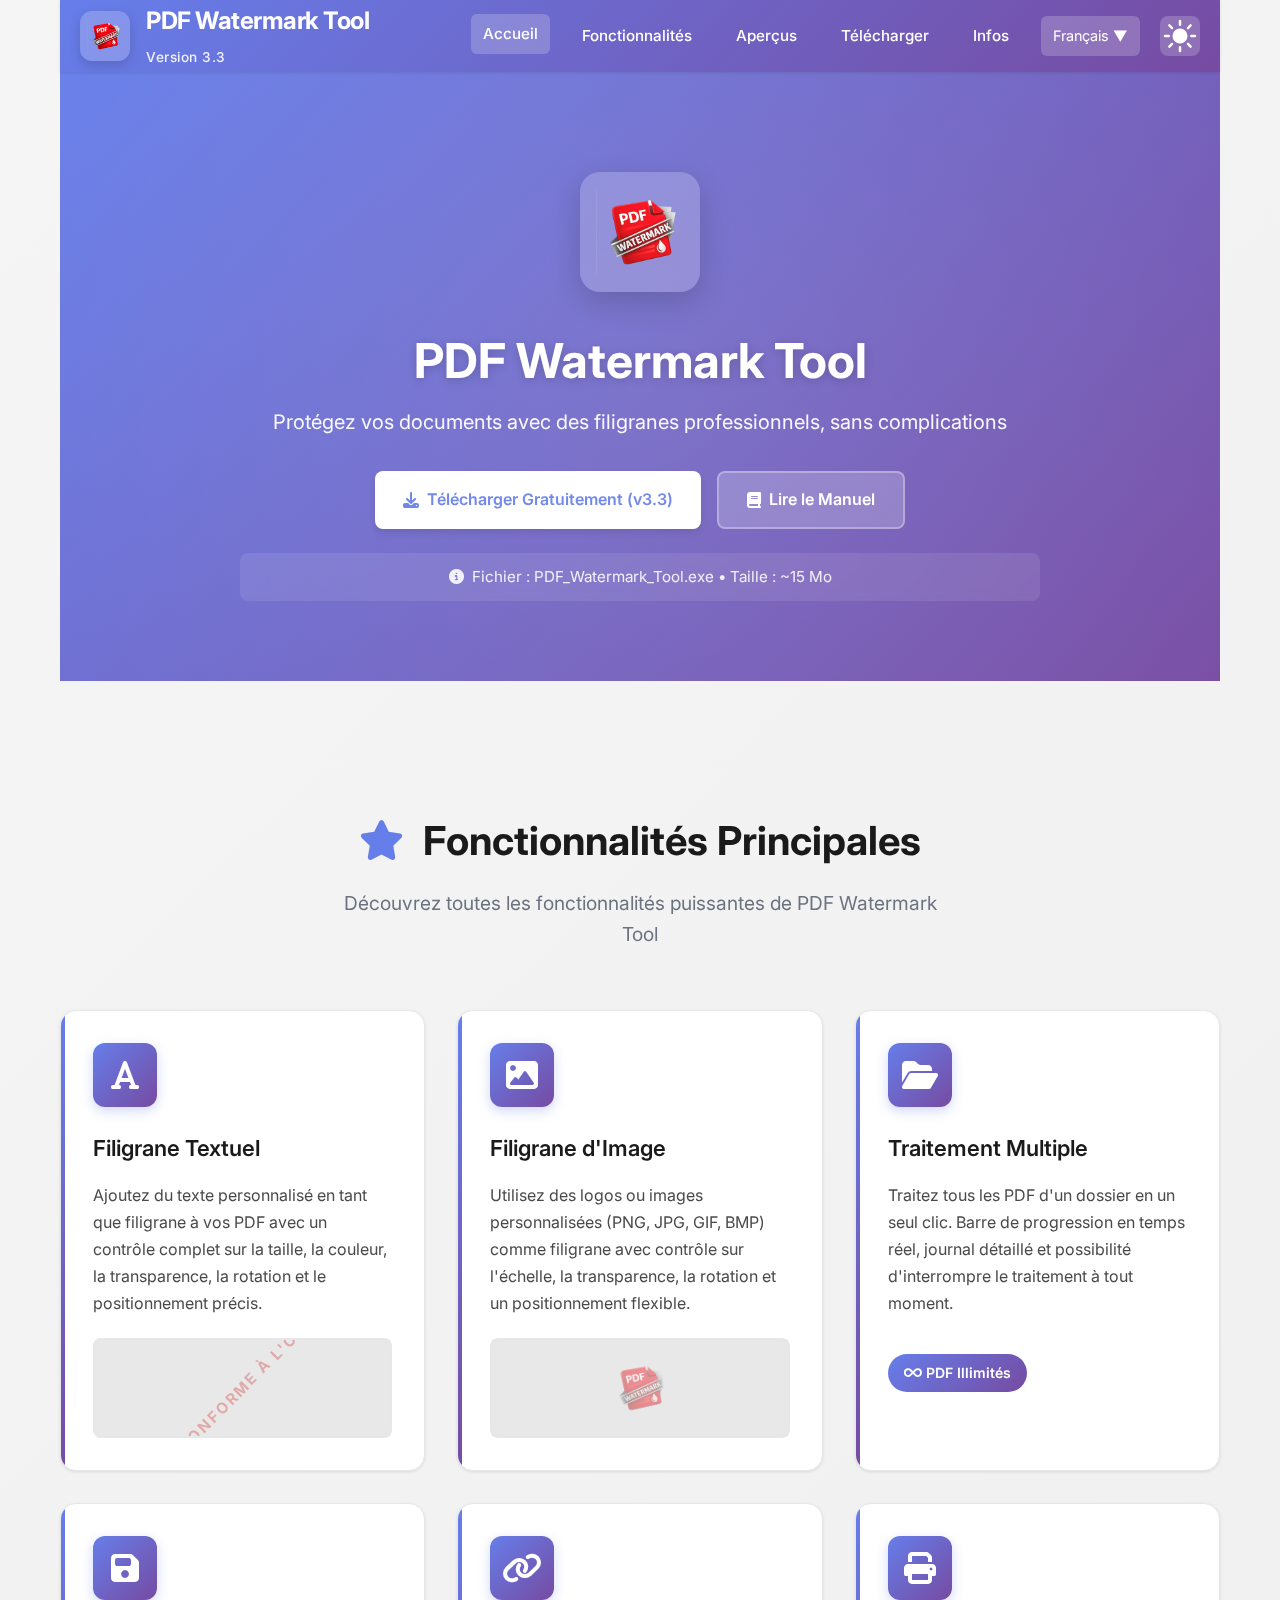
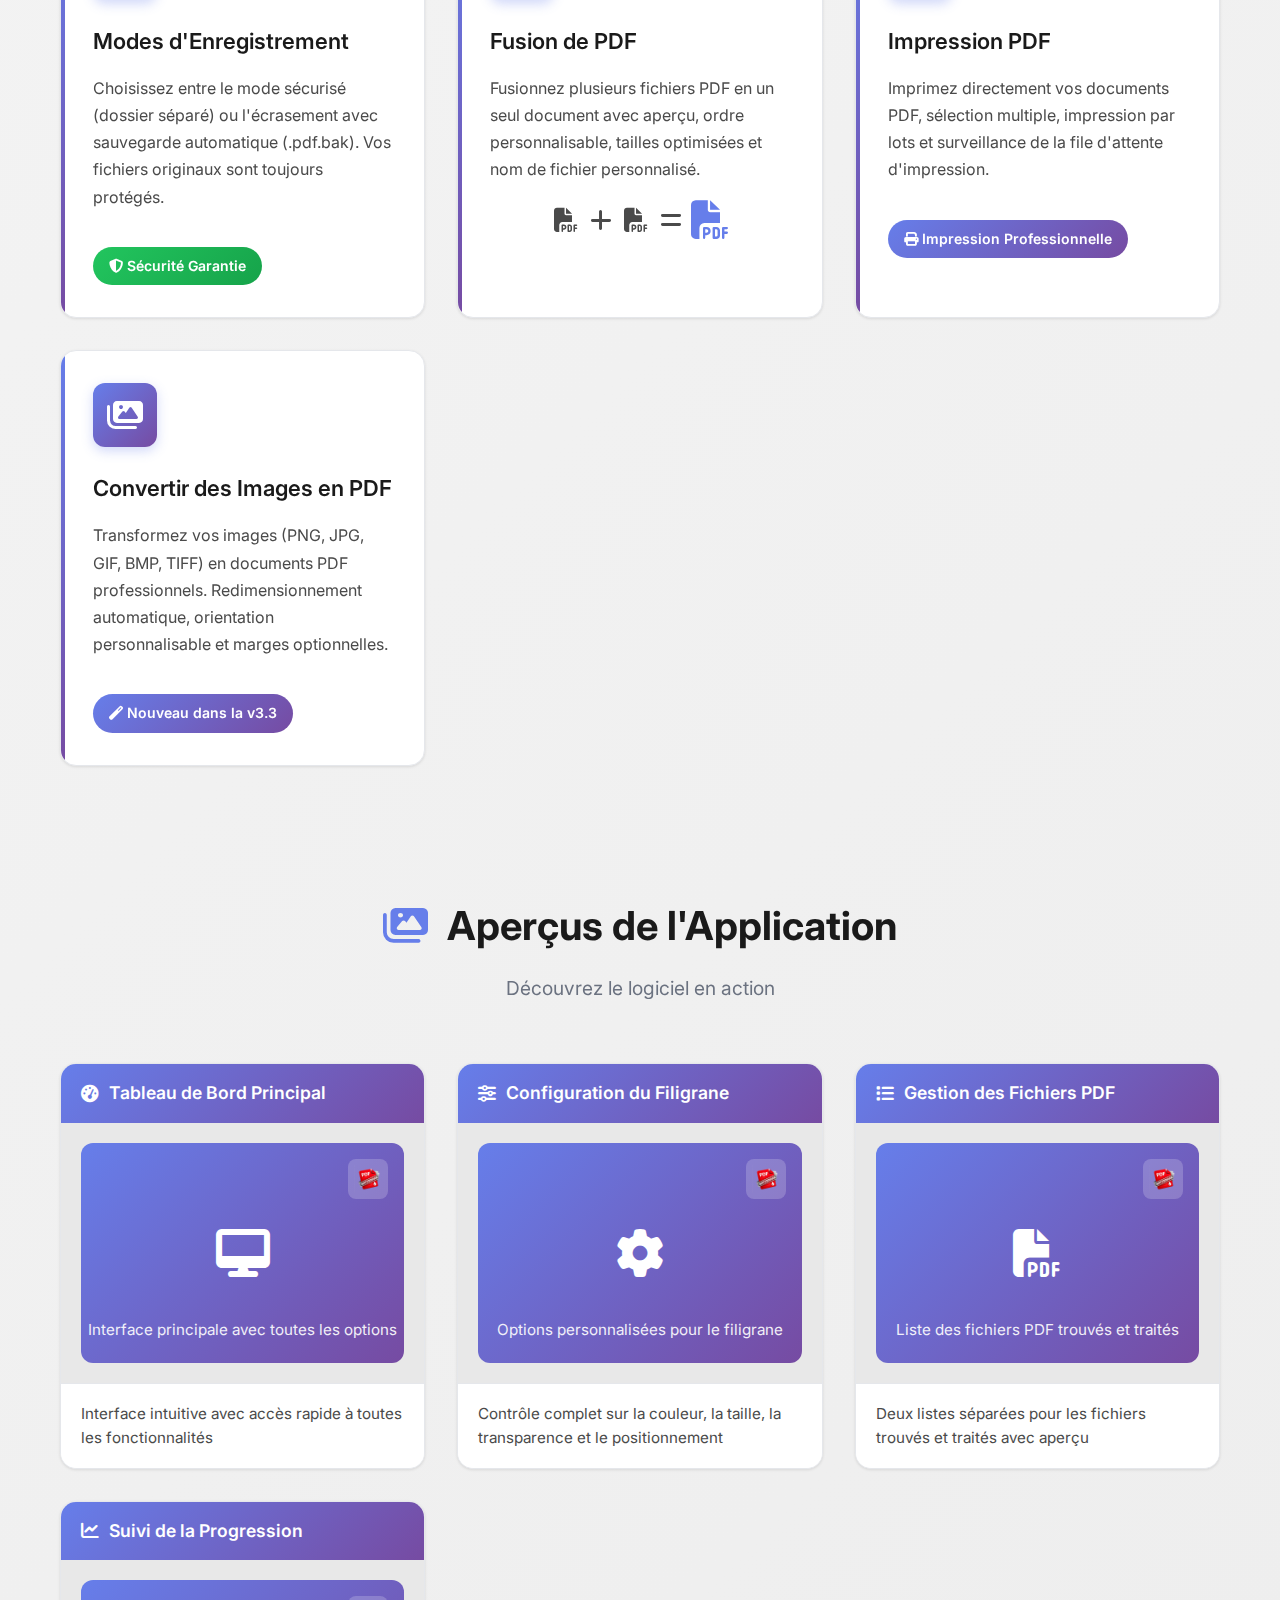
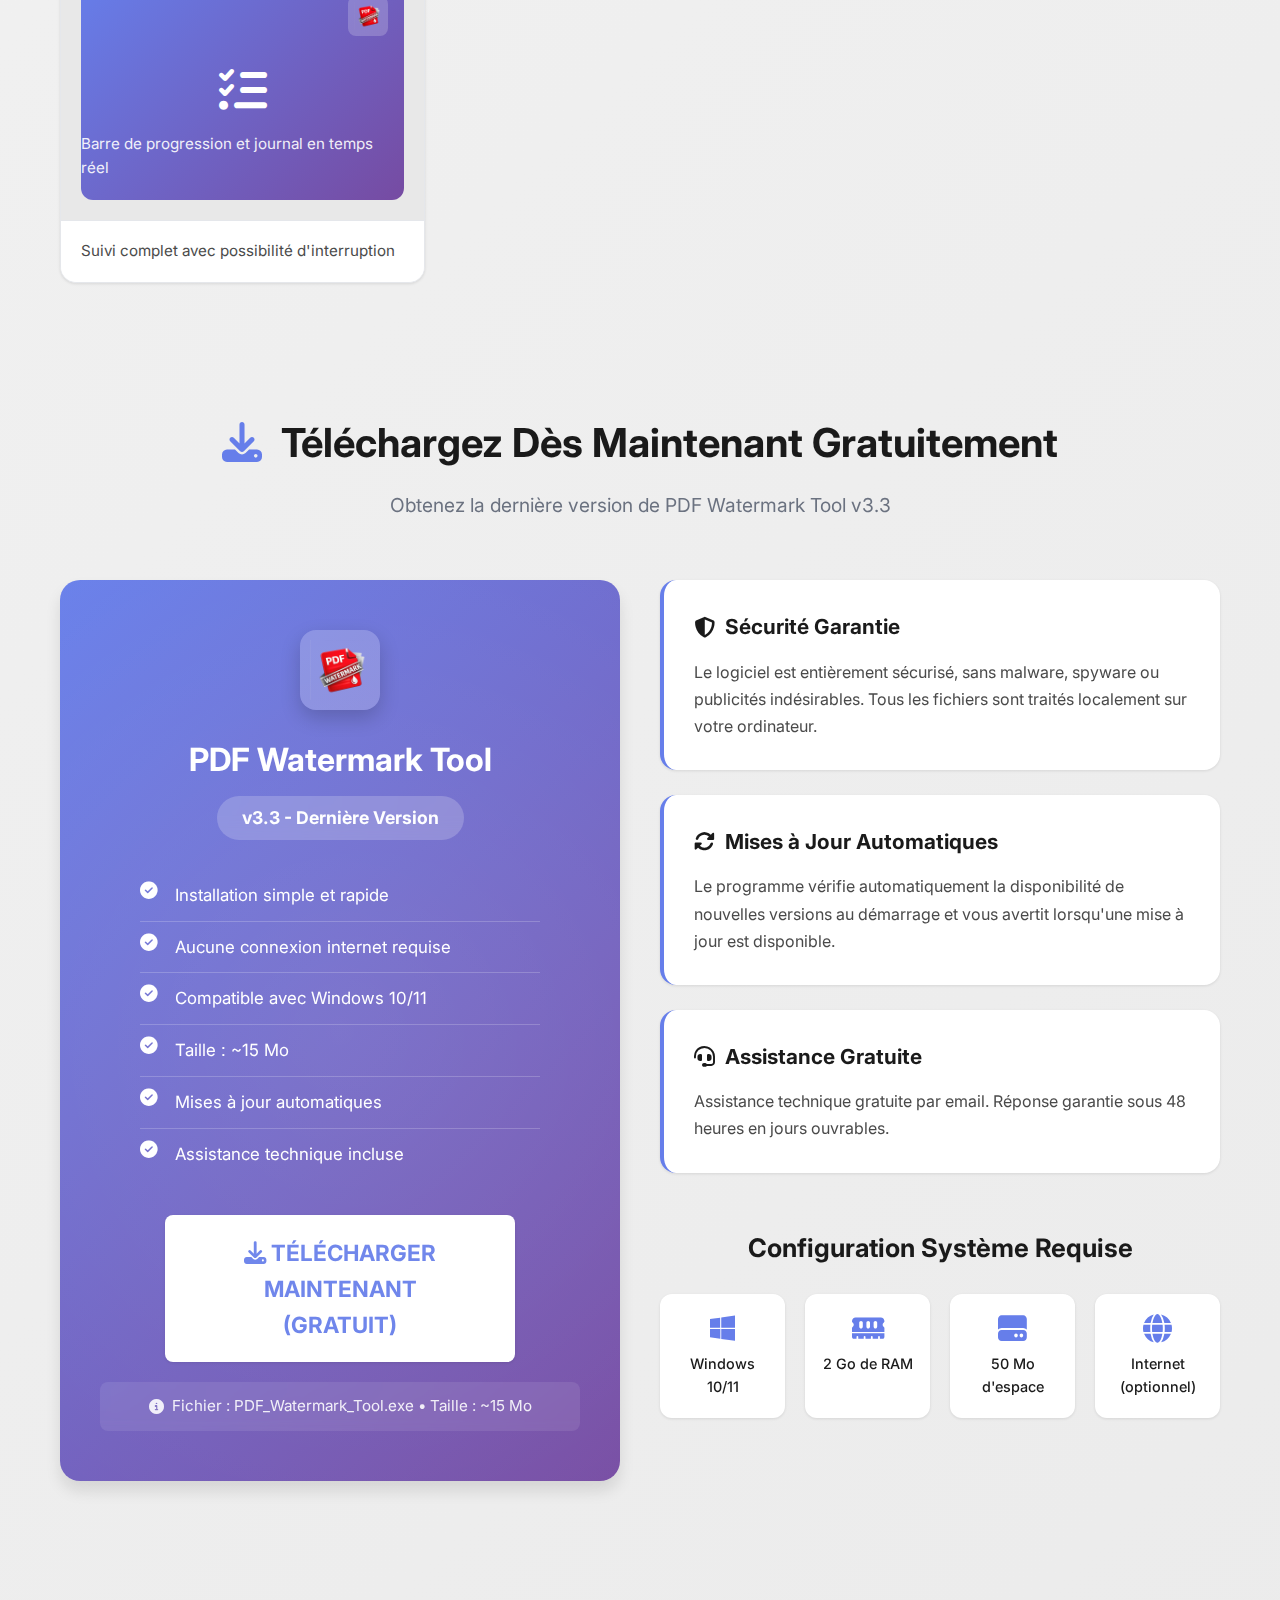
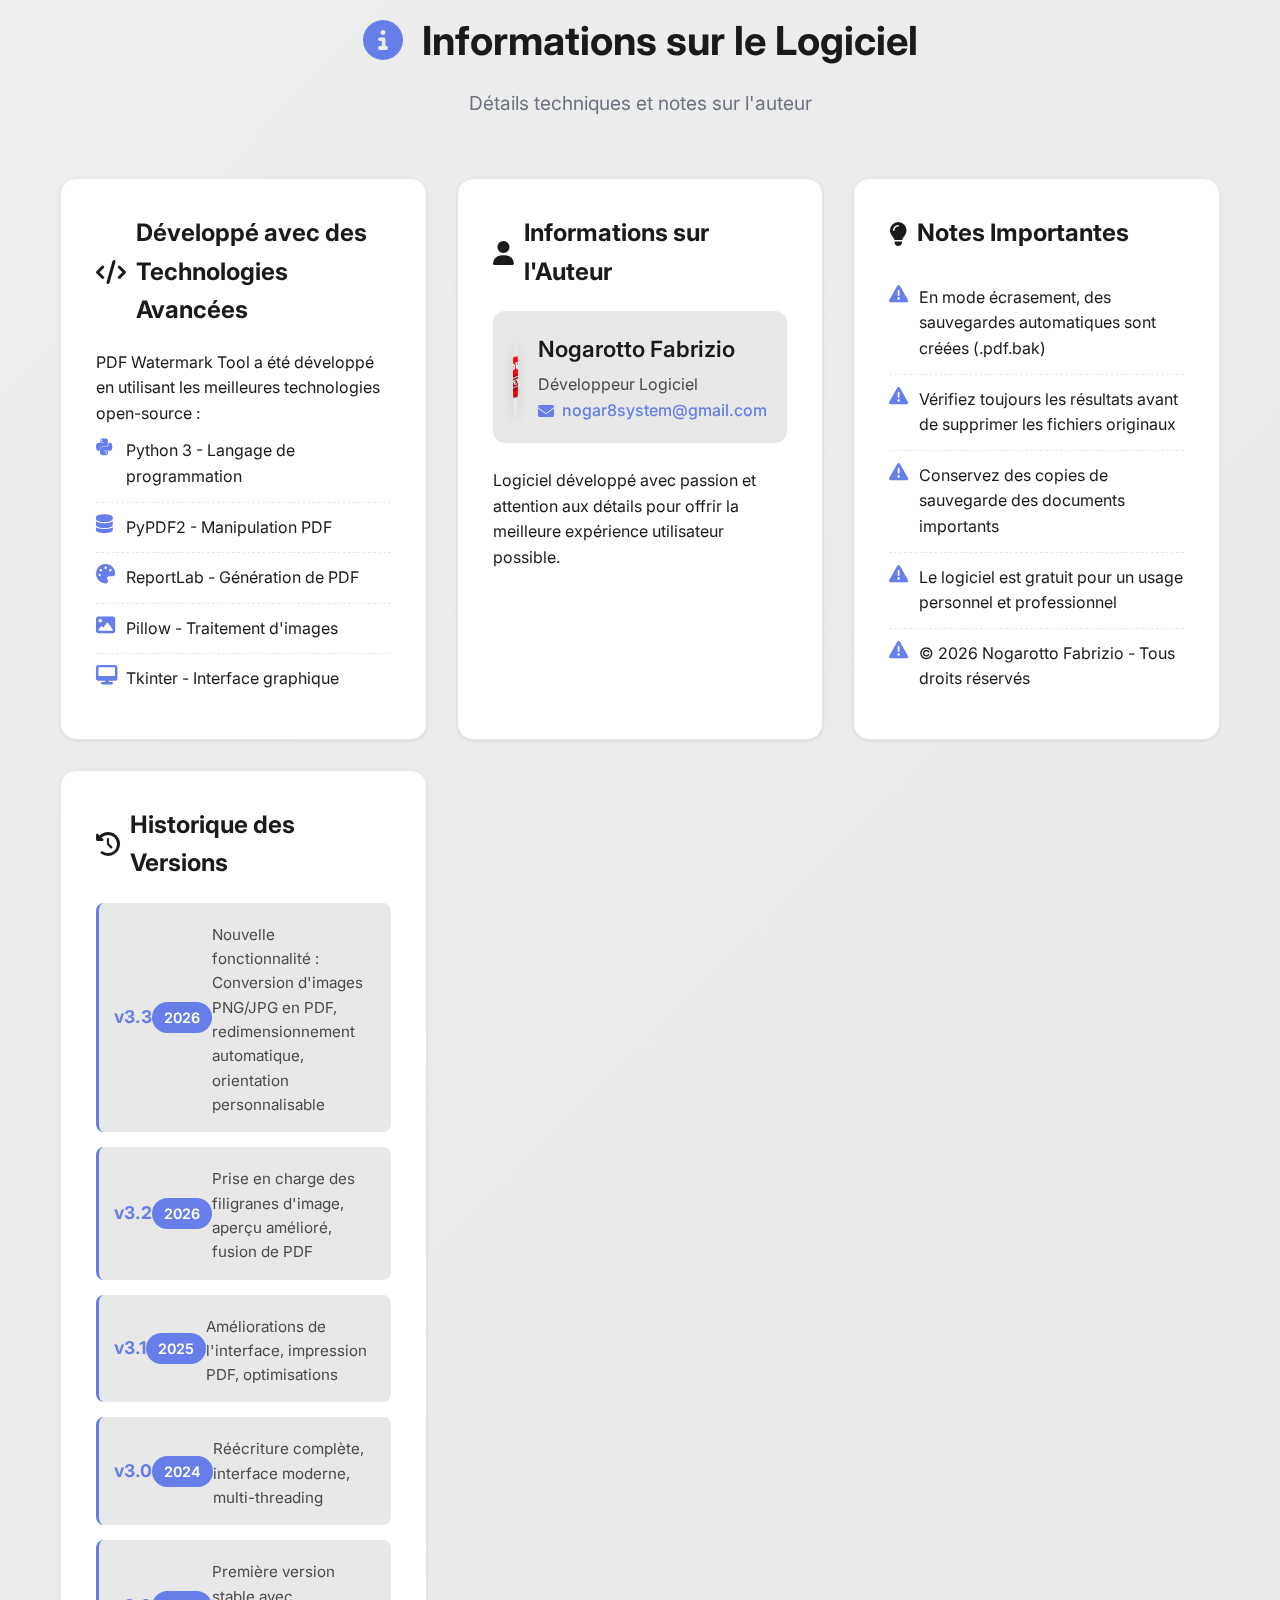
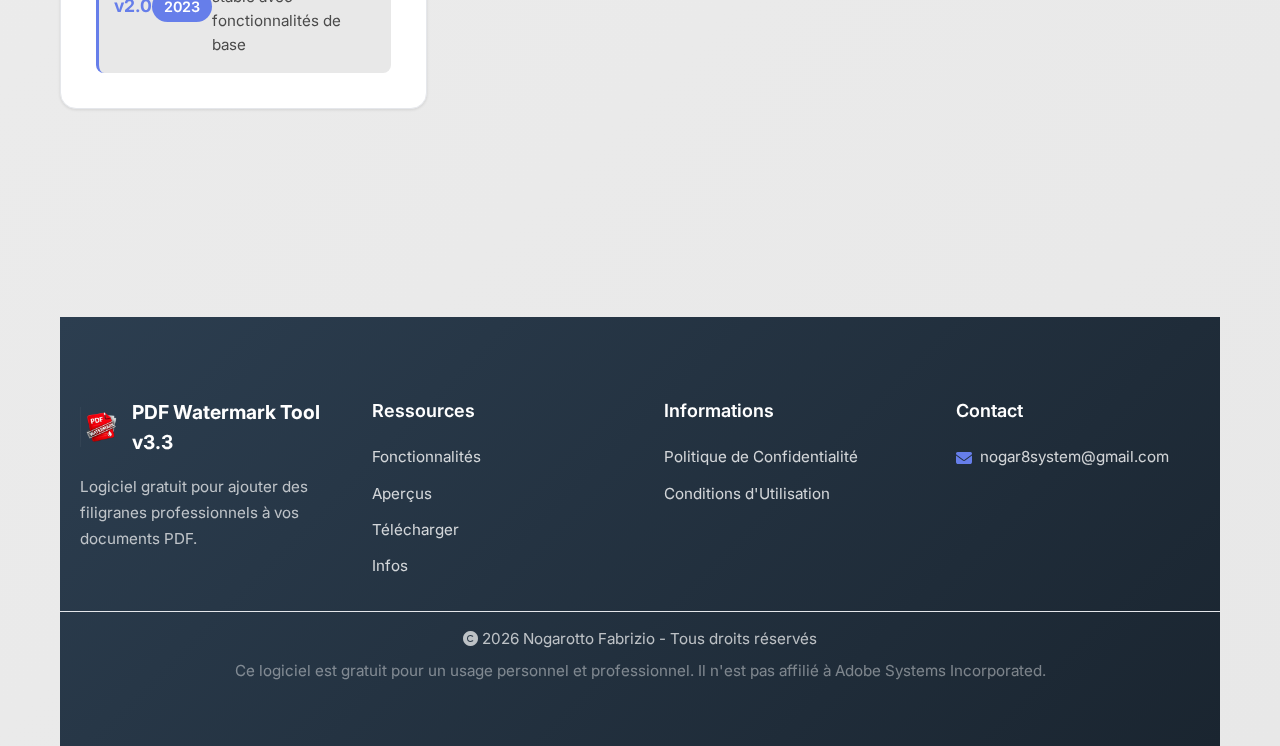
<file: fr/index.html>
<!DOCTYPE html>
<html lang="fr">
<head>
    <meta charset="UTF-8">
    <meta name="viewport" content="width=device-width, initial-scale=1.0">
    <meta name="description" content="PDF Watermark Tool - Ajoutez des filigranes textuels ou d'images à vos documents PDF avec précision et facilité">
    <title>PDF Watermark Tool v3.3 - Français</title>
    <link rel="stylesheet" href="https://nogar8system.github.io/PDF_Watermark_Tool/css/style.css">
    <link rel="stylesheet" href="https://cdnjs.cloudflare.com/ajax/libs/font-awesome/6.4.0/css/all.min.css">
    <link href="https://fonts.googleapis.com/css2?family=Inter:wght@300;400;500;600;700&display=swap" rel="stylesheet">
</head>
<body>
    <!-- FOND AVEC LOGO ESTOMPÉ -->
    <div class="background-logo">
        <div class="logo-watermark"></div>
    </div>

    <div class="container">
        <!-- EN-TÊTE AVEC LOGO -->
        <header class="header">
            <div class="header-content">
                <a href="index.html" class="logo-container">
                    <div class="logo-wrapper">
                        <div class="logo-main">
                            <img src="https://nogar8system.github.io/PDF_Watermark_Tool/image/logo.png" alt="Logo PDF Watermark Tool" class="logo-image">
                        </div>
                        <div class="logo-text">
                            <h1>PDF Watermark Tool</h1>
                            <span class="version">Version 3.3</span>
                        </div>
                    </div>
                </a>

                <nav class="nav">
                    <a href="#features" class="active">Accueil</a>
                    <a href="#features">Fonctionnalités</a>
                    <a href="#screenshots">Aperçus</a>
                    <a href="#download">Télécharger</a>
                    <a href="#manual">Infos</a>

                    <!-- Sélecteur de langue -->
                    <div class="lang-selector">
                        <div class="lang-current">
                            <span>Français</span>
                            <span>▼</span>
                        </div>
                        <div class="lang-dropdown">
                            <a href="https://nogar8system.github.io/PDF_Watermark_Tool/en/" data-lang="en">English</a>
                            <a href="https://nogar8system.github.io/PDF_Watermark_Tool/es/" data-lang="es">Español</a>
                            <a href="https://nogar8system.github.io/PDF_Watermark_Tool/de/" data-lang="de">Deutsch</a>
                            <a href="https://nogar8system.github.io/PDF_Watermark_Tool/" data-lang="it">Italiano</a>
                        </div>
                    </div>
                    <!-- Bouton thème -->
                    <button id="theme-toggle" class="theme-toggle" aria-label="Changer de thème">
                        <svg xmlns="http://www.w3.org/2000/svg" viewBox="0 0 24 24" fill="currentColor">
                            <path d="M12 2.25a.75.75 0 01.75.75v2.25a.75.75 0 01-1.5 0V3a.75.75 0 01.75-.75zM7.5 12a4.5 4.5 0 119 0 4.5 4.5 0 01-9 0zM18.894 6.166a.75.75 0 00-1.06-1.06l-1.591 1.59a.75.75 0 101.06 1.061l1.591-1.59zM21.75 12a.75.75 0 01-.75.75h-2.25a.75.75 0 010-1.5H21a.75.75 0 01.75.75zM17.834 18.894a.75.75 0 001.06-1.06l-1.59-1.591a.75.75 0 10-1.061 1.06l1.59 1.591zM12 18a.75.75 0 01.75.75V21a.75.75 0 01-1.5 0v-2.25A.75.75 0 0112 18zM7.758 17.303a.75.75 0 00-1.061-1.06l-1.591 1.59a.75.75 0 001.06 1.061l1.591-1.59zM6 12a.75.75 0 01-.75.75H3a.75.75 0 010-1.5h2.25A.75.75 0 016 12zM6.697 7.757a.75.75 0 001.06-1.06l-1.59-1.591a.75.75 0 00-1.061 1.06l1.59 1.591z"/>
                        </svg>
                    </button>
                </nav>
            </div>
        </header>

        <!-- SECTION HERO AVEC LOGO PROMINENT -->
        <section class="hero hero-with-bg">
            <div class="hero-content">
                <div class="hero-logo">
                    <img src="https://nogar8system.github.io/PDF_Watermark_Tool/image/logo.png" alt="Logo PDF Watermark Tool" class="hero-logo-image">
                </div>
                <h1>PDF Watermark Tool</h1>
                <p>Protégez vos documents avec des filigranes professionnels, sans complications</p>
				<div class="hero-buttons">
					<a href="#download" class="btn btn-primary">
						<i class="fas fa-download"></i> Télécharger Gratuitement (v3.3)
					</a>				
					<a href="#manual" class="btn btn-secondary">
						<i class="fas fa-book"></i> Lire le Manuel
					</a>
				</div>
                <div class="file-info">
                    <i class="fas fa-info-circle"></i>
                    <span>Fichier : PDF_Watermark_Tool.exe • Taille : ~15 Mo</span>
                </div>
            </div>
        </section>

        <!-- CONTENU PRINCIPAL -->
        <div class="main-content">
            <!-- SECTION FONCTIONNALITÉS -->
            <section id="features">
                <div class="section-title">
                    <h2><i class="fas fa-star"></i> Fonctionnalités Principales</h2>
                    <p>Découvrez toutes les fonctionnalités puissantes de PDF Watermark Tool</p>
                </div>

                <div class="features-grid">
                    <!-- Filigrane Texte -->
                    <div class="feature-card">
                        <div class="feature-icon">
                            <i class="fas fa-font"></i>
                        </div>
                        <h3>Filigrane Textuel</h3>
                        <p>Ajoutez du texte personnalisé en tant que filigrane à vos PDF avec un contrôle complet sur la taille, la couleur, la transparence, la rotation et le positionnement précis.</p>
                        <div class="feature-preview text-watermark">
                            <span>COPIE CONFORME À L'ORIGINAL</span>
                        </div>
                    </div>

                    <!-- Filigrane Image -->
                    <div class="feature-card">
                        <div class="feature-icon">
                            <i class="fas fa-image"></i>
                        </div>
                        <h3>Filigrane d'Image</h3>
                        <p>Utilisez des logos ou images personnalisées (PNG, JPG, GIF, BMP) comme filigrane avec contrôle sur l'échelle, la transparence, la rotation et un positionnement flexible.</p>
                        <div class="feature-preview image-watermark">
                            <div class="logo-placeholder">
                                <img src="https://nogar8system.github.io/PDF_Watermark_Tool/image/logo.png" alt="Logo" class="preview-logo">
                            </div>
                        </div>
                    </div>

                    <!-- Traitement Multiple -->
                    <div class="feature-card">
                        <div class="feature-icon">
                            <i class="fas fa-folder-open"></i>
                        </div>
                        <h3>Traitement Multiple</h3>
                        <p>Traitez tous les PDF d'un dossier en un seul clic. Barre de progression en temps réel, journal détaillé et possibilité d'interrompre le traitement à tout moment.</p>
                        <div class="feature-badge">
                            <i class="fas fa-infinity"></i> PDF Illimités
                        </div>
                    </div>

                    <!-- Modes d'Enregistrement -->
                    <div class="feature-card">
                        <div class="feature-icon">
                            <i class="fas fa-save"></i>
                        </div>
                        <h3>Modes d'Enregistrement</h3>
                        <p>Choisissez entre le mode sécurisé (dossier séparé) ou l'écrasement avec sauvegarde automatique (.pdf.bak). Vos fichiers originaux sont toujours protégés.</p>
                        <div class="feature-badge security">
                            <i class="fas fa-shield-alt"></i> Sécurité Garantie
                        </div>
                    </div>

                    <!-- Fusion PDF -->
                    <div class="feature-card">
                        <div class="feature-icon">
                            <i class="fas fa-link"></i>
                        </div>
                        <h3>Fusion de PDF</h3>
                        <p>Fusionnez plusieurs fichiers PDF en un seul document avec aperçu, ordre personnalisable, tailles optimisées et nom de fichier personnalisé.</p>
                        <div class="merge-preview">
                            <i class="fas fa-file-pdf"></i>
                            <i class="fas fa-plus"></i>
                            <i class="fas fa-file-pdf"></i>
                            <i class="fas fa-equals"></i>
                            <i class="fas fa-file-pdf merged"></i>
                        </div>
                    </div>

                    <!-- Impression PDF -->
                    <div class="feature-card">
                        <div class="feature-icon">
                            <i class="fas fa-print"></i>
                        </div>
                        <h3>Impression PDF</h3>
                        <p>Imprimez directement vos documents PDF, sélection multiple, impression par lots et surveillance de la file d'attente d'impression.</p>
                        <div class="feature-badge">
                            <i class="fas fa-print"></i> Impression Professionnelle
                        </div>
                    </div>

                    <!-- Convertir Images en PDF - NOUVEAU v3.3 -->
                    <div class="feature-card">
                        <div class="feature-icon">
                            <i class="fas fa-images"></i>
                        </div>
                        <h3>Convertir des Images en PDF</h3>
                        <p>Transformez vos images (PNG, JPG, GIF, BMP, TIFF) en documents PDF professionnels. Redimensionnement automatique, orientation personnalisable et marges optionnelles.</p>
                        <div class="feature-badge">
                            <i class="fas fa-magic"></i> Nouveau dans la v3.3
                        </div>
                    </div>
                </div>
            </section>

            <!-- SECTION APERÇUS -->
            <section id="screenshots">
                <div class="section-title">
                    <h2><i class="fas fa-images"></i> Aperçus de l'Application</h2>
                    <p>Découvrez le logiciel en action</p>
                </div>

                <div class="screenshots-grid">
                    <div class="screenshot-card">
                        <div class="screenshot-header">
                            <i class="fas fa-tachometer-alt"></i> Tableau de Bord Principal
                        </div>
                        <div class="screenshot-body">
                            <div class="screenshot-img">
                                <div class="screenshot-placeholder">
                                    <div class="placeholder-logo">
                                        <img src="https://nogar8system.github.io/PDF_Watermark_Tool/image/logo.png" alt="Logo">
                                    </div>
                                    <i class="fas fa-desktop"></i>
                                    <div class="placeholder-text">Interface principale avec toutes les options</div>
                                </div>
                            </div>
                        </div>
                        <div class="screenshot-footer">
                            <p>Interface intuitive avec accès rapide à toutes les fonctionnalités</p>
                        </div>
                    </div>

                    <div class="screenshot-card">
                        <div class="screenshot-header">
                            <i class="fas fa-sliders-h"></i> Configuration du Filigrane
                        </div>
                        <div class="screenshot-body">
                            <div class="screenshot-img">
                                <div class="screenshot-placeholder">
                                    <div class="placeholder-logo">
                                        <img src="https://nogar8system.github.io/PDF_Watermark_Tool/image/logo.png" alt="Logo">
                                    </div>
                                    <i class="fas fa-cog"></i>
                                    <div class="placeholder-text">Options personnalisées pour le filigrane</div>
                                </div>
                            </div>
                        </div>
                        <div class="screenshot-footer">
                            <p>Contrôle complet sur la couleur, la taille, la transparence et le positionnement</p>
                        </div>
                    </div>

                    <div class="screenshot-card">
                        <div class="screenshot-header">
                            <i class="fas fa-list"></i> Gestion des Fichiers PDF
                        </div>
                        <div class="screenshot-body">
                            <div class="screenshot-img">
                                <div class="screenshot-placeholder">
                                    <div class="placeholder-logo">
                                        <img src="https://nogar8system.github.io/PDF_Watermark_Tool/image/logo.png" alt="Logo">
                                    </div>
                                    <i class="fas fa-file-pdf"></i>
                                    <div class="placeholder-text">Liste des fichiers PDF trouvés et traités</div>
                                </div>
                            </div>
                        </div>
                        <div class="screenshot-footer">
                            <p>Deux listes séparées pour les fichiers trouvés et traités avec aperçu</p>
                        </div>
                    </div>

                    <div class="screenshot-card">
                        <div class="screenshot-header">
                            <i class="fas fa-chart-line"></i> Suivi de la Progression
                        </div>
                        <div class="screenshot-body">
                            <div class="screenshot-img">
                                <div class="screenshot-placeholder">
                                    <div class="placeholder-logo">
                                        <img src="https://nogar8system.github.io/PDF_Watermark_Tool/image/logo.png" alt="Logo">
                                    </div>
                                    <i class="fas fa-tasks"></i>
                                    <div class="placeholder-text">Barre de progression et journal en temps réel</div>
                                </div>
                            </div>
                        </div>
                        <div class="screenshot-footer">
                            <p>Suivi complet avec possibilité d'interruption</p>
                        </div>
                    </div>
                </div>
            </section>

            <!-- SECTION TÉLÉCHARGEMENT -->
            <section id="download">
                <div id="download-button" class="section-title">
                    <h2><i class="fas fa-download"></i> Téléchargez Dès Maintenant Gratuitement</h2>
                    <p>Obtenez la dernière version de PDF Watermark Tool v3.3</p>
                </div>

                <div class="download-grid">
                    <div class="download-card">
                        <div class="download-logo">
                            <img src="https://nogar8system.github.io/PDF_Watermark_Tool/image/logo.png" alt="Logo PDF Watermark Tool">
                        </div>
                        <h3>PDF Watermark Tool</h3>
                        <div class="version-badge">v3.3 - Dernière Version</div>
                        
                        <ul class="download-features">
                            <li><i class="fas fa-check-circle"></i> Installation simple et rapide</li>
                            <li><i class="fas fa-check-circle"></i> Aucune connexion internet requise</li>
                            <li><i class="fas fa-check-circle"></i> Compatible avec Windows 10/11</li>
                            <li><i class="fas fa-check-circle"></i> Taille : ~15 Mo</li>
                            <li><i class="fas fa-check-circle"></i> Mises à jour automatiques</li>
                            <li><i class="fas fa-check-circle"></i> Assistance technique incluse</li>
                        </ul>

                        <a href="https://www.sunredline.org/Pubblica/PDF_Watermark/PDF_Watermark_Tool.exe" 
                           download 
                           class="btn btn-download btn-xl"
                           onclick="trackDownload()">
                            <i class="fas fa-download"></i> TÉLÉCHARGER MAINTENANT (GRATUIT)
                        </a>

                        <div class="file-info">
                            <i class="fas fa-info-circle"></i>
                            <span>Fichier : PDF_Watermark_Tool.exe • Taille : ~15 Mo</span>
                        </div>
                    </div>

                    <div class="download-info">
                        <div class="info-card">
                            <h4><i class="fas fa-shield-alt"></i> Sécurité Garantie</h4>
                            <p>Le logiciel est entièrement sécurisé, sans malware, spyware ou publicités indésirables. Tous les fichiers sont traités localement sur votre ordinateur.</p>
                        </div>

                        <div class="info-card">
                            <h4><i class="fas fa-sync-alt"></i> Mises à Jour Automatiques</h4>
                            <p>Le programme vérifie automatiquement la disponibilité de nouvelles versions au démarrage et vous avertit lorsqu'une mise à jour est disponible.</p>
                        </div>

                        <div class="info-card">
                            <h4><i class="fas fa-headset"></i> Assistance Gratuite</h4>
                            <p>Assistance technique gratuite par email. Réponse garantie sous 48 heures en jours ouvrables.</p>
                        </div>

                        <div class="requirements">
                            <h3>Configuration Système Requise</h3>
                            <div class="requirements-grid">
                                <div class="requirement-item">
                                    <i class="fab fa-windows"></i>
                                    <span>Windows 10/11</span>
                                </div>
                                <div class="requirement-item">
                                    <i class="fas fa-memory"></i>
                                    <span>2 Go de RAM</span>
                                </div>
                                <div class="requirement-item">
                                    <i class="fas fa-hdd"></i>
                                    <span>50 Mo d'espace</span>
                                </div>
                                <div class="requirement-item">
                                    <i class="fas fa-globe"></i>
                                    <span>Internet (optionnel)</span>
                                </div>
                            </div>
                        </div>
                    </div>
                </div>
            </section>

            <!-- SECTION INFOS -->
			<section id="manual" class="info">
				<div class="section-title">
					<h2><i class="fas fa-info-circle"></i> Informations sur le Logiciel</h2>
					<p>Détails techniques et notes sur l'auteur</p>
				</div>

                <div class="info-grid">
                    <div class="info-box">
                        <h3><i class="fas fa-code"></i> Développé avec des Technologies Avancées</h3>
                        <p>PDF Watermark Tool a été développé en utilisant les meilleures technologies open-source :</p>
                        <ul class="tech-list">
                            <li><i class="fab fa-python"></i> Python 3 - Langage de programmation</li>
                            <li><i class="fas fa-database"></i> PyPDF2 - Manipulation PDF</li>
                            <li><i class="fas fa-palette"></i> ReportLab - Génération de PDF</li>
                            <li><i class="fas fa-image"></i> Pillow - Traitement d'images</li>
                            <li><i class="fas fa-desktop"></i> Tkinter - Interface graphique</li>
                        </ul>
                    </div>

                    <div class="info-box">
                        <h3><i class="fas fa-user"></i> Informations sur l'Auteur</h3>
                        <div class="author-card">
                            <div class="author-avatar">
                                <img src="https://nogar8system.github.io/PDF_Watermark_Tool/image/logo.png" alt="Logo">
                            </div>
                            <div class="author-info">
                                <h4>Nogarotto Fabrizio</h4>
                                <p>Développeur Logiciel</p>
                                <div class="author-contact">
                                    <a href="mailto:nogar8system@gmail.com">
                                        <i class="fas fa-envelope"></i> nogar8system@gmail.com
                                    </a>
                                </div>
                            </div>
                        </div>
                        <p>Logiciel développé avec passion et attention aux détails pour offrir la meilleure expérience utilisateur possible.</p>
                    </div>

                    <div class="info-box">
                        <h3><i class="fas fa-lightbulb"></i> Notes Importantes</h3>
                        <ul class="notes-list">
                            <li><i class="fas fa-exclamation-triangle"></i> En mode écrasement, des sauvegardes automatiques sont créées (.pdf.bak)</li>
                            <li><i class="fas fa-exclamation-triangle"></i> Vérifiez toujours les résultats avant de supprimer les fichiers originaux</li>
                            <li><i class="fas fa-exclamation-triangle"></i> Conservez des copies de sauvegarde des documents importants</li>
                            <li><i class="fas fa-exclamation-triangle"></i> Le logiciel est gratuit pour un usage personnel et professionnel</li>
                            <li><i class="fas fa-exclamation-triangle"></i> © 2026 Nogarotto Fabrizio - Tous droits réservés</li>
                        </ul>
                    </div>

                    <div class="info-box">
                        <h3><i class="fas fa-history"></i> Historique des Versions</h3>
                        <div class="version-history">
                            <div class="version-item">
                                <span class="version-number">v3.3</span>
                                <span class="version-date">2026</span>
                                <p>Nouvelle fonctionnalité : Conversion d'images PNG/JPG en PDF, redimensionnement automatique, orientation personnalisable</p>
                            </div>
                            <div class="version-item">
                                <span class="version-number">v3.2</span>
                                <span class="version-date">2026</span>
                                <p>Prise en charge des filigranes d'image, aperçu amélioré, fusion de PDF</p>
                            </div>
                            <div class="version-item">
                                <span class="version-number">v3.1</span>
                                <span class="version-date">2025</span>
                                <p>Améliorations de l'interface, impression PDF, optimisations</p>
                            </div>
                            <div class="version-item">
                                <span class="version-number">v3.0</span>
                                <span class="version-date">2024</span>
                                <p>Réécriture complète, interface moderne, multi-threading</p>
                            </div>
                            <div class="version-item">
                                <span class="version-number">v2.0</span>
                                <span class="version-date">2023</span>
                                <p>Première version stable avec fonctionnalités de base</p>
                            </div>
                        </div>
                    </div>
                </div>
            </section>
        </div>

        <!-- PIED DE PAGE AVEC LOGO -->
        <footer class="footer">
            <div class="footer-content">
                <div class="footer-logo-section">
                    <div class="footer-logo">
                        <img src="https://nogar8system.github.io/PDF_Watermark_Tool/image/logo.png" alt="Logo PDF Watermark Tool">
                        <span>PDF Watermark Tool v3.3</span>
                    </div>
                    <p>Logiciel gratuit pour ajouter des filigranes professionnels à vos documents PDF.</p>
                </div>

                <div class="footer-section">
                    <h3>Ressources</h3>
                    <ul>
                        <li><a href="#features">Fonctionnalités</a></li>
                        <li><a href="#screenshots">Aperçus</a></li>
                        <li><a href="#download">Télécharger</a></li>
                        <li><a href="#manual">Infos</a></li>
                    </ul>
                </div>

                <div class="footer-section">
                    <h3>Informations</h3>
                    <ul>
                        <li><a href="privacy.html">Politique de Confidentialité</a></li>
                        <li><a href="terms.html">Conditions d'Utilisation</a></li>
                    </ul>
                </div>

                <div class="footer-section">
                    <h3>Contact</h3>
                    <ul>
                        <li><a href="mailto:nogar8system@gmail.com"><i class="fas fa-envelope"></i> nogar8system@gmail.com</a></li>
                    </ul>
                </div>
            </div>

            <div class="footer-bottom">
                <p>
                    <i class="fas fa-copyright"></i> 2026 Nogarotto Fabrizio - Tous droits réservés
                </p>
                <p class="footer-disclaimer">
                    Ce logiciel est gratuit pour un usage personnel et professionnel. 
                    Il n'est pas affilié à Adobe Systems Incorporated.
                </p>
            </div>
        </footer>
    </div>

    <!-- BOUTON DE RETOUR EN HAUT -->
    <button class="scroll-to-top" onclick="scrollToTop()">
        <i class="fas fa-arrow-up"></i>
    </button>

    <script>
        // Fonction pour tracer le téléchargement
        function trackDownload() {
            console.log('Téléchargement lancé - PDF Watermark Tool v3.3');
            alert('✅ Téléchargement lancé !\n\nLe fichier sera enregistré dans le dossier Téléchargements.\n\nAprès le téléchargement, exécutez le fichier .exe pour installer le logiciel.');
        }

        // Fonction pour le défilement vers le haut
        function scrollToTop() {
            window.scrollTo({
                top: 0,
                behavior: 'smooth'
            });
        }

        // Affichage/masquage du bouton de défilement
        window.addEventListener('scroll', function() {
            const scrollButton = document.querySelector('.scroll-to-top');
            if (window.scrollY > 300) {
                scrollButton.style.opacity = '1';
                scrollButton.style.transform = 'translateY(0)';
            } else {
                scrollButton.style.opacity = '0';
                scrollButton.style.transform = 'translateY(20px)';
            }
        });

        // Défilement fluide pour les liens de navigation
        document.querySelectorAll('a[href^="#"]').forEach(anchor => {
            anchor.addEventListener('click', function (e) {
                e.preventDefault();
                const targetId = this.getAttribute('href');
                
                // Gestion spéciale pour #download-button
                if (targetId === '#download-button') {
                    const downloadButton = document.querySelector('#download-button');
                    if (downloadButton) {
                        const header = document.querySelector('.header');
                        const headerOffset = header ? header.offsetHeight + 40 : 100;
                        const elementPosition = downloadButton.getBoundingClientRect().top;
                        const offsetPosition = elementPosition + window.pageYOffset - headerOffset;
                        
                        window.scrollTo({
                            top: offsetPosition,
                            behavior: 'smooth'
                        });
                        return;
                    }
                }
                
                const target = document.querySelector(targetId);
                if (target) {
                    const header = document.querySelector('.header');
                    const headerOffset = header ? header.offsetHeight + 20 : 100;
                    const elementPosition = target.getBoundingClientRect().top;
                    const offsetPosition = elementPosition + window.pageYOffset - headerOffset;
                    
                    window.scrollTo({
                        top: offsetPosition,
                        behavior: 'smooth'
                    });
                }
            });
        });

        // Changement de thème
        const themeToggle = document.getElementById('theme-toggle');
        const body = document.body;

        // Vérification des préférences utilisateur ou du système
        const savedTheme = localStorage.getItem('pdfwatermark-theme');
        const prefersDarkScheme = window.matchMedia('(prefers-color-scheme: dark)');

        if (savedTheme === 'dark' || (!savedTheme && prefersDarkScheme.matches)) {
            body.classList.add('dark-mode');
        }

        themeToggle.addEventListener('click', () => {
            body.classList.toggle('dark-mode');
            const isDarkMode = body.classList.contains('dark-mode');
            localStorage.setItem('pdfwatermark-theme', isDarkMode ? 'dark' : 'light');
        });

        // Sélecteur de langue
        const langCurrent = document.querySelector('.lang-current');
        const langDropdown = document.querySelector('.lang-dropdown');

        langCurrent.addEventListener('click', (e) => {
            e.stopPropagation();
            langDropdown.classList.toggle('active');
        });

        document.addEventListener('click', () => {
            langDropdown.classList.remove('active');
        });

        // Fermeture du menu déroulant au clic extérieur
        document.addEventListener('click', function(event) {
            const langSelector = document.querySelector('.lang-selector');
            if (!langSelector.contains(event.target)) {
                langDropdown.classList.remove('active');
            }
        });

        // Animation au chargement de la page
        window.addEventListener('load', function() {
            document.body.style.opacity = '0';
            setTimeout(() => {
                document.body.style.transition = 'opacity 0.8s ease';
                document.body.style.opacity = '1';
            }, 100);
        });
    </script>
</body>
</html>
</file>
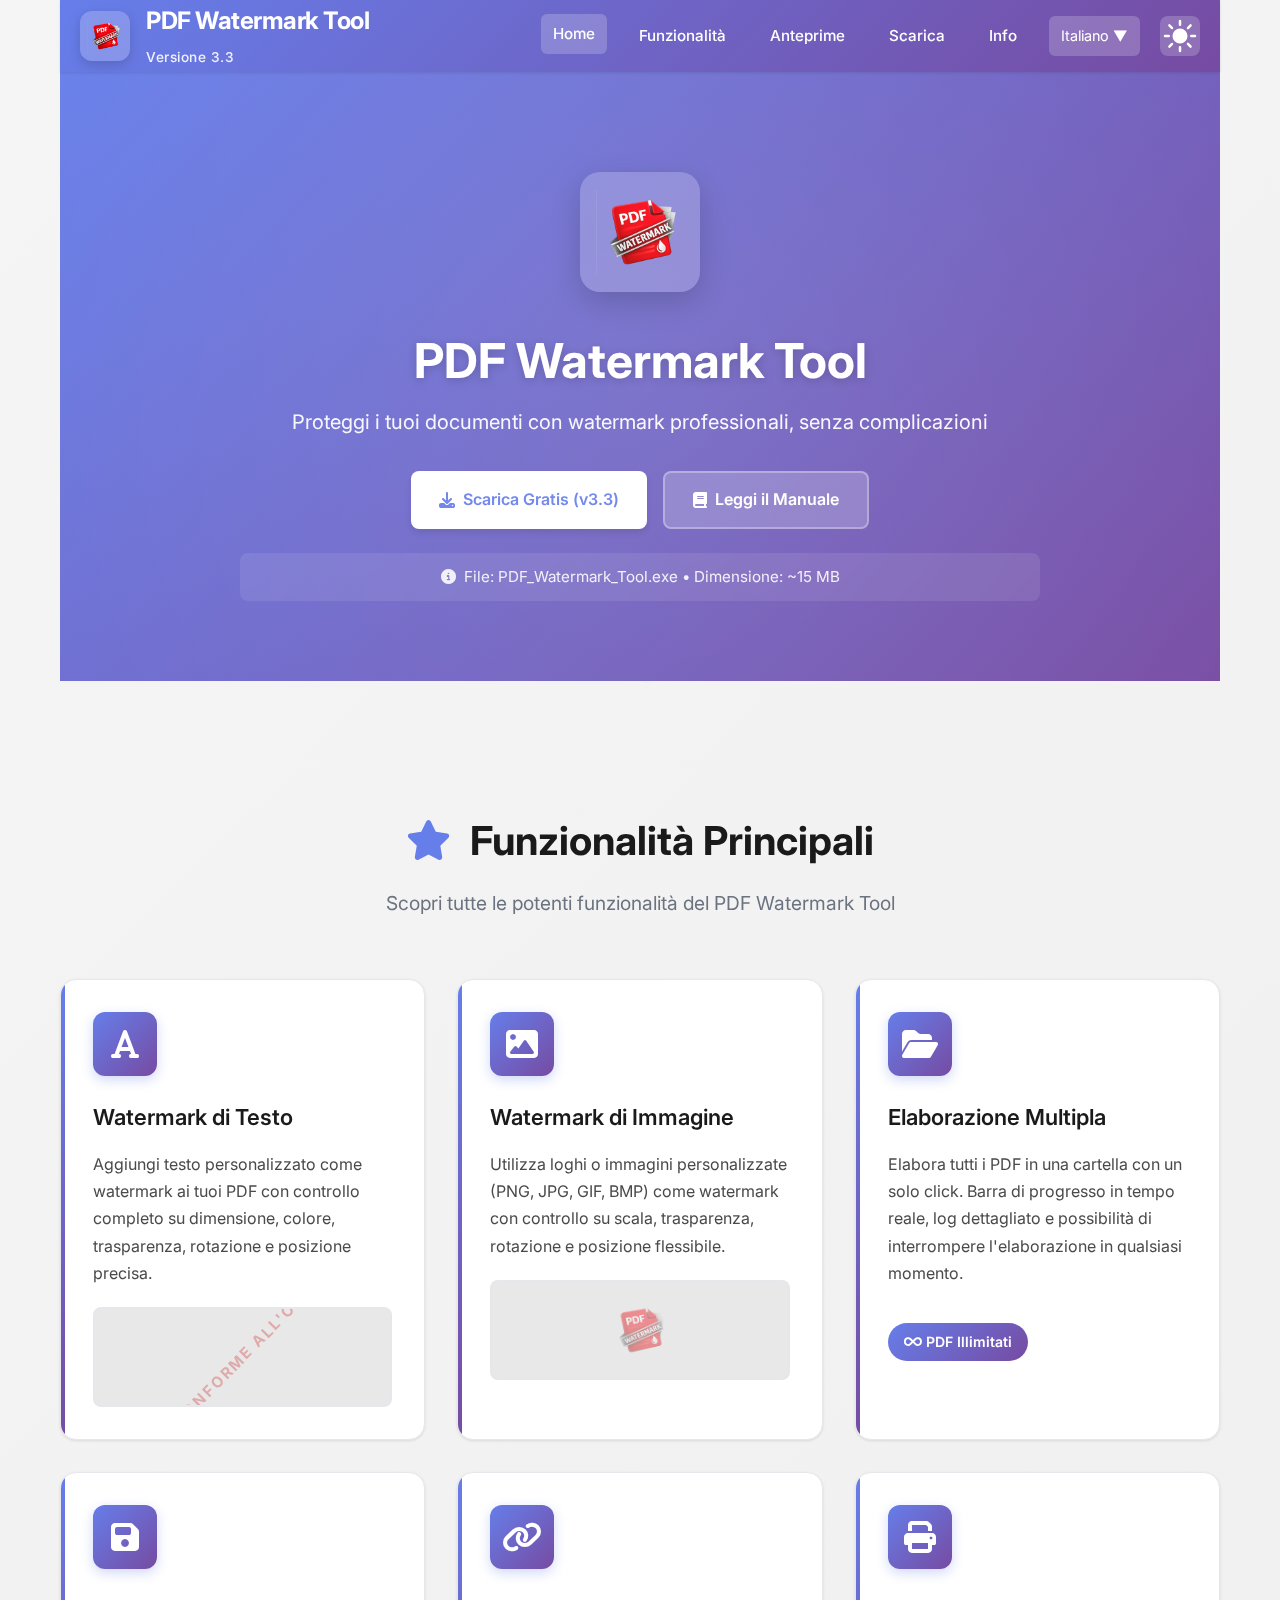
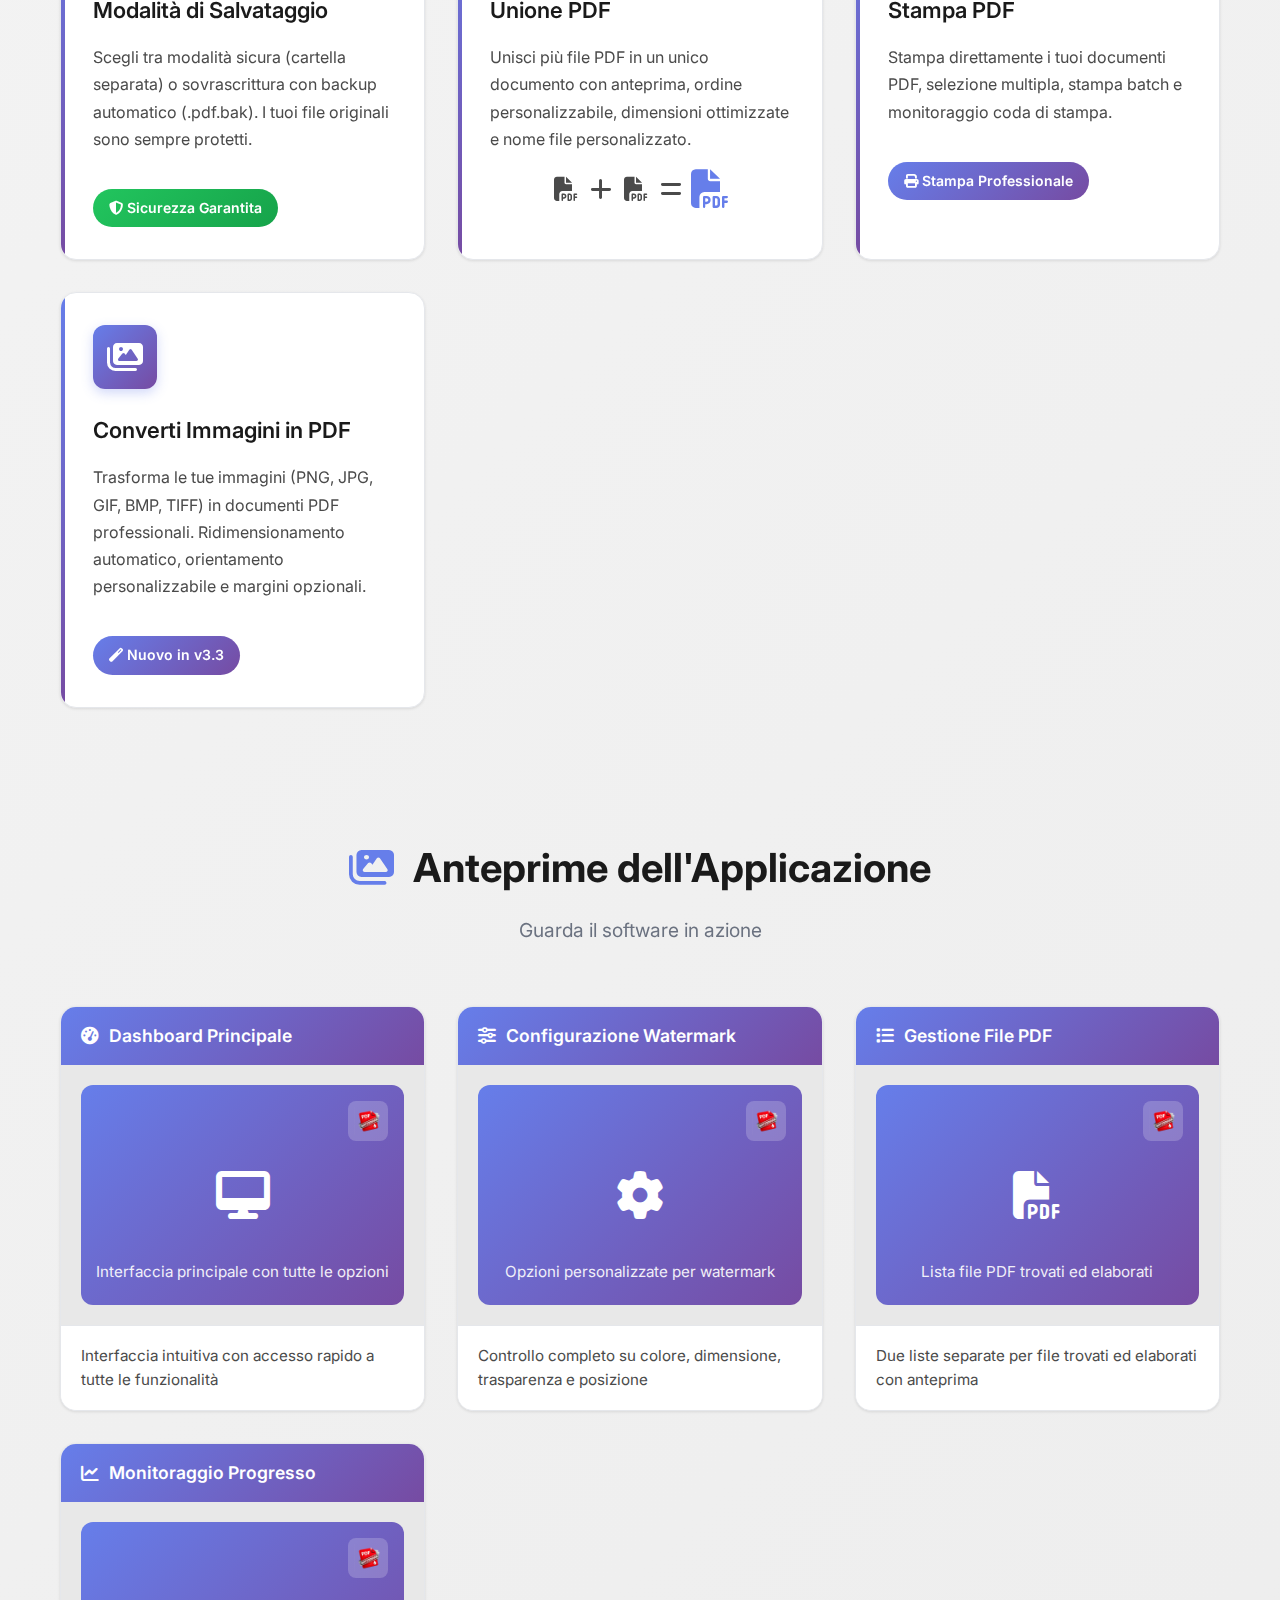
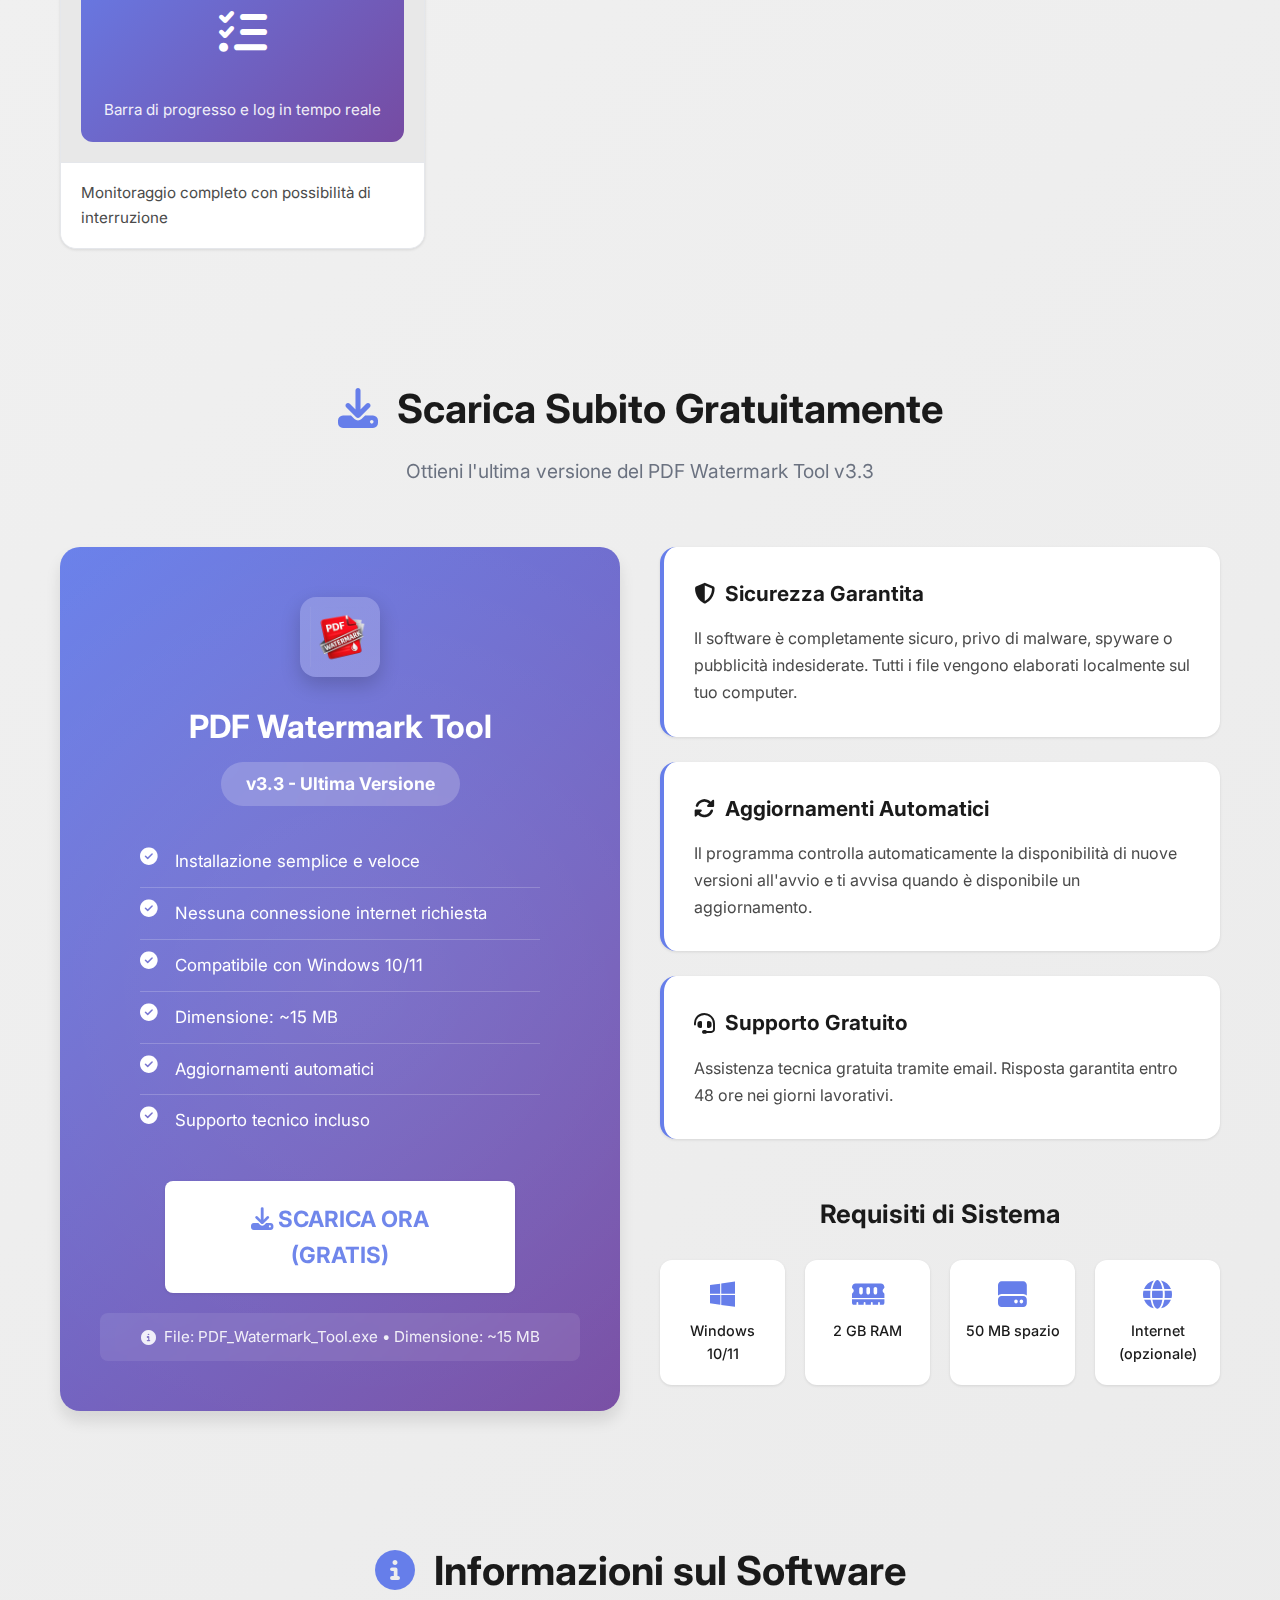
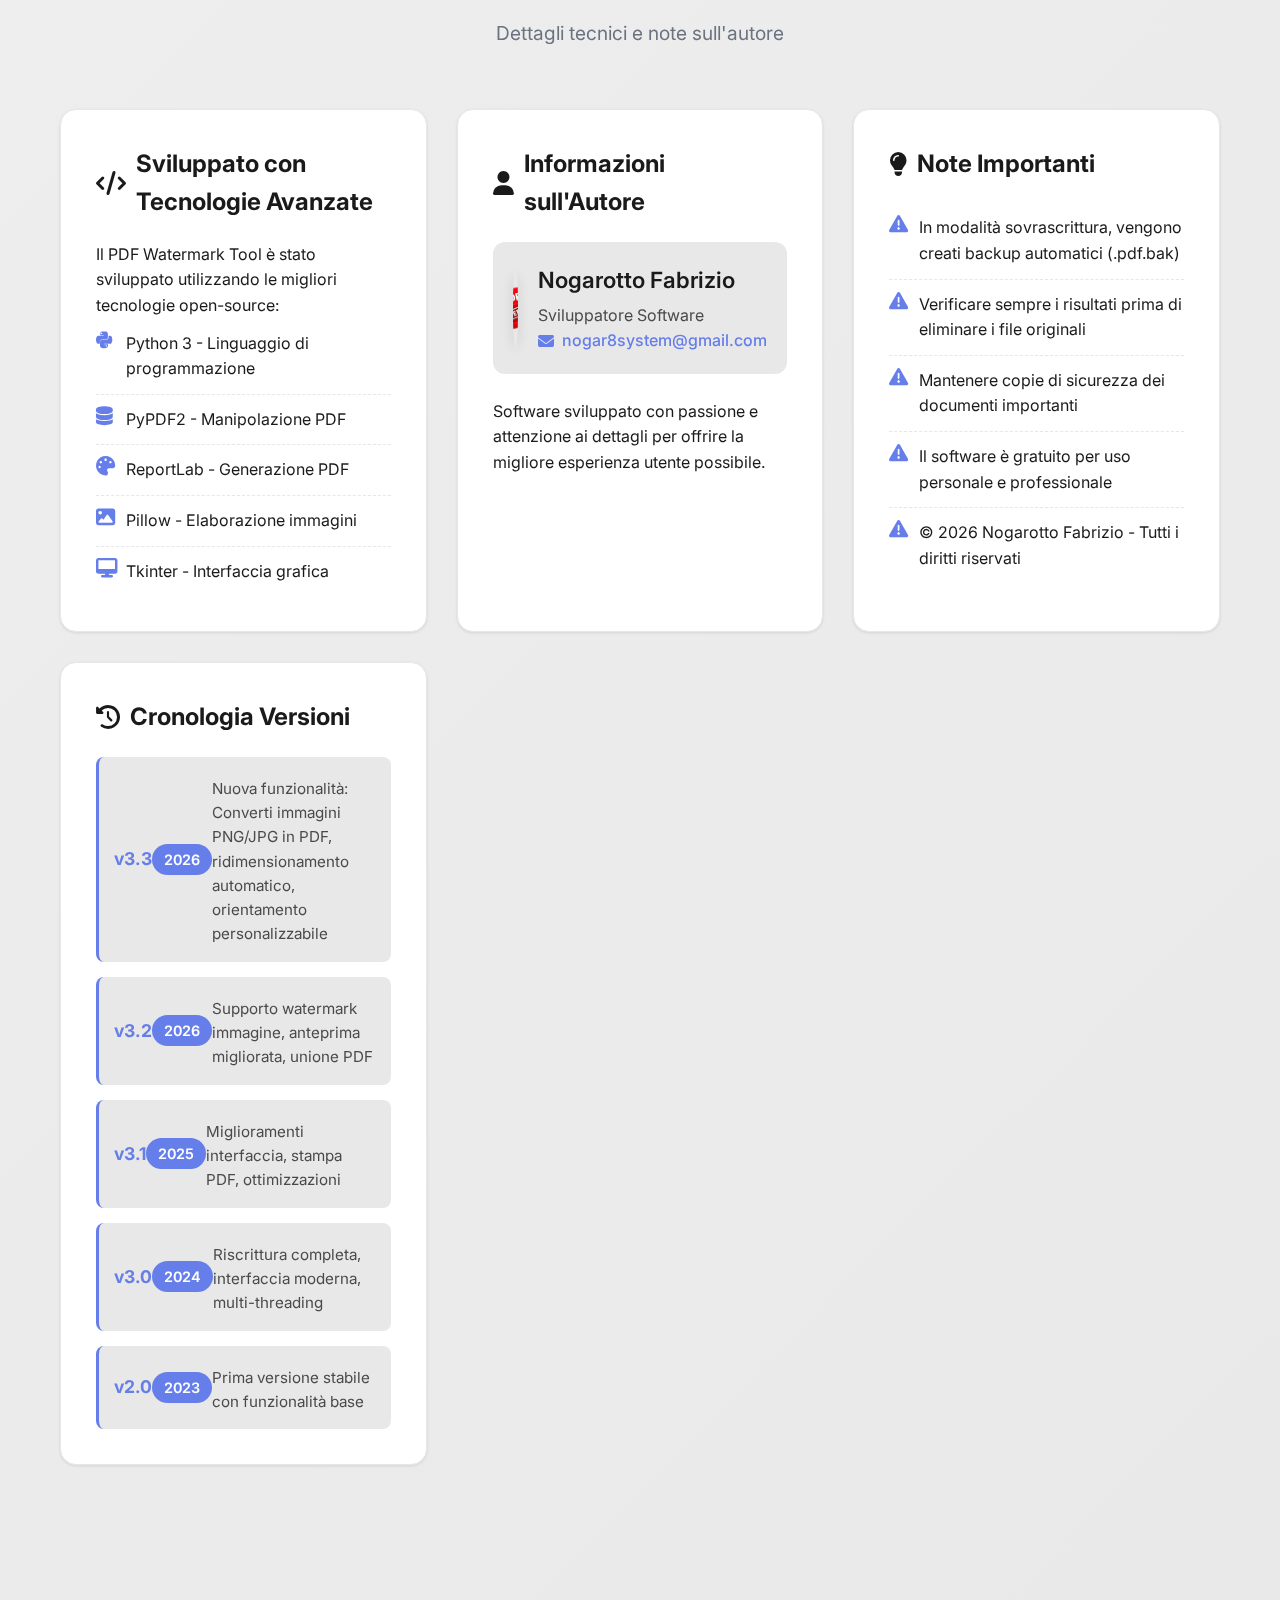
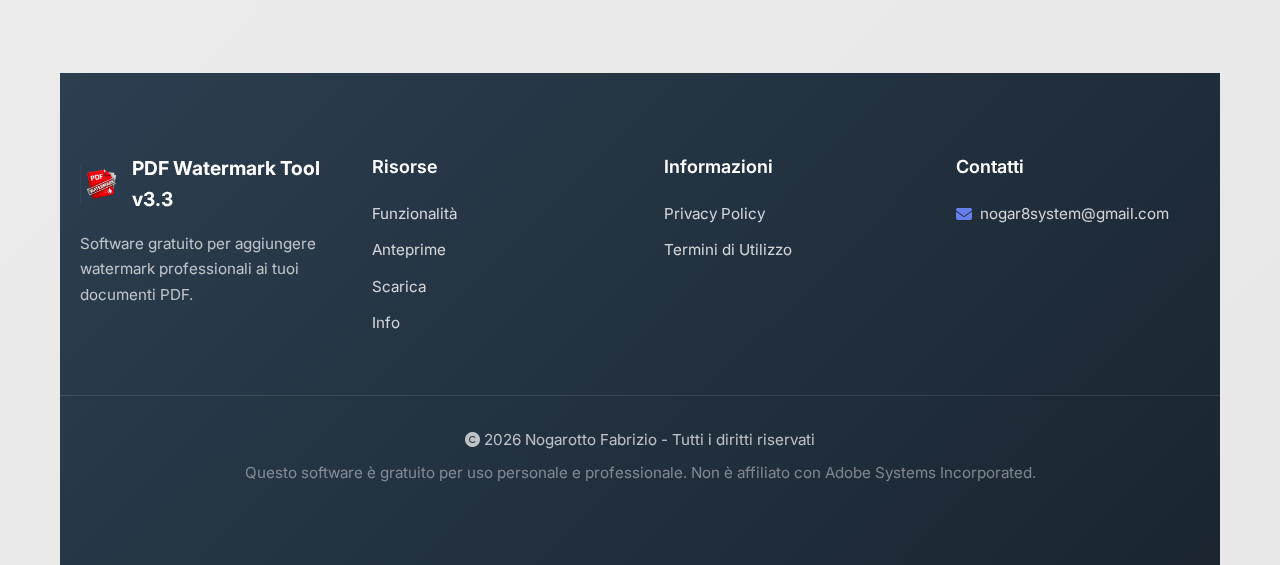
<file: it/index.html>
<!DOCTYPE html>
<html lang="it">
<head>
    <meta charset="UTF-8">
    <meta name="viewport" content="width=device-width, initial-scale=1.0">
    <meta name="description" content="PDF Watermark Tool - Aggiungi watermark di testo o immagini ai tuoi documenti PDF con precisione e facilità">
    <title>PDF Watermark Tool v3.3 - Italiano</title>
    <link rel="stylesheet" href="style.css">
    <link rel="stylesheet" href="https://cdnjs.cloudflare.com/ajax/libs/font-awesome/6.4.0/css/all.min.css">
    <link href="https://fonts.googleapis.com/css2?family=Inter:wght@300;400;500;600;700&display=swap" rel="stylesheet">
</head>
<body>
    <!-- BACKGROUND CON LOGO SFUMATO -->
    <div class="background-logo">
        <div class="logo-watermark"></div>
    </div>

    <div class="container">
        <!-- HEADER CON LOGO -->
        <header class="header">
            <div class="header-content">
                <a href="index.html" class="logo-container">
                    <div class="logo-wrapper">
                        <div class="logo-main">
                            <img src="logo.png" alt="PDF Watermark Tool Logo" class="logo-image">
                        </div>
                        <div class="logo-text">
                            <h1>PDF Watermark Tool</h1>
                            <span class="version">Versione 3.3</span>
                        </div>
                    </div>
                </a>

                <nav class="nav">
                    <a href="#features" class="active">Home</a>
                    <a href="#features">Funzionalità</a>
                    <a href="#screenshots">Anteprime</a>
                    <a href="#download">Scarica</a>
                    <a href="#manual">Info</a>

                    <!-- Language Selector -->
                    <div class="lang-selector">
                        <div class="lang-current">
                            <span>Italiano</span>
                            <span>▼</span>
                        </div>
                        <div class="lang-dropdown">
                            <a href="https://nogar8system.github.io/PDF_Watermark_Tool/en/" data-lang="en">English</a>
                            <a href="../es/" data-lang="es">Español</a>
                            <a href="../de/" data-lang="de">Deutsch</a>
                            <a href="../fr/" data-lang="fr">Français</a>
                        </div>
                    </div>
                    <!-- Theme Toggle -->
                    <button id="theme-toggle" class="theme-toggle" aria-label="Toggle theme">
                        <svg xmlns="http://www.w3.org/2000/svg" viewBox="0 0 24 24" fill="currentColor">
                            <path d="M12 2.25a.75.75 0 01.75.75v2.25a.75.75 0 01-1.5 0V3a.75.75 0 01.75-.75zM7.5 12a4.5 4.5 0 119 0 4.5 4.5 0 01-9 0zM18.894 6.166a.75.75 0 00-1.06-1.06l-1.591 1.59a.75.75 0 101.06 1.061l1.591-1.59zM21.75 12a.75.75 0 01-.75.75h-2.25a.75.75 0 010-1.5H21a.75.75 0 01.75.75zM17.834 18.894a.75.75 0 001.06-1.06l-1.59-1.591a.75.75 0 10-1.061 1.06l1.59 1.591zM12 18a.75.75 0 01.75.75V21a.75.75 0 01-1.5 0v-2.25A.75.75 0 0112 18zM7.758 17.303a.75.75 0 00-1.061-1.06l-1.591 1.59a.75.75 0 001.06 1.061l1.591-1.59zM6 12a.75.75 0 01-.75.75H3a.75.75 0 010-1.5h2.25A.75.75 0 016 12zM6.697 7.757a.75.75 0 001.06-1.06l-1.59-1.591a.75.75 0 00-1.061 1.06l1.59 1.591z"/>
                        </svg>
                    </button>
                </nav>
            </div>
        </header>

        <!-- HERO SECTION CON LOGO PROMINENTE -->
        <section class="hero hero-with-bg">
            <div class="hero-content">
                <div class="hero-logo">
                    <img src="logo.png" alt="PDF Watermark Tool Logo" class="hero-logo-image">
                </div>
                <h1>PDF Watermark Tool</h1>
                <p>Proteggi i tuoi documenti con watermark professionali, senza complicazioni</p>
				<div class="hero-buttons">
					<a href="#download" class="btn btn-primary">
						<i class="fas fa-download"></i> Scarica Gratis (v3.3)
					</a>				
					<a href="#manual" class="btn btn-secondary">
						<i class="fas fa-book"></i> Leggi il Manuale
					</a>
				</div>
                <div class="file-info">
                    <i class="fas fa-info-circle"></i>
                    <span>File: PDF_Watermark_Tool.exe • Dimensione: ~15 MB</span>
                </div>
            </div>
        </section>

        <!-- MAIN CONTENT -->
        <div class="main-content">
            <!-- FEATURES SECTION -->
            <section id="features">
                <div class="section-title">
                    <h2><i class="fas fa-star"></i> Funzionalità Principali</h2>
                    <p>Scopri tutte le potenti funzionalità del PDF Watermark Tool</p>
                </div>

                <div class="features-grid">
                    <!-- Watermark Testo -->
                    <div class="feature-card">
                        <div class="feature-icon">
                            <i class="fas fa-font"></i>
                        </div>
                        <h3>Watermark di Testo</h3>
                        <p>Aggiungi testo personalizzato come watermark ai tuoi PDF con controllo completo su dimensione, colore, trasparenza, rotazione e posizione precisa.</p>
                        <div class="feature-preview text-watermark">
                            <span>COPIA CONFORME ALL'ORIGINALE</span>
                        </div>
                    </div>

                    <!-- Watermark Immagine -->
                    <div class="feature-card">
                        <div class="feature-icon">
                            <i class="fas fa-image"></i>
                        </div>
                        <h3>Watermark di Immagine</h3>
                        <p>Utilizza loghi o immagini personalizzate (PNG, JPG, GIF, BMP) come watermark con controllo su scala, trasparenza, rotazione e posizione flessibile.</p>
                        <div class="feature-preview image-watermark">
                            <div class="logo-placeholder">
                                <img src="logo.png" alt="Logo" class="preview-logo">
                            </div>
                        </div>
                    </div>

                    <!-- Elaborazione Multipla -->
                    <div class="feature-card">
                        <div class="feature-icon">
                            <i class="fas fa-folder-open"></i>
                        </div>
                        <h3>Elaborazione Multipla</h3>
                        <p>Elabora tutti i PDF in una cartella con un solo click. Barra di progresso in tempo reale, log dettagliato e possibilità di interrompere l'elaborazione in qualsiasi momento.</p>
                        <div class="feature-badge">
                            <i class="fas fa-infinity"></i> PDF Illimitati
                        </div>
                    </div>

                    <!-- Modalità Salvataggio -->
                    <div class="feature-card">
                        <div class="feature-icon">
                            <i class="fas fa-save"></i>
                        </div>
                        <h3>Modalità di Salvataggio</h3>
                        <p>Scegli tra modalità sicura (cartella separata) o sovrascrittura con backup automatico (.pdf.bak). I tuoi file originali sono sempre protetti.</p>
                        <div class="feature-badge security">
                            <i class="fas fa-shield-alt"></i> Sicurezza Garantita
                        </div>
                    </div>

                    <!-- Unione PDF -->
                    <div class="feature-card">
                        <div class="feature-icon">
                            <i class="fas fa-link"></i>
                        </div>
                        <h3>Unione PDF</h3>
                        <p>Unisci più file PDF in un unico documento con anteprima, ordine personalizzabile, dimensioni ottimizzate e nome file personalizzato.</p>
                        <div class="merge-preview">
                            <i class="fas fa-file-pdf"></i>
                            <i class="fas fa-plus"></i>
                            <i class="fas fa-file-pdf"></i>
                            <i class="fas fa-equals"></i>
                            <i class="fas fa-file-pdf merged"></i>
                        </div>
                    </div>

                    <!-- Stampa PDF -->
                    <div class="feature-card">
                        <div class="feature-icon">
                            <i class="fas fa-print"></i>
                        </div>
                        <h3>Stampa PDF</h3>
                        <p>Stampa direttamente i tuoi documenti PDF, selezione multipla, stampa batch e monitoraggio coda di stampa.</p>
                        <div class="feature-badge">
                            <i class="fas fa-print"></i> Stampa Professionale
                        </div>
                    </div>

                    <!-- Converti Immagini in PDF - NUOVA FUNZIONALITÀ v3.3 -->
                    <div class="feature-card">
                        <div class="feature-icon">
                            <i class="fas fa-images"></i>
                        </div>
                        <h3>Converti Immagini in PDF</h3>
                        <p>Trasforma le tue immagini (PNG, JPG, GIF, BMP, TIFF) in documenti PDF professionali. Ridimensionamento automatico, orientamento personalizzabile e margini opzionali.</p>
                        <div class="feature-badge">
                            <i class="fas fa-magic"></i> Nuovo in v3.3
                        </div>
                    </div>
                </div>
            </section>

            <!-- SCREENSHOTS SECTION -->
            <section id="screenshots">
                <div class="section-title">
                    <h2><i class="fas fa-images"></i> Anteprime dell'Applicazione</h2>
                    <p>Guarda il software in azione</p>
                </div>

                <div class="screenshots-grid">
                    <div class="screenshot-card">
                        <div class="screenshot-header">
                            <i class="fas fa-tachometer-alt"></i> Dashboard Principale
                        </div>
                        <div class="screenshot-body">
                            <div class="screenshot-img">
                                <div class="screenshot-placeholder">
                                    <div class="placeholder-logo">
                                        <img src="logo.png" alt="Logo">
                                    </div>
                                    <i class="fas fa-desktop"></i>
                                    <div class="placeholder-text">Interfaccia principale con tutte le opzioni</div>
                                </div>
                            </div>
                        </div>
                        <div class="screenshot-footer">
                            <p>Interfaccia intuitiva con accesso rapido a tutte le funzionalità</p>
                        </div>
                    </div>

                    <div class="screenshot-card">
                        <div class="screenshot-header">
                            <i class="fas fa-sliders-h"></i> Configurazione Watermark
                        </div>
                        <div class="screenshot-body">
                            <div class="screenshot-img">
                                <div class="screenshot-placeholder">
                                    <div class="placeholder-logo">
                                        <img src="logo.png" alt="Logo">
                                    </div>
                                    <i class="fas fa-cog"></i>
                                    <div class="placeholder-text">Opzioni personalizzate per watermark</div>
                                </div>
                            </div>
                        </div>
                        <div class="screenshot-footer">
                            <p>Controllo completo su colore, dimensione, trasparenza e posizione</p>
                        </div>
                    </div>

                    <div class="screenshot-card">
                        <div class="screenshot-header">
                            <i class="fas fa-list"></i> Gestione File PDF
                        </div>
                        <div class="screenshot-body">
                            <div class="screenshot-img">
                                <div class="screenshot-placeholder">
                                    <div class="placeholder-logo">
                                        <img src="logo.png" alt="Logo">
                                    </div>
                                    <i class="fas fa-file-pdf"></i>
                                    <div class="placeholder-text">Lista file PDF trovati ed elaborati</div>
                                </div>
                            </div>
                        </div>
                        <div class="screenshot-footer">
                            <p>Due liste separate per file trovati ed elaborati con anteprima</p>
                        </div>
                    </div>

                    <div class="screenshot-card">
                        <div class="screenshot-header">
                            <i class="fas fa-chart-line"></i> Monitoraggio Progresso
                        </div>
                        <div class="screenshot-body">
                            <div class="screenshot-img">
                                <div class="screenshot-placeholder">
                                    <div class="placeholder-logo">
                                        <img src="logo.png" alt="Logo">
                                    </div>
                                    <i class="fas fa-tasks"></i>
                                    <div class="placeholder-text">Barra di progresso e log in tempo reale</div>
                                </div>
                            </div>
                        </div>
                        <div class="screenshot-footer">
                            <p>Monitoraggio completo con possibilità di interruzione</p>
                        </div>
                    </div>
                </div>
            </section>

            <!-- DOWNLOAD SECTION -->
            <section id="download">
                <div id="download-button" class="section-title">
                    <h2><i class="fas fa-download"></i> Scarica Subito Gratuitamente</h2>
                    <p>Ottieni l'ultima versione del PDF Watermark Tool v3.3</p>
                </div>

                <div class="download-grid">
                    <div class="download-card">
                        <div class="download-logo">
                            <img src="logo.png" alt="PDF Watermark Tool Logo">
                        </div>
                        <h3>PDF Watermark Tool</h3>
                        <div class="version-badge">v3.3 - Ultima Versione</div>
                        
                        <ul class="download-features">
                            <li><i class="fas fa-check-circle"></i> Installazione semplice e veloce</li>
                            <li><i class="fas fa-check-circle"></i> Nessuna connessione internet richiesta</li>
                            <li><i class="fas fa-check-circle"></i> Compatibile con Windows 10/11</li>
                            <li><i class="fas fa-check-circle"></i> Dimensione: ~15 MB</li>
                            <li><i class="fas fa-check-circle"></i> Aggiornamenti automatici</li>
                            <li><i class="fas fa-check-circle"></i> Supporto tecnico incluso</li>
                        </ul>

                        <a href="https://www.sunredline.org/Pubblica/PDF_Watermark/PDF_Watermark_Tool.exe" 
                           download 
                           class="btn btn-download btn-xl"
                           onclick="trackDownload()">
                            <i class="fas fa-download"></i> SCARICA ORA (GRATIS)
                        </a>

                        <div class="file-info">
                            <i class="fas fa-info-circle"></i>
                            <span>File: PDF_Watermark_Tool.exe • Dimensione: ~15 MB</span>
                        </div>
                    </div>

                    <div class="download-info">
                        <div class="info-card">
                            <h4><i class="fas fa-shield-alt"></i> Sicurezza Garantita</h4>
                            <p>Il software è completamente sicuro, privo di malware, spyware o pubblicità indesiderate. Tutti i file vengono elaborati localmente sul tuo computer.</p>
                        </div>

                        <div class="info-card">
                            <h4><i class="fas fa-sync-alt"></i> Aggiornamenti Automatici</h4>
                            <p>Il programma controlla automaticamente la disponibilità di nuove versioni all'avvio e ti avvisa quando è disponibile un aggiornamento.</p>
                        </div>

                        <div class="info-card">
                            <h4><i class="fas fa-headset"></i> Supporto Gratuito</h4>
                            <p>Assistenza tecnica gratuita tramite email. Risposta garantita entro 48 ore nei giorni lavorativi.</p>
                        </div>

                        <div class="requirements">
                            <h3>Requisiti di Sistema</h3>
                            <div class="requirements-grid">
                                <div class="requirement-item">
                                    <i class="fab fa-windows"></i>
                                    <span>Windows 10/11</span>
                                </div>
                                <div class="requirement-item">
                                    <i class="fas fa-memory"></i>
                                    <span>2 GB RAM</span>
                                </div>
                                <div class="requirement-item">
                                    <i class="fas fa-hdd"></i>
                                    <span>50 MB spazio</span>
                                </div>
                                <div class="requirement-item">
                                    <i class="fas fa-globe"></i>
                                    <span>Internet (opzionale)</span>
                                </div>
                            </div>
                        </div>
                    </div>
                </div>
            </section>

            <!-- INFO SECTION -->
			<section id="manual" class="info">
				<div class="section-title">
					<h2><i class="fas fa-info-circle"></i> Informazioni sul Software</h2>
					<p>Dettagli tecnici e note sull'autore</p>
				</div>

                <div class="info-grid">
                    <div class="info-box">
                        <h3><i class="fas fa-code"></i> Sviluppato con Tecnologie Avanzate</h3>
                        <p>Il PDF Watermark Tool è stato sviluppato utilizzando le migliori tecnologie open-source:</p>
                        <ul class="tech-list">
                            <li><i class="fab fa-python"></i> Python 3 - Linguaggio di programmazione</li>
                            <li><i class="fas fa-database"></i> PyPDF2 - Manipolazione PDF</li>
                            <li><i class="fas fa-palette"></i> ReportLab - Generazione PDF</li>
                            <li><i class="fas fa-image"></i> Pillow - Elaborazione immagini</li>
                            <li><i class="fas fa-desktop"></i> Tkinter - Interfaccia grafica</li>
                        </ul>
                    </div>

                    <div class="info-box">
                        <h3><i class="fas fa-user"></i> Informazioni sull'Autore</h3>
                        <div class="author-card">
                            <div class="author-avatar">
                                <img src="logo.png" alt="Logo">
                            </div>
                            <div class="author-info">
                                <h4>Nogarotto Fabrizio</h4>
                                <p>Sviluppatore Software</p>
                                <div class="author-contact">
                                    <a href="mailto:nogar8system@gmail.com">
                                        <i class="fas fa-envelope"></i> nogar8system@gmail.com
                                    </a>
                                </div>
                            </div>
                        </div>
                        <p>Software sviluppato con passione e attenzione ai dettagli per offrire la migliore esperienza utente possibile.</p>
                    </div>

                    <div class="info-box">
                        <h3><i class="fas fa-lightbulb"></i> Note Importanti</h3>
                        <ul class="notes-list">
                            <li><i class="fas fa-exclamation-triangle"></i> In modalità sovrascrittura, vengono creati backup automatici (.pdf.bak)</li>
                            <li><i class="fas fa-exclamation-triangle"></i> Verificare sempre i risultati prima di eliminare i file originali</li>
                            <li><i class="fas fa-exclamation-triangle"></i> Mantenere copie di sicurezza dei documenti importanti</li>
                            <li><i class="fas fa-exclamation-triangle"></i> Il software è gratuito per uso personale e professionale</li>
                            <li><i class="fas fa-exclamation-triangle"></i> © 2026 Nogarotto Fabrizio - Tutti i diritti riservati</li>
                        </ul>
                    </div>

                    <div class="info-box">
                        <h3><i class="fas fa-history"></i> Cronologia Versioni</h3>
                        <div class="version-history">
                            <div class="version-item">
                                <span class="version-number">v3.3</span>
                                <span class="version-date">2026</span>
                                <p>Nuova funzionalità: Converti immagini PNG/JPG in PDF, ridimensionamento automatico, orientamento personalizzabile</p>
                            </div>
                            <div class="version-item">
                                <span class="version-number">v3.2</span>
                                <span class="version-date">2026</span>
                                <p>Supporto watermark immagine, anteprima migliorata, unione PDF</p>
                            </div>
                            <div class="version-item">
                                <span class="version-number">v3.1</span>
                                <span class="version-date">2025</span>
                                <p>Miglioramenti interfaccia, stampa PDF, ottimizzazioni</p>
                            </div>
                            <div class="version-item">
                                <span class="version-number">v3.0</span>
                                <span class="version-date">2024</span>
                                <p>Riscrittura completa, interfaccia moderna, multi-threading</p>
                            </div>
                            <div class="version-item">
                                <span class="version-number">v2.0</span>
                                <span class="version-date">2023</span>
                                <p>Prima versione stabile con funzionalità base</p>
                            </div>
                        </div>
                    </div>
                </div>
            </section>
        </div>

        <!-- FOOTER CON LOGO -->
        <footer class="footer">
            <div class="footer-content">
                <div class="footer-logo-section">
                    <div class="footer-logo">
                        <img src="logo.png" alt="PDF Watermark Tool Logo">
                        <span>PDF Watermark Tool v3.3</span>
                    </div>
                    <p>Software gratuito per aggiungere watermark professionali ai tuoi documenti PDF.</p>
                </div>

                <div class="footer-section">
                    <h3>Risorse</h3>
                    <ul>
                        <li><a href="#features">Funzionalità</a></li>
                        <li><a href="#screenshots">Anteprime</a></li>
                        <li><a href="#download">Scarica</a></li>
                        <li><a href="#manual">Info</a></li>
                    </ul>
                </div>

                <div class="footer-section">
                    <h3>Informazioni</h3>
                    <ul>
                        <li><a href="privacy.html">Privacy Policy</a></li>
                        <li><a href="terms.html">Termini di Utilizzo</a></li>
                    </ul>
                </div>

                <div class="footer-section">
                    <h3>Contatti</h3>
                    <ul>
                        <li><a href="mailto:nogar8system@gmail.com"><i class="fas fa-envelope"></i> nogar8system@gmail.com</a></li>
                    </ul>
                </div>
            </div>

            <div class="footer-bottom">
                <p>
                    <i class="fas fa-copyright"></i> 2026 Nogarotto Fabrizio - Tutti i diritti riservati
                </p>
                <p class="footer-disclaimer">
                    Questo software è gratuito per uso personale e professionale. 
                    Non è affiliato con Adobe Systems Incorporated.
                </p>
            </div>
        </footer>
    </div>

    <!-- SCROLL TO TOP BUTTON -->
    <button class="scroll-to-top" onclick="scrollToTop()">
        <i class="fas fa-arrow-up"></i>
    </button>

    <script>
        // Funzione per tracciare il download
        function trackDownload() {
            console.log('Download avviato - PDF Watermark Tool v3.3');
            alert('✅ Download avviato!\n\nIl file verrà scaricato nella cartella Downloads.\n\nDopo il download, esegui il file .exe per installare il software.');
        }

        // Funzione per lo scroll to top
        function scrollToTop() {
            window.scrollTo({
                top: 0,
                behavior: 'smooth'
            });
        }

        // Mostra/nascondi pulsante scroll to top
        window.addEventListener('scroll', function() {
            const scrollButton = document.querySelector('.scroll-to-top');
            if (window.scrollY > 300) {
                scrollButton.style.opacity = '1';
                scrollButton.style.transform = 'translateY(0)';
            } else {
                scrollButton.style.opacity = '0';
                scrollButton.style.transform = 'translateY(20px)';
            }
        });

        // Smooth scroll migliorato per i link di navigazione
        document.querySelectorAll('a[href^="#"]').forEach(anchor => {
            anchor.addEventListener('click', function (e) {
                e.preventDefault();
                const targetId = this.getAttribute('href');
                
                // Gestione speciale per #download-button
                if (targetId === '#download-button') {
                    const downloadButton = document.querySelector('#download-button');
                    if (downloadButton) {
                        const header = document.querySelector('.header');
                        const headerOffset = header ? header.offsetHeight + 40 : 100;
                        const elementPosition = downloadButton.getBoundingClientRect().top;
                        const offsetPosition = elementPosition + window.pageYOffset - headerOffset;
                        
                        window.scrollTo({
                            top: offsetPosition,
                            behavior: 'smooth'
                        });
                        return;
                    }
                }
                
                const target = document.querySelector(targetId);
                if (target) {
                    const header = document.querySelector('.header');
                    const headerOffset = header ? header.offsetHeight + 20 : 100;
                    const elementPosition = target.getBoundingClientRect().top;
                    const offsetPosition = elementPosition + window.pageYOffset - headerOffset;
                    
                    window.scrollTo({
                        top: offsetPosition,
                        behavior: 'smooth'
                    });
                }
            });
        });

        // Theme Toggle
        const themeToggle = document.getElementById('theme-toggle');
        const body = document.body;

        // Check for saved theme preference or respect OS preference
        const savedTheme = localStorage.getItem('pdfwatermark-theme');
        const prefersDarkScheme = window.matchMedia('(prefers-color-scheme: dark)');

        if (savedTheme === 'dark' || (!savedTheme && prefersDarkScheme.matches)) {
            body.classList.add('dark-mode');
        }

        themeToggle.addEventListener('click', () => {
            body.classList.toggle('dark-mode');
            const isDarkMode = body.classList.contains('dark-mode');
            localStorage.setItem('pdfwatermark-theme', isDarkMode ? 'dark' : 'light');
        });

        // Language Selector
        const langCurrent = document.querySelector('.lang-current');
        const langDropdown = document.querySelector('.lang-dropdown');

        langCurrent.addEventListener('click', (e) => {
            e.stopPropagation();
            langDropdown.classList.toggle('active');
        });

        document.addEventListener('click', () => {
            langDropdown.classList.remove('active');
        });

        // Close dropdown when clicking outside
        document.addEventListener('click', function(event) {
            const langSelector = document.querySelector('.lang-selector');
            if (!langSelector.contains(event.target)) {
                langDropdown.classList.remove('active');
            }
        });

        // Animazione al caricamento della pagina
        window.addEventListener('load', function() {
            document.body.style.opacity = '0';
            setTimeout(() => {
                document.body.style.transition = 'opacity 0.8s ease';
                document.body.style.opacity = '1';
            }, 100);
        });
    </script>
</body>
</html>
</file>
<file: style.css>
/* ========================================
   VARIABILI CSS - Stile JW Time
   ======================================== */
:root {
    --bg-primary: #f5f5f5;
    --bg-secondary: #ffffff;
    --bg-tertiary: #e8e8e8;
    --bg-card: #ffffff;
    --text-primary: #1a1a1a;
    --text-secondary: #4a4a4a;
    --text-light: #6b7280;
    --accent-blue: #667eea;
    --accent-blue-hover: #5568d3;
    --accent-blue-light: #764ba2;
    --accent-green: #22c55e;
    --accent-green-hover: #16a34a;
    --accent-green-light: #4ade80;
    --border-color: #e5e7eb;
    --shadow: 0 1px 3px rgba(0, 0, 0, 0.1);
    --shadow-md: 0 4px 6px rgba(0, 0, 0, 0.1);
    --shadow-lg: 0 10px 15px rgba(0, 0, 0, 0.1);
    --transition: all 0.3s ease;
}

/* Dark Mode */
body.dark-mode {
    --bg-primary: #1a1a1a;
    --bg-secondary: #2a2a2a;
    --bg-tertiary: #3a3a3a;
    --bg-card: #252525;
    --text-primary: #f5f5f5;
    --text-secondary: #d0d0d0;
    --text-light: #a0a0a0;
    --border-color: #404040;
}

/* ========================================
   RESET E BASE
   ======================================== */
* {
    margin: 0;
    padding: 0;
    box-sizing: border-box;
}

body {
    margin: 0;
    padding: 0;
    font-family: 'Inter', -apple-system, BlinkMacSystemFont, 'Segoe UI', Roboto, sans-serif;
    background: linear-gradient(135deg, var(--bg-primary) 0%, var(--bg-tertiary) 100%);
    color: var(--text-primary);
    line-height: 1.6;
    overflow-x: hidden;
}

/* ========================================
   BACKGROUND CON LOGO SFUMATO
   ======================================== */
.background-logo {
    position: fixed;
    top: 0;
    left: 0;
    width: 100%;
    height: 100%;
    pointer-events: none;
    z-index: -1;
}

.logo-watermark {
    position: absolute;
    top: 50%;
    left: 50%;
    transform: translate(-50%, -50%) rotate(-45deg);
    opacity: 0.03;
    width: 600px;
    height: 600px;
    background-image: url('logo.png');
    background-size: contain;
    background-repeat: no-repeat;
    background-position: center;
}

/* ========================================
   CONTAINER
   ======================================== */
.container {
    max-width: 1200px;
    margin: 0 auto;
    padding: 0 20px;
}

/* ========================================
   HEADER
   ======================================== */
.header {
    background: linear-gradient(135deg, var(--accent-blue) 0%, var(--accent-blue-light) 100%);
    box-shadow: var(--shadow);
    position: sticky;
    top: 0;
    z-index: 1000;
}

.header-content {
    max-width: 1200px;
    margin: 0 auto;
    padding: 0 20px;
    display: flex;
    justify-content: space-between;
    align-items: center;
    height: 72px;
}

.logo-container {
    display: flex;
    align-items: center;
    color: var(--text-primary);
    text-decoration: none;
}

.logo-wrapper {
    display: flex;
    align-items: center;
    gap: 16px;
}

.logo-main {
    width: 50px;
    height: 50px;
    background: rgba(255, 255, 255, 0.2);
    border-radius: 12px;
    display: flex;
    align-items: center;
    justify-content: center;
    overflow: hidden;
    box-shadow: 0 4px 12px rgba(0, 0, 0, 0.15);
}

.logo-image {
    width: 36px;
    height: 36px;
    object-fit: contain;
}

.logo-text h1 {
    font-family: 'Inter', sans-serif;
    font-size: 1.5rem;
    font-weight: 700;
    color: white;
    margin-bottom: 4px;
    letter-spacing: -0.5px;
}

.version {
    font-size: 0.85rem;
    color: rgba(255, 255, 255, 0.9);
    font-weight: 500;
    letter-spacing: 0.5px;
}

/* ========================================
   NAVIGATION
   ======================================== */
.nav {
    display: flex;
    align-items: center;
    gap: 20px;
}

.nav a {
    color: white;
    text-decoration: none;
    font-weight: 500;
    font-size: 0.95rem;
    transition: var(--transition);
    position: relative;
    padding: 8px 12px;
    border-radius: 6px;
}

.nav a:hover,
.nav a.active {
    background: rgba(255, 255, 255, 0.2);
    transform: translateY(-2px);
}

/* ========================================
   LANGUAGE SELECTOR
   ======================================== */
.lang-selector {
    position: relative;
    cursor: pointer;
}

.lang-current {
    display: flex;
    align-items: center;
    gap: 4px;
    padding: 8px 12px;
    border-radius: 6px;
    background: rgba(255, 255, 255, 0.2);
    color: white;
    font-size: 0.9rem;
    transition: var(--transition);
}

.lang-current:hover {
    background: rgba(255, 255, 255, 0.3);
}

.lang-dropdown {
    position: absolute;
    top: 100%;
    right: 0;
    margin-top: 8px;
    background: var(--bg-secondary);
    border-radius: 8px;
    box-shadow: var(--shadow-lg);
    padding: 8px 0;
    min-width: 160px;
    display: none;
    z-index: 1001;
}

.lang-dropdown.active {
    display: block;
}

.lang-dropdown a {
    display: block;
    padding: 10px 16px;
    color: var(--text-secondary);
    text-decoration: none;
    transition: var(--transition);
}

.lang-dropdown a:hover {
    background: var(--bg-tertiary);
    color: var(--accent-blue);
}

/* ========================================
   THEME TOGGLE
   ======================================== */
.theme-toggle {
    background: rgba(255, 255, 255, 0.2);
    border: none;
    width: 40px;
    height: 40px;
    border-radius: 8px;
    cursor: pointer;
    display: flex;
    align-items: center;
    justify-content: center;
    transition: var(--transition);
    color: white;
}

.theme-toggle:hover {
    background: rgba(255, 255, 255, 0.3);
    transform: scale(1.05);
}

/* ========================================
   HERO SECTION
   ======================================== */
.hero {
    padding: 100px 20px 80px;
    text-align: center;
    background: linear-gradient(135deg, var(--accent-blue) 0%, var(--accent-blue-light) 100%);
    color: white;
    position: relative;
    overflow: hidden;
}

.hero::before {
    content: '';
    position: absolute;
    top: -50%;
    right: -50%;
    width: 200%;
    height: 200%;
    background: radial-gradient(circle, rgba(255,255,255,0.1) 0%, transparent 70%);
    animation: pulse 6s ease-in-out infinite;
}

@keyframes pulse {
    0%, 100% { transform: scale(1); opacity: 0.1; }
    50% { transform: scale(1.1); opacity: 0.2; }
}

.hero-content {
    max-width: 800px;
    margin: 0 auto;
}

.hero-logo {
    margin-bottom: 32px;
}

.hero-logo-image {
    width: 120px;
    height: 120px;
    object-fit: contain;
    border-radius: 20px;
    background: rgba(255, 255, 255, 0.2);
    padding: 16px;
    box-shadow: 0 10px 30px rgba(0, 0, 0, 0.2);
    animation: float 3s ease-in-out infinite;
}

@keyframes float {
    0%, 100% { transform: translateY(0); }
    50% { transform: translateY(-10px); }
}

.hero h1 {
    font-size: 3rem;
    font-weight: 700;
    margin-bottom: 16px;
    line-height: 1.2;
    text-shadow: 0 2px 10px rgba(0, 0, 0, 0.2);
}

.hero p {
    font-size: 1.25rem;
    margin-bottom: 32px;
    opacity: 0.95;
    line-height: 1.7;
}

.hero-buttons {
    display: flex;
    gap: 16px;
    justify-content: center;
    flex-wrap: wrap;
    margin-bottom: 24px;
}

.file-info {
    display: flex;
    align-items: center;
    gap: 8px;
    justify-content: center;
    margin-top: 16px;
    font-size: 0.9rem;
    opacity: 0.9;
}

/* ========================================
   BUTTONS
   ======================================== */
.btn {
    display: inline-flex;
    align-items: center;
    gap: 8px;
    padding: 14px 28px;
    border-radius: 8px;
    text-decoration: none;
    font-weight: 600;
    font-size: 1rem;
    transition: var(--transition);
    border: none;
    cursor: pointer;
    text-align: center;
    font-family: 'Inter', sans-serif;
    justify-content: center;
}

.btn-primary {
    background: white;
    color: var(--accent-blue);
    box-shadow: var(--shadow-md);
}

.btn-primary:hover {
    background: var(--bg-secondary);
    box-shadow: var(--shadow-lg);
    transform: translateY(-2px);
}

.btn-secondary {
    background: rgba(255, 255, 255, 0.2);
    color: white;
    border: 2px solid rgba(255, 255, 255, 0.3);
}

.btn-secondary:hover {
    background: rgba(255, 255, 255, 0.3);
    transform: translateY(-2px);
}

.btn-large {
    padding: 16px 36px;
    font-size: 1.1rem;
}

/* ========================================
   MAIN CONTENT
   ======================================== */
.main-content {
    padding: 64px 0;
}

/* ========================================
   SECTIONS
   ======================================== */
section {
    padding: 64px 0;
}

.section-title {
    text-align: center;
    margin-bottom: 60px;
}

.section-title h2 {
    font-size: 2.5rem;
    font-weight: 700;
    color: var(--text-primary);
    margin-bottom: 15px;
    font-family: 'Inter', sans-serif;
}

.section-title h2 i {
    color: var(--accent-blue);
    margin-right: 10px;
}

.section-title p {
    font-size: 1.2rem;
    color: var(--text-light);
    max-width: 600px;
    margin: 0 auto;
}

/* ========================================
   FEATURES SECTION
   ======================================== */
.features-grid {
    display: grid;
    grid-template-columns: repeat(auto-fit, minmax(320px, 1fr));
    gap: 32px;
}

.feature-card {
    background: var(--bg-card);
    border-radius: 16px;
    padding: 32px;
    box-shadow: var(--shadow);
    transition: var(--transition);
    border: 1px solid var(--border-color);
    position: relative;
    overflow: hidden;
}

.feature-card::before {
    content: '';
    position: absolute;
    top: 0;
    left: 0;
    width: 4px;
    height: 100%;
    background: linear-gradient(135deg, var(--accent-blue), var(--accent-blue-light));
}

.feature-card:hover {
    box-shadow: var(--shadow-md);
    transform: translateY(-4px);
}

.feature-icon {
    width: 64px;
    height: 64px;
    background: linear-gradient(135deg, var(--accent-blue), var(--accent-blue-light));
    border-radius: 12px;
    display: flex;
    align-items: center;
    justify-content: center;
    margin-bottom: 24px;
    color: white;
    font-size: 2rem;
    box-shadow: 0 4px 12px rgba(102, 126, 234, 0.3);
}

.feature-card h3 {
    font-size: 1.375rem;
    margin-bottom: 16px;
    color: var(--text-primary);
    font-weight: 600;
    font-family: 'Inter', sans-serif;
}

.feature-card p {
    color: var(--text-secondary);
    line-height: 1.7;
    margin-bottom: 20px;
}

/* ========================================
   FEATURE PREVIEWS
   ======================================== */
.feature-preview {
    position: relative;
    width: 100%;
    height: 100px;
    background: var(--bg-tertiary);
    border-radius: 8px;
    overflow: hidden;
    display: flex;
    align-items: center;
    justify-content: center;
    border: 2px solid var(--border-color);
    margin-top: 16px;
}

.text-watermark span {
    position: absolute;
    top: 50%;
    left: 50%;
    transform: translate(-50%, -50%) rotate(-45deg);
    font-size: 0.95rem;
    font-weight: 700;
    color: rgba(204, 26, 26, 0.3);
    letter-spacing: 2px;
    text-transform: uppercase;
    font-family: 'Inter', sans-serif;
    white-space: nowrap;
}

.image-watermark .logo-placeholder {
    width: 80px;
    height: 80px;
    display: flex;
    align-items: center;
    justify-content: center;
}

.preview-logo {
    width: 60px;
    height: 60px;
    object-fit: contain;
    opacity: 0.4;
}

.feature-badge {
    display: inline-block;
    background: linear-gradient(135deg, var(--accent-blue), var(--accent-blue-light));
    color: white;
    padding: 8px 16px;
    border-radius: 20px;
    font-size: 0.875rem;
    font-weight: 600;
    margin-top: 16px;
    text-align: center;
}

.feature-badge.security {
    background: linear-gradient(135deg, var(--accent-green), var(--accent-green-hover));
}

.merge-preview {
    display: flex;
    align-items: center;
    justify-content: center;
    gap: 12px;
    margin-top: 16px;
    color: var(--text-secondary);
    font-size: 1.5rem;
}

.merge-preview i {
    transition: var(--transition);
}

.merge-preview .merged {
    color: var(--accent-blue);
    font-size: 2rem;
    transform: scale(1.2);
}

/* ========================================
   SCREENSHOTS SECTION
   ======================================== */
.screenshots-grid {
    display: grid;
    grid-template-columns: repeat(auto-fit, minmax(280px, 1fr));
    gap: 32px;
}

.screenshot-card {
    background: var(--bg-card);
    border-radius: 16px;
    overflow: hidden;
    box-shadow: var(--shadow);
    transition: var(--transition);
    border: 1px solid var(--border-color);
}

.screenshot-card:hover {
    box-shadow: var(--shadow-md);
    transform: translateY(-4px);
}

.screenshot-header {
    background: linear-gradient(135deg, var(--accent-blue), var(--accent-blue-light));
    padding: 15px 20px;
    color: white;
    font-size: 1.1rem;
    font-weight: 600;
    display: flex;
    align-items: center;
    gap: 10px;
}

.screenshot-body {
    padding: 20px;
    background: var(--bg-tertiary);
    display: flex;
    justify-content: center;
}

.screenshot-img {
    width: 100%;
    max-width: 350px;
    height: 220px;
    background: linear-gradient(135deg, var(--accent-blue), var(--accent-blue-light));
    border-radius: 12px;
    object-fit: cover;
    display: flex;
    align-items: center;
    justify-content: center;
    position: relative;
    overflow: hidden;
}

.screenshot-placeholder {
    color: white;
    font-size: 3rem;
    display: flex;
    flex-direction: column;
    align-items: center;
    justify-content: center;
    gap: 12px;
}

.placeholder-logo {
    position: absolute;
    top: 16px;
    right: 16px;
    width: 40px;
    height: 40px;
    background: rgba(255, 255, 255, 0.2);
    border-radius: 8px;
    display: flex;
    align-items: center;
    justify-content: center;
    overflow: hidden;
}

.placeholder-logo img {
    width: 28px;
    height: 28px;
    object-fit: contain;
}

.placeholder-text {
    position: absolute;
    bottom: 20px;
    font-size: 0.95rem;
    opacity: 0.9;
}

.screenshot-footer {
    padding: 18px 20px;
    background: var(--bg-card);
    border-top: 1px solid var(--border-color);
}

.screenshot-footer p {
    color: var(--text-secondary);
    font-size: 0.95rem;
    line-height: 1.6;
}

/* ========================================
   DOWNLOAD SECTION
   ======================================== */
.download-grid {
    display: grid;
    grid-template-columns: 1fr 1fr;
    gap: 40px;
    align-items: start;
}

.download-card {
    background: linear-gradient(135deg, var(--accent-blue) 0%, var(--accent-blue-light) 100%);
    border-radius: 20px;
    padding: 50px 40px;
    color: white;
    text-align: center;
    box-shadow: var(--shadow-lg);
    position: relative;
    overflow: hidden;
}

.download-card::before {
    content: '';
    position: absolute;
    top: -50%;
    left: -50%;
    width: 200%;
    height: 200%;
    background: radial-gradient(circle, rgba(255,255,255,0.1) 0%, transparent 70%);
    animation: pulse 4s ease-in-out infinite;
}

.download-logo {
    width: 80px;
    height: 80px;
    margin: 0 auto 24px;
    background: rgba(255, 255, 255, 0.2);
    border-radius: 16px;
    display: flex;
    align-items: center;
    justify-content: center;
    overflow: hidden;
    box-shadow: 0 8px 20px rgba(0, 0, 0, 0.2);
}

.download-logo img {
    width: 60px;
    height: 60px;
    object-fit: contain;
}

.download-card h3 {
    font-size: 2rem;
    margin-bottom: 10px;
    font-family: 'Inter', sans-serif;
}

.version-badge {
    background: rgba(255, 255, 255, 0.2);
    color: white;
    padding: 8px 25px;
    border-radius: 25px;
    font-size: 1.1rem;
    font-weight: 700;
    margin-bottom: 30px;
    display: inline-block;
    backdrop-filter: blur(10px);
}

.download-features {
    list-style: none;
    margin-bottom: 35px;
    text-align: left;
    max-width: 400px;
    margin-left: auto;
    margin-right: auto;
}

.download-features li {
    padding: 12px 0;
    padding-left: 35px;
    position: relative;
    border-bottom: 1px solid rgba(255, 255, 255, 0.2);
    font-size: 1.05rem;
    line-height: 1.6;
}

.download-features li:last-child {
    border-bottom: none;
}

.download-features li i {
    position: absolute;
    left: 0;
    top: 12px;
    color: white;
    font-size: 1.1rem;
}

.btn-download {
    background: white;
    color: var(--accent-blue);
    padding: 18px 50px;
    font-size: 1.3rem;
    font-weight: 700;
    width: 100%;
    max-width: 350px;
    margin: 0 auto;
    display: block;
    box-shadow: var(--shadow);
    animation: pulseDownload 2s ease-in-out infinite;
}

@keyframes pulseDownload {
    0%, 100% { transform: scale(1); }
    50% { transform: scale(1.05); }
}

.btn-download:hover {
    background: rgba(255, 255, 255, 0.9);
    transform: translateY(-2px) scale(1.05);
    box-shadow: var(--shadow-lg);
}

.btn-xl {
    padding: 20px 60px;
    font-size: 1.4rem;
}

.file-info {
    margin-top: 20px;
    font-size: 0.95rem;
    opacity: 0.9;
    display: flex;
    align-items: center;
    justify-content: center;
    gap: 8px;
    background: rgba(255, 255, 255, 0.1);
    padding: 12px;
    border-radius: 8px;
    backdrop-filter: blur(5px);
}

.download-info {
    display: grid;
    gap: 25px;
}

.info-card {
    background: var(--bg-card);
    padding: 30px;
    border-radius: 16px;
    box-shadow: var(--shadow);
    border-left: 4px solid var(--accent-blue);
    transition: var(--transition);
}

.info-card:hover {
    box-shadow: var(--shadow-md);
    transform: translateX(5px);
}

.info-card h4 {
    font-size: 1.3rem;
    margin-bottom: 15px;
    color: var(--text-primary);
    display: flex;
    align-items: center;
    gap: 10px;
    font-family: 'Inter', sans-serif;
}

.info-card p {
    color: var(--text-secondary);
    line-height: 1.7;
}

.requirements {
    margin-top: 30px;
    text-align: center;
}

.requirements h3 {
    font-size: 1.6rem;
    margin-bottom: 25px;
    color: var(--text-primary);
    font-family: 'Inter', sans-serif;
}

.requirements-grid {
    display: grid;
    grid-template-columns: repeat(auto-fit, minmax(120px, 1fr));
    gap: 20px;
    max-width: 600px;
    margin: 0 auto;
}

.requirement-item {
    background: var(--bg-card);
    padding: 20px 15px;
    border-radius: 12px;
    box-shadow: var(--shadow);
    display: flex;
    flex-direction: column;
    align-items: center;
    gap: 10px;
    transition: var(--transition);
}

.requirement-item:hover {
    box-shadow: var(--shadow-md);
    transform: translateY(-5px);
}

.requirement-item i {
    font-size: 1.8rem;
    color: var(--accent-blue);
}

.requirement-item span {
    font-size: 0.9rem;
    color: var(--text-primary);
    font-weight: 500;
    text-align: center;
}

/* ========================================
   INFO SECTION
   ======================================== */
.info-grid {
    display: grid;
    grid-template-columns: repeat(auto-fit, minmax(280px, 1fr));
    gap: 30px;
}

.info-box {
    background: var(--bg-card);
    border-radius: 16px;
    padding: 35px;
    box-shadow: var(--shadow);
    transition: var(--transition);
    border: 1px solid var(--border-color);
}

.info-box:hover {
    box-shadow: var(--shadow-md);
    transform: translateY(-5px);
}

.info-box h3 {
    font-size: 1.5rem;
    margin-bottom: 20px;
    color: var(--text-primary);
    font-family: 'Inter', sans-serif;
    display: flex;
    align-items: center;
    gap: 10px;
}

.tech-list, .notes-list {
    list-style: none;
}

.tech-list li, .notes-list li {
    padding: 12px 0;
    padding-left: 30px;
    position: relative;
    color: var(--text-primary);
    line-height: 1.6;
    border-bottom: 1px dashed var(--border-color);
}

.tech-list li:last-child, .notes-list li:last-child {
    border-bottom: none;
}

.tech-list li i, .notes-list li i {
    position: absolute;
    left: 0;
    top: 12px;
    color: var(--accent-blue);
    font-size: 1.2rem;
}

.author-card {
    display: flex;
    align-items: center;
    gap: 20px;
    margin-bottom: 25px;
    padding: 20px;
    background: var(--bg-tertiary);
    border-radius: 12px;
}

.author-avatar {
    width: 80px;
    height: 80px;
    border-radius: 50%;
    display: flex;
    align-items: center;
    justify-content: center;
    overflow: hidden;
    box-shadow: 0 4px 12px rgba(0, 0, 0, 0.15);
}

.author-avatar img {
    width: 60px;
    height: 60px;
    object-fit: contain;
}

.author-info h4 {
    font-size: 1.4rem;
    margin-bottom: 5px;
    color: var(--text-primary);
    font-weight: 600;
}

.author-info p {
    color: var(--text-secondary);
    font-size: 1rem;
}

.author-contact a {
    color: var(--accent-blue);
    text-decoration: none;
    font-weight: 500;
    display: flex;
    align-items: center;
    gap: 8px;
    transition: var(--transition);
}

.author-contact a:hover {
    color: var(--accent-blue-light);
}

.version-history {
    display: flex;
    flex-direction: column;
    gap: 15px;
}

.version-item {
    padding: 15px;
    background: var(--bg-tertiary);
    border-radius: 8px;
    display: flex;
    justify-content: space-between;
    align-items: center;
    border-left: 3px solid var(--accent-blue);
}

.version-number {
    font-weight: 700;
    color: var(--accent-blue);
    font-size: 1.1rem;
}

.version-date {
    background: var(--accent-blue);
    color: white;
    padding: 4px 12px;
    border-radius: 20px;
    font-size: 0.9rem;
    font-weight: 600;
}

.version-item p {
    color: var(--text-secondary);
    font-size: 0.95rem;
    margin-top: 5px;
    grid-column: 1 / -1;
}

/* ========================================
   FOOTER
   ======================================== */
.footer {
    background: linear-gradient(135deg, #2c3e50 0%, #1a2530 100%);
    color: white;
    padding: 80px 0 40px;
    margin-top: 80px;
}

.footer-content {
    max-width: 1200px;
    margin: 0 auto;
    padding: 0 20px;
    display: grid;
    grid-template-columns: repeat(auto-fit, minmax(240px, 1fr));
    gap: 48px;
}

.footer-logo-section {
    display: flex;
    flex-direction: column;
    gap: 16px;
}

.footer-logo {
    display: flex;
    align-items: center;
    gap: 12px;
    color: white;
    font-size: 1.2rem;
    font-weight: 700;
    font-family: 'Inter', sans-serif;
}

.footer-logo img {
    width: 40px;
    height: 40px;
    object-fit: contain;
}

.footer-logo-section p {
    color: rgba(255, 255, 255, 0.7);
    line-height: 1.7;
    font-size: 0.95rem;
}

.footer-section h3 {
    font-size: 1.125rem;
    margin-bottom: 20px;
    color: white;
    font-weight: 600;
    font-family: 'Inter', sans-serif;
}

.footer-section ul {
    list-style: none;
}

.footer-section ul li {
    margin-bottom: 12px;
}

.footer-section ul li a {
    color: rgba(255, 255, 255, 0.8);
    text-decoration: none;
    transition: var(--transition);
    display: flex;
    align-items: center;
    gap: 8px;
    font-size: 0.95rem;
}

.footer-section ul li a:hover {
    color: white;
    transform: translateX(4px);
}

.footer-section ul li i {
    color: var(--accent-blue);
    font-size: 1rem;
}

.footer-bottom {
    max-width: 1200px;
    margin: 48px auto 0;
    padding: 32px 20px;
    text-align: center;
    border-top: 1px solid rgba(255, 255, 255, 0.1);
}

.footer-bottom p {
    color: rgba(255, 255, 255, 0.7);
    font-size: 0.95rem;
    line-height: 1.6;
    margin-bottom: 8px;
}

.footer-disclaimer {
    font-size: 0.875rem;
    opacity: 0.6;
}

/* ========================================
   SCROLL TO TOP BUTTON
   ======================================== */
.scroll-to-top {
    position: fixed;
    bottom: 30px;
    right: 30px;
    width: 50px;
    height: 50px;
    background: linear-gradient(135deg, var(--accent-blue), var(--accent-blue-light));
    color: white;
    border: none;
    border-radius: 50%;
    font-size: 1.2rem;
    cursor: pointer;
    display: flex;
    align-items: center;
    justify-content: center;
    box-shadow: var(--shadow);
    transition: var(--transition);
    opacity: 0;
    transform: translateY(20px);
    z-index: 999;
}

.scroll-to-top:hover {
    transform: translateY(0);
    box-shadow: var(--shadow-lg);
    background: linear-gradient(135deg, var(--accent-blue-light), var(--accent-blue));
}

/* ========================================
   RESPONSIVE DESIGN
   ======================================== */
@media (max-width: 992px) {
    .hero h1 {
        font-size: 2.5rem;
    }
    
    .download-grid {
        grid-template-columns: 1fr;
    }
    
    .footer-content {
        grid-template-columns: 1fr;
        text-align: center;
    }
    
    .footer-logo-section {
        align-items: center;
        text-align: center;
    }
}

@media (max-width: 768px) {
    .nav {
        display: none;
    }
    
    .hero {
        padding: 80px 20px 60px;
    }
    
    .hero-logo-image {
        width: 90px;
        height: 90px;
    }
    
    .hero h1 {
        font-size: 2.2rem;
    }
    
    .hero p {
        font-size: 1.1rem;
    }
    
    .features-grid,
    .screenshots-grid,
    .info-grid {
        grid-template-columns: 1fr;
    }
    
    .section-title h2 {
        font-size: 2rem;
    }
    
    .btn {
        width: 100%;
        justify-content: center;
    }
    
    .hero-buttons {
        flex-direction: column;
    }
}

@media (max-width: 480px) {
    .hero {
        padding: 60px 20px 40px;
    }
    
    .hero-logo-image {
        width: 70px;
        height: 70px;
    }
    
    .hero h1 {
        font-size: 1.8rem;
    }
    
    .section-title h2 {
        font-size: 1.8rem;
    }
    
    .download-card {
        padding: 30px 20px;
    }
    
    .btn {
        padding: 12px 24px;
        font-size: 1rem;
    }
    
    .btn-download {
        padding: 16px 40px;
        font-size: 1.2rem;
    }
    
    section {
        padding: 48px 0;
    }
}
</file>
<file: it/style.css>
/* ========================================
   VARIABILI CSS - Stile JW Time
   ======================================== */
:root {
    --bg-primary: #f5f5f5;
    --bg-secondary: #ffffff;
    --bg-tertiary: #e8e8e8;
    --bg-card: #ffffff;
    --text-primary: #1a1a1a;
    --text-secondary: #4a4a4a;
    --text-light: #6b7280;
    --accent-blue: #667eea;
    --accent-blue-hover: #5568d3;
    --accent-blue-light: #764ba2;
    --accent-green: #22c55e;
    --accent-green-hover: #16a34a;
    --accent-green-light: #4ade80;
    --border-color: #e5e7eb;
    --shadow: 0 1px 3px rgba(0, 0, 0, 0.1);
    --shadow-md: 0 4px 6px rgba(0, 0, 0, 0.1);
    --shadow-lg: 0 10px 15px rgba(0, 0, 0, 0.1);
    --transition: all 0.3s ease;
}

/* Dark Mode */
body.dark-mode {
    --bg-primary: #1a1a1a;
    --bg-secondary: #2a2a2a;
    --bg-tertiary: #3a3a3a;
    --bg-card: #252525;
    --text-primary: #f5f5f5;
    --text-secondary: #d0d0d0;
    --text-light: #a0a0a0;
    --border-color: #404040;
}

/* ========================================
   RESET E BASE
   ======================================== */
* {
    margin: 0;
    padding: 0;
    box-sizing: border-box;
}

body {
    margin: 0;
    padding: 0;
    font-family: 'Inter', -apple-system, BlinkMacSystemFont, 'Segoe UI', Roboto, sans-serif;
    background: linear-gradient(135deg, var(--bg-primary) 0%, var(--bg-tertiary) 100%);
    color: var(--text-primary);
    line-height: 1.6;
    overflow-x: hidden;
}

/* ========================================
   BACKGROUND CON LOGO SFUMATO
   ======================================== */
.background-logo {
    position: fixed;
    top: 0;
    left: 0;
    width: 100%;
    height: 100%;
    pointer-events: none;
    z-index: -1;
}

.logo-watermark {
    position: absolute;
    top: 50%;
    left: 50%;
    transform: translate(-50%, -50%) rotate(-45deg);
    opacity: 0.03;
    width: 600px;
    height: 600px;
    background-image: url('logo.png');
    background-size: contain;
    background-repeat: no-repeat;
    background-position: center;
}

/* ========================================
   CONTAINER
   ======================================== */
.container {
    max-width: 1200px;
    margin: 0 auto;
    padding: 0 20px;
}

/* ========================================
   HEADER
   ======================================== */
.header {
    background: linear-gradient(135deg, var(--accent-blue) 0%, var(--accent-blue-light) 100%);
    box-shadow: var(--shadow);
    position: sticky;
    top: 0;
    z-index: 1000;
}

.header-content {
    max-width: 1200px;
    margin: 0 auto;
    padding: 0 20px;
    display: flex;
    justify-content: space-between;
    align-items: center;
    height: 72px;
}

.logo-container {
    display: flex;
    align-items: center;
    color: var(--text-primary);
    text-decoration: none;
}

.logo-wrapper {
    display: flex;
    align-items: center;
    gap: 16px;
}

.logo-main {
    width: 50px;
    height: 50px;
    background: rgba(255, 255, 255, 0.2);
    border-radius: 12px;
    display: flex;
    align-items: center;
    justify-content: center;
    overflow: hidden;
    box-shadow: 0 4px 12px rgba(0, 0, 0, 0.15);
}

.logo-image {
    width: 36px;
    height: 36px;
    object-fit: contain;
}

.logo-text h1 {
    font-family: 'Inter', sans-serif;
    font-size: 1.5rem;
    font-weight: 700;
    color: white;
    margin-bottom: 4px;
    letter-spacing: -0.5px;
}

.version {
    font-size: 0.85rem;
    color: rgba(255, 255, 255, 0.9);
    font-weight: 500;
    letter-spacing: 0.5px;
}

/* ========================================
   NAVIGATION
   ======================================== */
.nav {
    display: flex;
    align-items: center;
    gap: 20px;
}

.nav a {
    color: white;
    text-decoration: none;
    font-weight: 500;
    font-size: 0.95rem;
    transition: var(--transition);
    position: relative;
    padding: 8px 12px;
    border-radius: 6px;
}

.nav a:hover,
.nav a.active {
    background: rgba(255, 255, 255, 0.2);
    transform: translateY(-2px);
}

/* ========================================
   LANGUAGE SELECTOR
   ======================================== */
.lang-selector {
    position: relative;
    cursor: pointer;
}

.lang-current {
    display: flex;
    align-items: center;
    gap: 4px;
    padding: 8px 12px;
    border-radius: 6px;
    background: rgba(255, 255, 255, 0.2);
    color: white;
    font-size: 0.9rem;
    transition: var(--transition);
}

.lang-current:hover {
    background: rgba(255, 255, 255, 0.3);
}

.lang-dropdown {
    position: absolute;
    top: 100%;
    right: 0;
    margin-top: 8px;
    background: var(--bg-secondary);
    border-radius: 8px;
    box-shadow: var(--shadow-lg);
    padding: 8px 0;
    min-width: 160px;
    display: none;
    z-index: 1001;
}

.lang-dropdown.active {
    display: block;
}

.lang-dropdown a {
    display: block;
    padding: 10px 16px;
    color: var(--text-secondary);
    text-decoration: none;
    transition: var(--transition);
}

.lang-dropdown a:hover {
    background: var(--bg-tertiary);
    color: var(--accent-blue);
}

/* ========================================
   THEME TOGGLE
   ======================================== */
.theme-toggle {
    background: rgba(255, 255, 255, 0.2);
    border: none;
    width: 40px;
    height: 40px;
    border-radius: 8px;
    cursor: pointer;
    display: flex;
    align-items: center;
    justify-content: center;
    transition: var(--transition);
    color: white;
}

.theme-toggle:hover {
    background: rgba(255, 255, 255, 0.3);
    transform: scale(1.05);
}

/* ========================================
   HERO SECTION
   ======================================== */
.hero {
    padding: 100px 20px 80px;
    text-align: center;
    background: linear-gradient(135deg, var(--accent-blue) 0%, var(--accent-blue-light) 100%);
    color: white;
    position: relative;
    overflow: hidden;
}

.hero::before {
    content: '';
    position: absolute;
    top: -50%;
    right: -50%;
    width: 200%;
    height: 200%;
    background: radial-gradient(circle, rgba(255,255,255,0.1) 0%, transparent 70%);
    animation: pulse 6s ease-in-out infinite;
}

@keyframes pulse {
    0%, 100% { transform: scale(1); opacity: 0.1; }
    50% { transform: scale(1.1); opacity: 0.2; }
}

.hero-content {
    max-width: 800px;
    margin: 0 auto;
}

.hero-logo {
    margin-bottom: 32px;
}

.hero-logo-image {
    width: 120px;
    height: 120px;
    object-fit: contain;
    border-radius: 20px;
    background: rgba(255, 255, 255, 0.2);
    padding: 16px;
    box-shadow: 0 10px 30px rgba(0, 0, 0, 0.2);
    animation: float 3s ease-in-out infinite;
}

@keyframes float {
    0%, 100% { transform: translateY(0); }
    50% { transform: translateY(-10px); }
}

.hero h1 {
    font-size: 3rem;
    font-weight: 700;
    margin-bottom: 16px;
    line-height: 1.2;
    text-shadow: 0 2px 10px rgba(0, 0, 0, 0.2);
}

.hero p {
    font-size: 1.25rem;
    margin-bottom: 32px;
    opacity: 0.95;
    line-height: 1.7;
}

.hero-buttons {
    display: flex;
    gap: 16px;
    justify-content: center;
    flex-wrap: wrap;
    margin-bottom: 24px;
}

.file-info {
    display: flex;
    align-items: center;
    gap: 8px;
    justify-content: center;
    margin-top: 16px;
    font-size: 0.9rem;
    opacity: 0.9;
}

/* ========================================
   BUTTONS
   ======================================== */
.btn {
    display: inline-flex;
    align-items: center;
    gap: 8px;
    padding: 14px 28px;
    border-radius: 8px;
    text-decoration: none;
    font-weight: 600;
    font-size: 1rem;
    transition: var(--transition);
    border: none;
    cursor: pointer;
    text-align: center;
    font-family: 'Inter', sans-serif;
    justify-content: center;
}

.btn-primary {
    background: white;
    color: var(--accent-blue);
    box-shadow: var(--shadow-md);
}

.btn-primary:hover {
    background: var(--bg-secondary);
    box-shadow: var(--shadow-lg);
    transform: translateY(-2px);
}

.btn-secondary {
    background: rgba(255, 255, 255, 0.2);
    color: white;
    border: 2px solid rgba(255, 255, 255, 0.3);
}

.btn-secondary:hover {
    background: rgba(255, 255, 255, 0.3);
    transform: translateY(-2px);
}

.btn-large {
    padding: 16px 36px;
    font-size: 1.1rem;
}

/* ========================================
   MAIN CONTENT
   ======================================== */
.main-content {
    padding: 64px 0;
}

/* ========================================
   SECTIONS
   ======================================== */
section {
    padding: 64px 0;
}

.section-title {
    text-align: center;
    margin-bottom: 60px;
}

.section-title h2 {
    font-size: 2.5rem;
    font-weight: 700;
    color: var(--text-primary);
    margin-bottom: 15px;
    font-family: 'Inter', sans-serif;
}

.section-title h2 i {
    color: var(--accent-blue);
    margin-right: 10px;
}

.section-title p {
    font-size: 1.2rem;
    color: var(--text-light);
    max-width: 600px;
    margin: 0 auto;
}

/* ========================================
   FEATURES SECTION
   ======================================== */
.features-grid {
    display: grid;
    grid-template-columns: repeat(auto-fit, minmax(320px, 1fr));
    gap: 32px;
}

.feature-card {
    background: var(--bg-card);
    border-radius: 16px;
    padding: 32px;
    box-shadow: var(--shadow);
    transition: var(--transition);
    border: 1px solid var(--border-color);
    position: relative;
    overflow: hidden;
}

.feature-card::before {
    content: '';
    position: absolute;
    top: 0;
    left: 0;
    width: 4px;
    height: 100%;
    background: linear-gradient(135deg, var(--accent-blue), var(--accent-blue-light));
}

.feature-card:hover {
    box-shadow: var(--shadow-md);
    transform: translateY(-4px);
}

.feature-icon {
    width: 64px;
    height: 64px;
    background: linear-gradient(135deg, var(--accent-blue), var(--accent-blue-light));
    border-radius: 12px;
    display: flex;
    align-items: center;
    justify-content: center;
    margin-bottom: 24px;
    color: white;
    font-size: 2rem;
    box-shadow: 0 4px 12px rgba(102, 126, 234, 0.3);
}

.feature-card h3 {
    font-size: 1.375rem;
    margin-bottom: 16px;
    color: var(--text-primary);
    font-weight: 600;
    font-family: 'Inter', sans-serif;
}

.feature-card p {
    color: var(--text-secondary);
    line-height: 1.7;
    margin-bottom: 20px;
}

/* ========================================
   FEATURE PREVIEWS
   ======================================== */
.feature-preview {
    position: relative;
    width: 100%;
    height: 100px;
    background: var(--bg-tertiary);
    border-radius: 8px;
    overflow: hidden;
    display: flex;
    align-items: center;
    justify-content: center;
    border: 2px solid var(--border-color);
    margin-top: 16px;
}

.text-watermark span {
    position: absolute;
    top: 50%;
    left: 50%;
    transform: translate(-50%, -50%) rotate(-45deg);
    font-size: 0.95rem;
    font-weight: 700;
    color: rgba(204, 26, 26, 0.3);
    letter-spacing: 2px;
    text-transform: uppercase;
    font-family: 'Inter', sans-serif;
    white-space: nowrap;
}

.image-watermark .logo-placeholder {
    width: 80px;
    height: 80px;
    display: flex;
    align-items: center;
    justify-content: center;
}

.preview-logo {
    width: 60px;
    height: 60px;
    object-fit: contain;
    opacity: 0.4;
}

.feature-badge {
    display: inline-block;
    background: linear-gradient(135deg, var(--accent-blue), var(--accent-blue-light));
    color: white;
    padding: 8px 16px;
    border-radius: 20px;
    font-size: 0.875rem;
    font-weight: 600;
    margin-top: 16px;
    text-align: center;
}

.feature-badge.security {
    background: linear-gradient(135deg, var(--accent-green), var(--accent-green-hover));
}

.merge-preview {
    display: flex;
    align-items: center;
    justify-content: center;
    gap: 12px;
    margin-top: 16px;
    color: var(--text-secondary);
    font-size: 1.5rem;
}

.merge-preview i {
    transition: var(--transition);
}

.merge-preview .merged {
    color: var(--accent-blue);
    font-size: 2rem;
    transform: scale(1.2);
}

/* ========================================
   SCREENSHOTS SECTION
   ======================================== */
.screenshots-grid {
    display: grid;
    grid-template-columns: repeat(auto-fit, minmax(280px, 1fr));
    gap: 32px;
}

.screenshot-card {
    background: var(--bg-card);
    border-radius: 16px;
    overflow: hidden;
    box-shadow: var(--shadow);
    transition: var(--transition);
    border: 1px solid var(--border-color);
}

.screenshot-card:hover {
    box-shadow: var(--shadow-md);
    transform: translateY(-4px);
}

.screenshot-header {
    background: linear-gradient(135deg, var(--accent-blue), var(--accent-blue-light));
    padding: 15px 20px;
    color: white;
    font-size: 1.1rem;
    font-weight: 600;
    display: flex;
    align-items: center;
    gap: 10px;
}

.screenshot-body {
    padding: 20px;
    background: var(--bg-tertiary);
    display: flex;
    justify-content: center;
}

.screenshot-img {
    width: 100%;
    max-width: 350px;
    height: 220px;
    background: linear-gradient(135deg, var(--accent-blue), var(--accent-blue-light));
    border-radius: 12px;
    object-fit: cover;
    display: flex;
    align-items: center;
    justify-content: center;
    position: relative;
    overflow: hidden;
}

.screenshot-placeholder {
    color: white;
    font-size: 3rem;
    display: flex;
    flex-direction: column;
    align-items: center;
    justify-content: center;
    gap: 12px;
}

.placeholder-logo {
    position: absolute;
    top: 16px;
    right: 16px;
    width: 40px;
    height: 40px;
    background: rgba(255, 255, 255, 0.2);
    border-radius: 8px;
    display: flex;
    align-items: center;
    justify-content: center;
    overflow: hidden;
}

.placeholder-logo img {
    width: 28px;
    height: 28px;
    object-fit: contain;
}

.placeholder-text {
    position: absolute;
    bottom: 20px;
    font-size: 0.95rem;
    opacity: 0.9;
}

.screenshot-footer {
    padding: 18px 20px;
    background: var(--bg-card);
    border-top: 1px solid var(--border-color);
}

.screenshot-footer p {
    color: var(--text-secondary);
    font-size: 0.95rem;
    line-height: 1.6;
}

/* ========================================
   DOWNLOAD SECTION
   ======================================== */
.download-grid {
    display: grid;
    grid-template-columns: 1fr 1fr;
    gap: 40px;
    align-items: start;
}

.download-card {
    background: linear-gradient(135deg, var(--accent-blue) 0%, var(--accent-blue-light) 100%);
    border-radius: 20px;
    padding: 50px 40px;
    color: white;
    text-align: center;
    box-shadow: var(--shadow-lg);
    position: relative;
    overflow: hidden;
}

.download-card::before {
    content: '';
    position: absolute;
    top: -50%;
    left: -50%;
    width: 200%;
    height: 200%;
    background: radial-gradient(circle, rgba(255,255,255,0.1) 0%, transparent 70%);
    animation: pulse 4s ease-in-out infinite;
}

.download-logo {
    width: 80px;
    height: 80px;
    margin: 0 auto 24px;
    background: rgba(255, 255, 255, 0.2);
    border-radius: 16px;
    display: flex;
    align-items: center;
    justify-content: center;
    overflow: hidden;
    box-shadow: 0 8px 20px rgba(0, 0, 0, 0.2);
}

.download-logo img {
    width: 60px;
    height: 60px;
    object-fit: contain;
}

.download-card h3 {
    font-size: 2rem;
    margin-bottom: 10px;
    font-family: 'Inter', sans-serif;
}

.version-badge {
    background: rgba(255, 255, 255, 0.2);
    color: white;
    padding: 8px 25px;
    border-radius: 25px;
    font-size: 1.1rem;
    font-weight: 700;
    margin-bottom: 30px;
    display: inline-block;
    backdrop-filter: blur(10px);
}

.download-features {
    list-style: none;
    margin-bottom: 35px;
    text-align: left;
    max-width: 400px;
    margin-left: auto;
    margin-right: auto;
}

.download-features li {
    padding: 12px 0;
    padding-left: 35px;
    position: relative;
    border-bottom: 1px solid rgba(255, 255, 255, 0.2);
    font-size: 1.05rem;
    line-height: 1.6;
}

.download-features li:last-child {
    border-bottom: none;
}

.download-features li i {
    position: absolute;
    left: 0;
    top: 12px;
    color: white;
    font-size: 1.1rem;
}

.btn-download {
    background: white;
    color: var(--accent-blue);
    padding: 18px 50px;
    font-size: 1.3rem;
    font-weight: 700;
    width: 100%;
    max-width: 350px;
    margin: 0 auto;
    display: block;
    box-shadow: var(--shadow);
    animation: pulseDownload 2s ease-in-out infinite;
}

@keyframes pulseDownload {
    0%, 100% { transform: scale(1); }
    50% { transform: scale(1.05); }
}

.btn-download:hover {
    background: rgba(255, 255, 255, 0.9);
    transform: translateY(-2px) scale(1.05);
    box-shadow: var(--shadow-lg);
}

.btn-xl {
    padding: 20px 60px;
    font-size: 1.4rem;
}

.file-info {
    margin-top: 20px;
    font-size: 0.95rem;
    opacity: 0.9;
    display: flex;
    align-items: center;
    justify-content: center;
    gap: 8px;
    background: rgba(255, 255, 255, 0.1);
    padding: 12px;
    border-radius: 8px;
    backdrop-filter: blur(5px);
}

.download-info {
    display: grid;
    gap: 25px;
}

.info-card {
    background: var(--bg-card);
    padding: 30px;
    border-radius: 16px;
    box-shadow: var(--shadow);
    border-left: 4px solid var(--accent-blue);
    transition: var(--transition);
}

.info-card:hover {
    box-shadow: var(--shadow-md);
    transform: translateX(5px);
}

.info-card h4 {
    font-size: 1.3rem;
    margin-bottom: 15px;
    color: var(--text-primary);
    display: flex;
    align-items: center;
    gap: 10px;
    font-family: 'Inter', sans-serif;
}

.info-card p {
    color: var(--text-secondary);
    line-height: 1.7;
}

.requirements {
    margin-top: 30px;
    text-align: center;
}

.requirements h3 {
    font-size: 1.6rem;
    margin-bottom: 25px;
    color: var(--text-primary);
    font-family: 'Inter', sans-serif;
}

.requirements-grid {
    display: grid;
    grid-template-columns: repeat(auto-fit, minmax(120px, 1fr));
    gap: 20px;
    max-width: 600px;
    margin: 0 auto;
}

.requirement-item {
    background: var(--bg-card);
    padding: 20px 15px;
    border-radius: 12px;
    box-shadow: var(--shadow);
    display: flex;
    flex-direction: column;
    align-items: center;
    gap: 10px;
    transition: var(--transition);
}

.requirement-item:hover {
    box-shadow: var(--shadow-md);
    transform: translateY(-5px);
}

.requirement-item i {
    font-size: 1.8rem;
    color: var(--accent-blue);
}

.requirement-item span {
    font-size: 0.9rem;
    color: var(--text-primary);
    font-weight: 500;
    text-align: center;
}

/* ========================================
   INFO SECTION
   ======================================== */
.info-grid {
    display: grid;
    grid-template-columns: repeat(auto-fit, minmax(280px, 1fr));
    gap: 30px;
}

.info-box {
    background: var(--bg-card);
    border-radius: 16px;
    padding: 35px;
    box-shadow: var(--shadow);
    transition: var(--transition);
    border: 1px solid var(--border-color);
}

.info-box:hover {
    box-shadow: var(--shadow-md);
    transform: translateY(-5px);
}

.info-box h3 {
    font-size: 1.5rem;
    margin-bottom: 20px;
    color: var(--text-primary);
    font-family: 'Inter', sans-serif;
    display: flex;
    align-items: center;
    gap: 10px;
}

.tech-list, .notes-list {
    list-style: none;
}

.tech-list li, .notes-list li {
    padding: 12px 0;
    padding-left: 30px;
    position: relative;
    color: var(--text-primary);
    line-height: 1.6;
    border-bottom: 1px dashed var(--border-color);
}

.tech-list li:last-child, .notes-list li:last-child {
    border-bottom: none;
}

.tech-list li i, .notes-list li i {
    position: absolute;
    left: 0;
    top: 12px;
    color: var(--accent-blue);
    font-size: 1.2rem;
}

.author-card {
    display: flex;
    align-items: center;
    gap: 20px;
    margin-bottom: 25px;
    padding: 20px;
    background: var(--bg-tertiary);
    border-radius: 12px;
}

.author-avatar {
    width: 80px;
    height: 80px;
    border-radius: 50%;
    display: flex;
    align-items: center;
    justify-content: center;
    overflow: hidden;
    box-shadow: 0 4px 12px rgba(0, 0, 0, 0.15);
}

.author-avatar img {
    width: 60px;
    height: 60px;
    object-fit: contain;
}

.author-info h4 {
    font-size: 1.4rem;
    margin-bottom: 5px;
    color: var(--text-primary);
    font-weight: 600;
}

.author-info p {
    color: var(--text-secondary);
    font-size: 1rem;
}

.author-contact a {
    color: var(--accent-blue);
    text-decoration: none;
    font-weight: 500;
    display: flex;
    align-items: center;
    gap: 8px;
    transition: var(--transition);
}

.author-contact a:hover {
    color: var(--accent-blue-light);
}

.version-history {
    display: flex;
    flex-direction: column;
    gap: 15px;
}

.version-item {
    padding: 15px;
    background: var(--bg-tertiary);
    border-radius: 8px;
    display: flex;
    justify-content: space-between;
    align-items: center;
    border-left: 3px solid var(--accent-blue);
}

.version-number {
    font-weight: 700;
    color: var(--accent-blue);
    font-size: 1.1rem;
}

.version-date {
    background: var(--accent-blue);
    color: white;
    padding: 4px 12px;
    border-radius: 20px;
    font-size: 0.9rem;
    font-weight: 600;
}

.version-item p {
    color: var(--text-secondary);
    font-size: 0.95rem;
    margin-top: 5px;
    grid-column: 1 / -1;
}

/* ========================================
   FOOTER
   ======================================== */
.footer {
    background: linear-gradient(135deg, #2c3e50 0%, #1a2530 100%);
    color: white;
    padding: 80px 0 40px;
    margin-top: 80px;
}

.footer-content {
    max-width: 1200px;
    margin: 0 auto;
    padding: 0 20px;
    display: grid;
    grid-template-columns: repeat(auto-fit, minmax(240px, 1fr));
    gap: 48px;
}

.footer-logo-section {
    display: flex;
    flex-direction: column;
    gap: 16px;
}

.footer-logo {
    display: flex;
    align-items: center;
    gap: 12px;
    color: white;
    font-size: 1.2rem;
    font-weight: 700;
    font-family: 'Inter', sans-serif;
}

.footer-logo img {
    width: 40px;
    height: 40px;
    object-fit: contain;
}

.footer-logo-section p {
    color: rgba(255, 255, 255, 0.7);
    line-height: 1.7;
    font-size: 0.95rem;
}

.footer-section h3 {
    font-size: 1.125rem;
    margin-bottom: 20px;
    color: white;
    font-weight: 600;
    font-family: 'Inter', sans-serif;
}

.footer-section ul {
    list-style: none;
}

.footer-section ul li {
    margin-bottom: 12px;
}

.footer-section ul li a {
    color: rgba(255, 255, 255, 0.8);
    text-decoration: none;
    transition: var(--transition);
    display: flex;
    align-items: center;
    gap: 8px;
    font-size: 0.95rem;
}

.footer-section ul li a:hover {
    color: white;
    transform: translateX(4px);
}

.footer-section ul li i {
    color: var(--accent-blue);
    font-size: 1rem;
}

.footer-bottom {
    max-width: 1200px;
    margin: 48px auto 0;
    padding: 32px 20px;
    text-align: center;
    border-top: 1px solid rgba(255, 255, 255, 0.1);
}

.footer-bottom p {
    color: rgba(255, 255, 255, 0.7);
    font-size: 0.95rem;
    line-height: 1.6;
    margin-bottom: 8px;
}

.footer-disclaimer {
    font-size: 0.875rem;
    opacity: 0.6;
}

/* ========================================
   SCROLL TO TOP BUTTON
   ======================================== */
.scroll-to-top {
    position: fixed;
    bottom: 30px;
    right: 30px;
    width: 50px;
    height: 50px;
    background: linear-gradient(135deg, var(--accent-blue), var(--accent-blue-light));
    color: white;
    border: none;
    border-radius: 50%;
    font-size: 1.2rem;
    cursor: pointer;
    display: flex;
    align-items: center;
    justify-content: center;
    box-shadow: var(--shadow);
    transition: var(--transition);
    opacity: 0;
    transform: translateY(20px);
    z-index: 999;
}

.scroll-to-top:hover {
    transform: translateY(0);
    box-shadow: var(--shadow-lg);
    background: linear-gradient(135deg, var(--accent-blue-light), var(--accent-blue));
}

/* ========================================
   RESPONSIVE DESIGN
   ======================================== */
@media (max-width: 992px) {
    .hero h1 {
        font-size: 2.5rem;
    }
    
    .download-grid {
        grid-template-columns: 1fr;
    }
    
    .footer-content {
        grid-template-columns: 1fr;
        text-align: center;
    }
    
    .footer-logo-section {
        align-items: center;
        text-align: center;
    }
}

@media (max-width: 768px) {
    .nav {
        display: none;
    }
    
    .hero {
        padding: 80px 20px 60px;
    }
    
    .hero-logo-image {
        width: 90px;
        height: 90px;
    }
    
    .hero h1 {
        font-size: 2.2rem;
    }
    
    .hero p {
        font-size: 1.1rem;
    }
    
    .features-grid,
    .screenshots-grid,
    .info-grid {
        grid-template-columns: 1fr;
    }
    
    .section-title h2 {
        font-size: 2rem;
    }
    
    .btn {
        width: 100%;
        justify-content: center;
    }
    
    .hero-buttons {
        flex-direction: column;
    }
}

@media (max-width: 480px) {
    .hero {
        padding: 60px 20px 40px;
    }
    
    .hero-logo-image {
        width: 70px;
        height: 70px;
    }
    
    .hero h1 {
        font-size: 1.8rem;
    }
    
    .section-title h2 {
        font-size: 1.8rem;
    }
    
    .download-card {
        padding: 30px 20px;
    }
    
    .btn {
        padding: 12px 24px;
        font-size: 1rem;
    }
    
    .btn-download {
        padding: 16px 40px;
        font-size: 1.2rem;
    }
    
    section {
        padding: 48px 0;
    }
}
</file>
